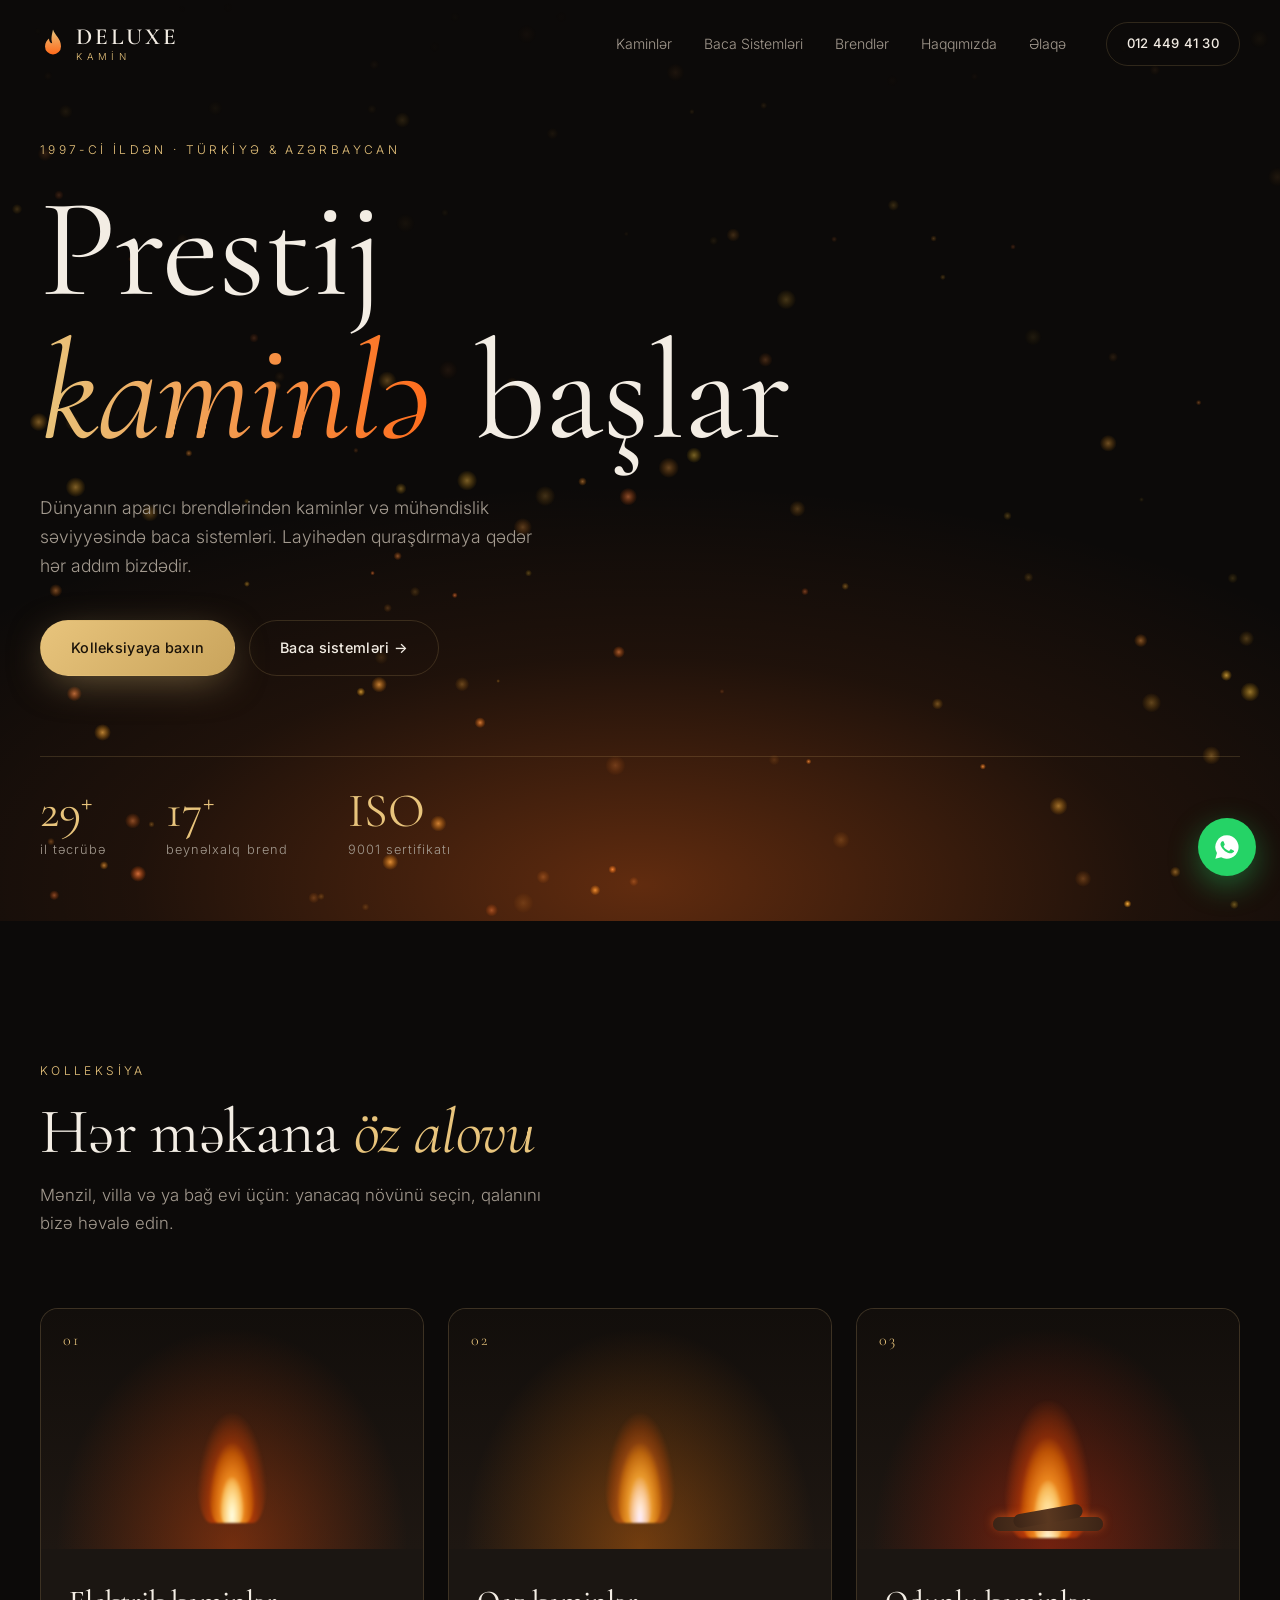
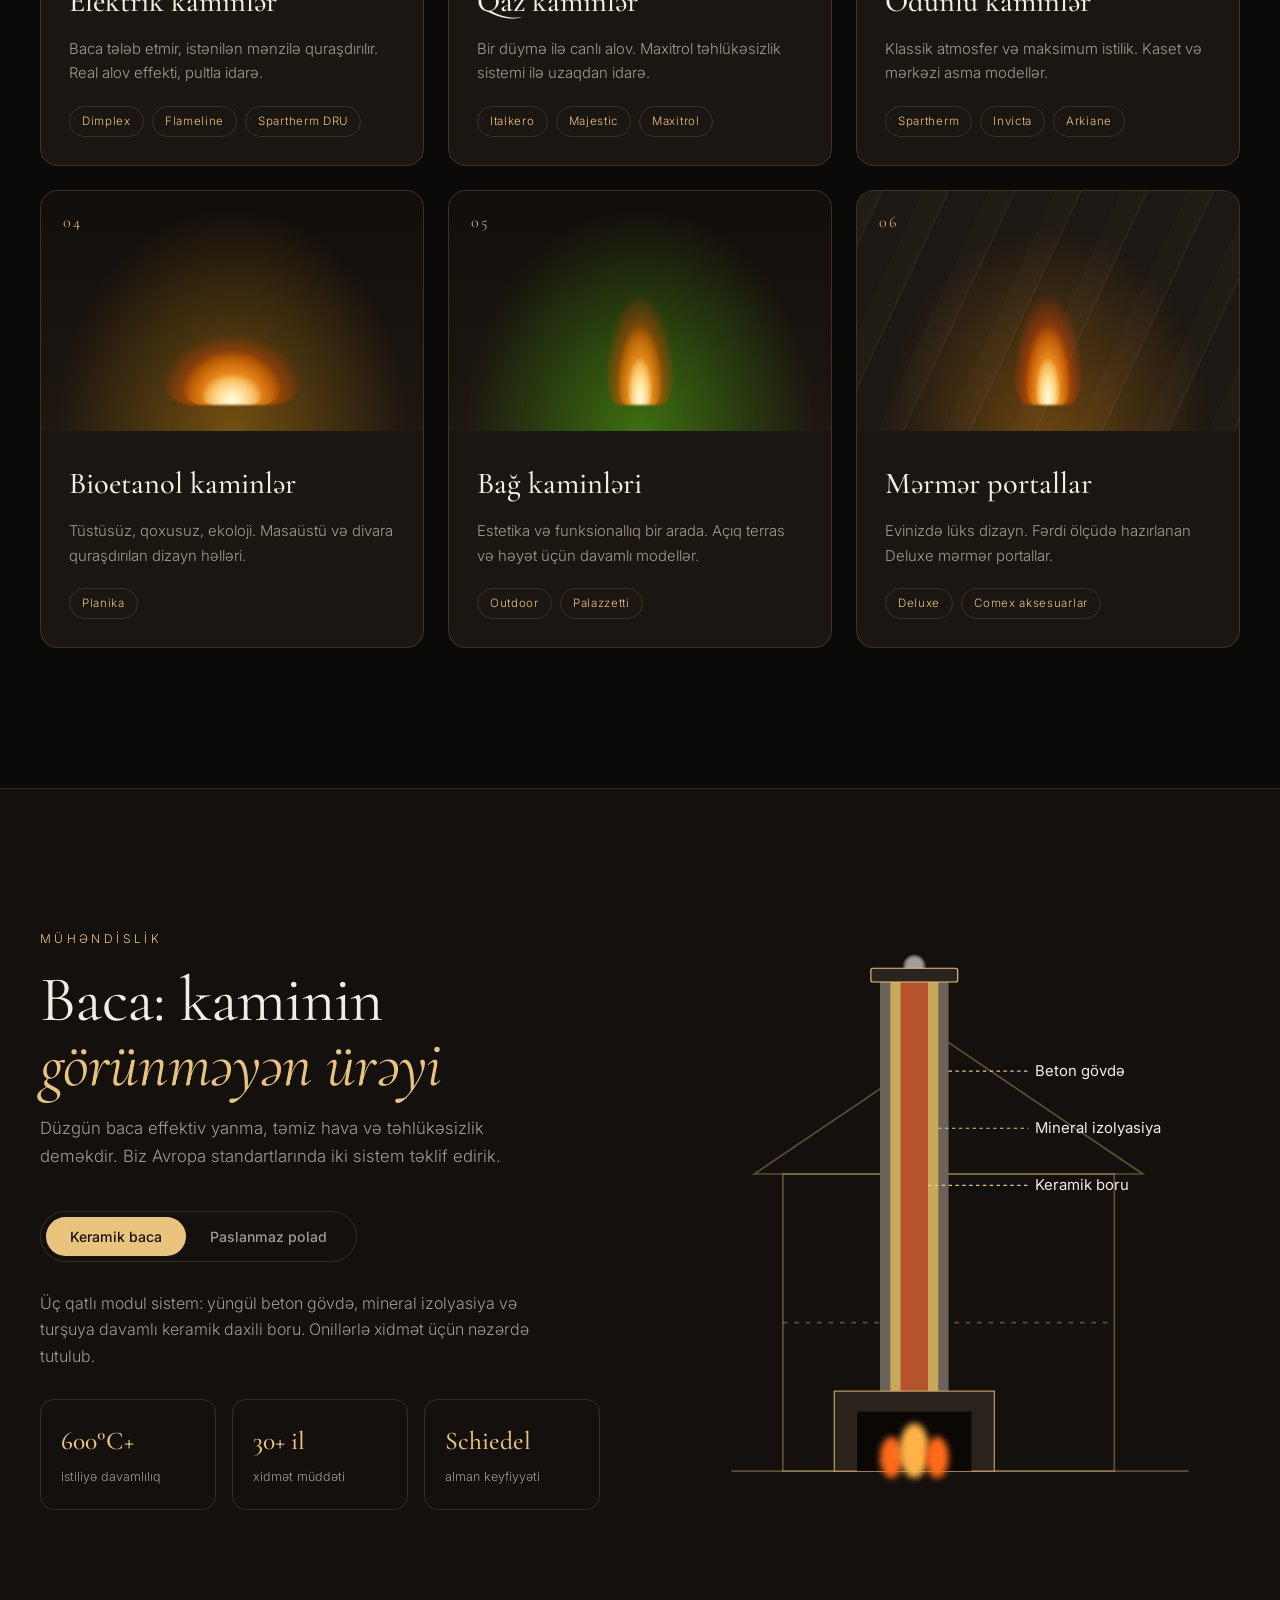
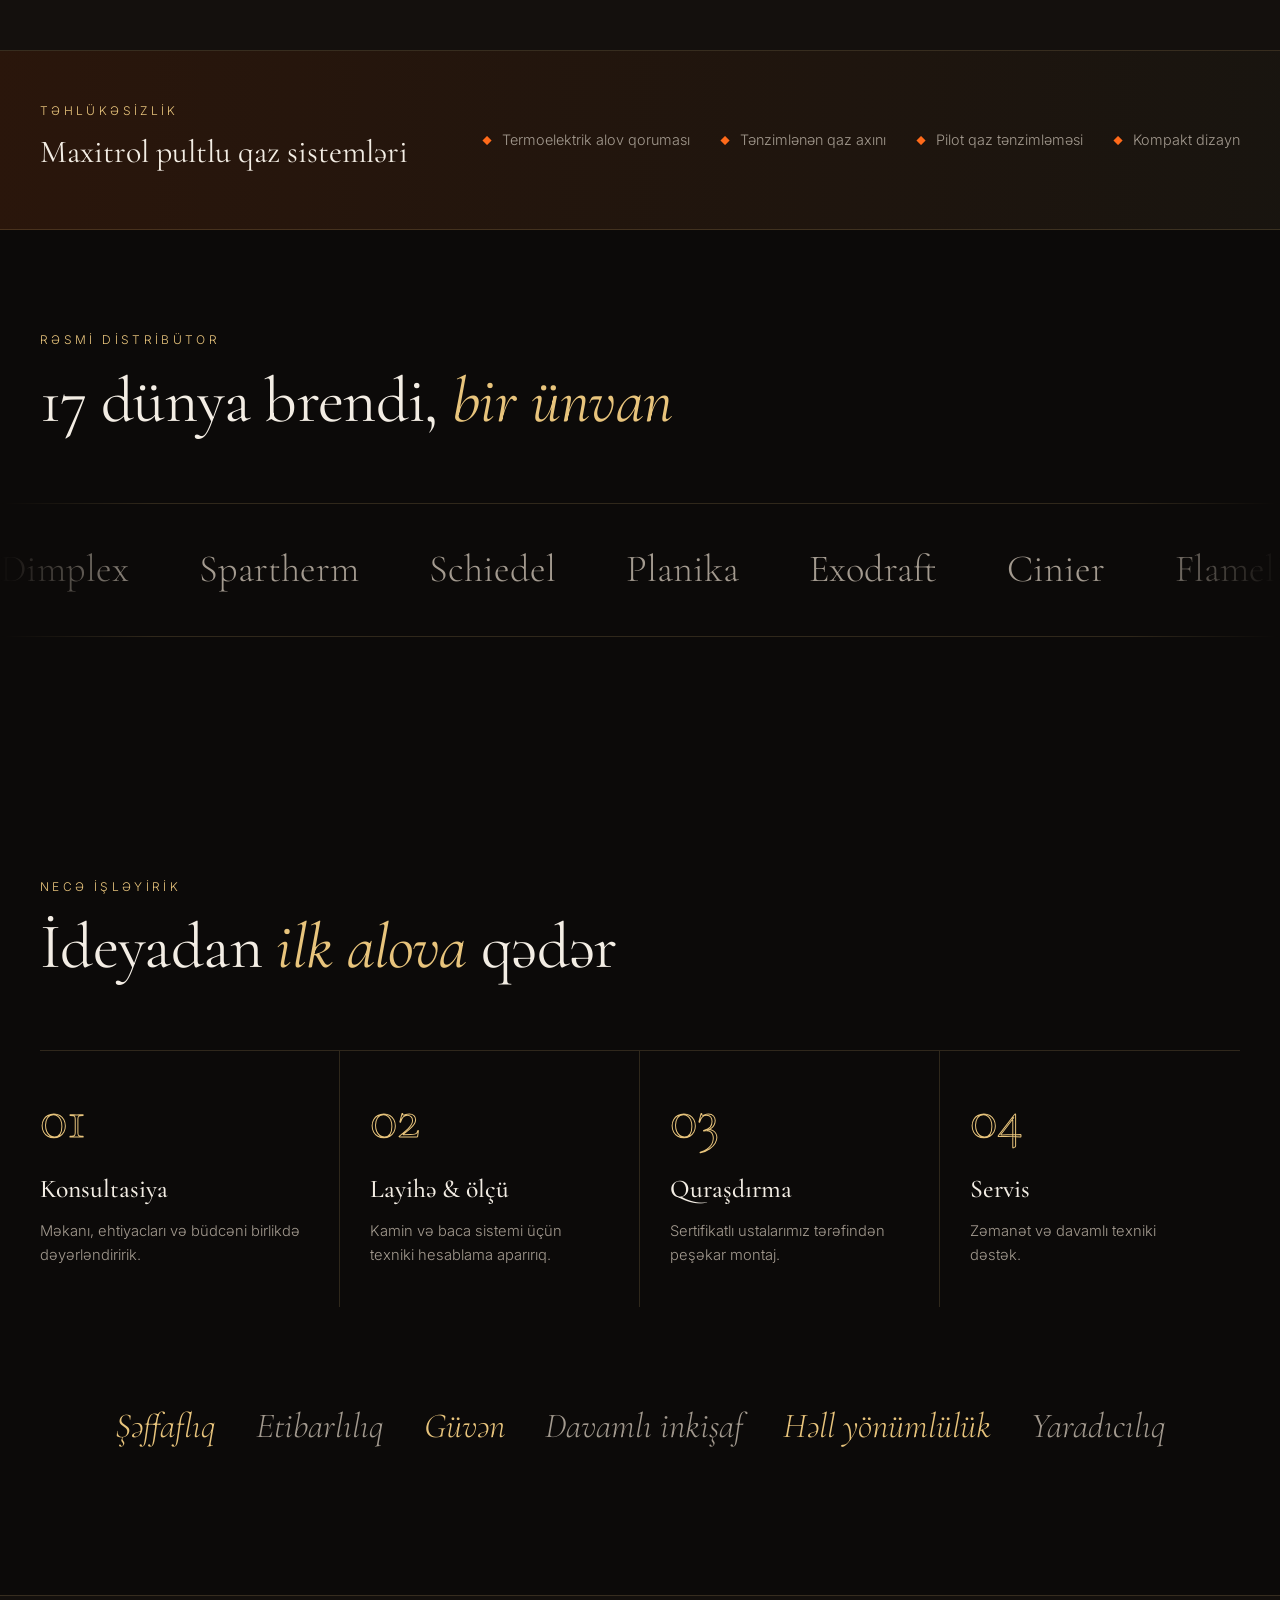
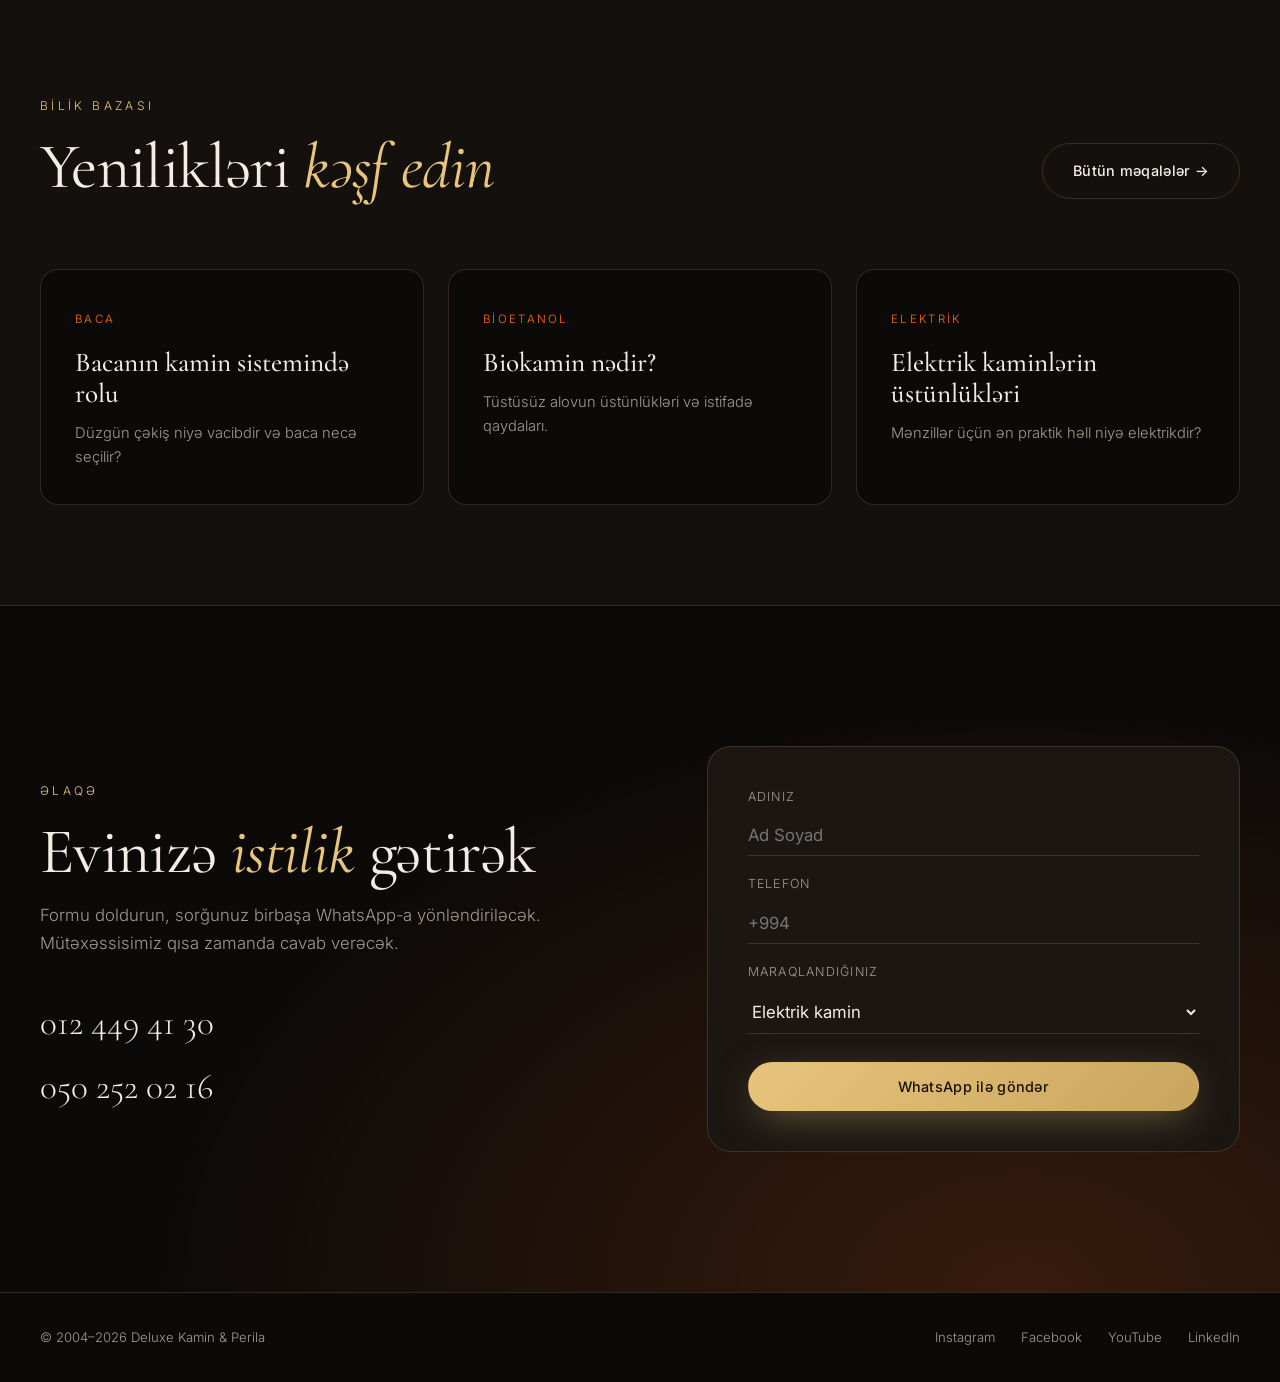
<file: version1/index.html>
<!DOCTYPE html>
<html lang="az">
<head>
  <meta charset="UTF-8">
  <meta name="viewport" content="width=device-width, initial-scale=1.0">
  <title>Deluxe Kamin — Prestij Kaminlə Başlar</title>
  <meta name="description" content="Deluxe Kamin: 1997-ci ildən elektrik, qaz, odunlu və bioetanol kaminlər, keramik və paslanmaz polad baca sistemləri. Bakı.">
  <link rel="preconnect" href="https://fonts.googleapis.com">
  <link rel="preconnect" href="https://fonts.gstatic.com" crossorigin>
  <link href="https://fonts.googleapis.com/css2?family=Cormorant+Garamond:ital,wght@0,400;0,500;0,600;1,400;1,500&family=Inter:wght@300;400;500;600&display=swap" rel="stylesheet">
  <link rel="stylesheet" href="style.css">
</head>
<body>

  <!-- HEADER -->
  <header class="header" id="header">
    <div class="container header__inner">
      <a href="#" class="logo" aria-label="Deluxe Kamin">
        <svg class="logo__mark" viewBox="0 0 32 40" aria-hidden="true">
          <path d="M16 2c2 7 10 11 10 21a10 10 0 0 1-20 0c0-5 3-8 5-10 0 4 2 6 4 6-2-6 0-12 1-17z" fill="url(#lg)"/>
          <defs><linearGradient id="lg" x1="0" y1="1" x2="0" y2="0"><stop offset="0" stop-color="#ff6a1a"/><stop offset="1" stop-color="#e8c47c"/></linearGradient></defs>
        </svg>
        <span class="logo__text"><b>DELUXE</b><small>KAMİN</small></span>
      </a>
      <nav class="nav" id="nav">
        <a href="#kaminler">Kaminlər</a>
        <a href="#baca">Baca Sistemləri</a>
        <a href="#brendler">Brendlər</a>
        <a href="#haqqimizda">Haqqımızda</a>
        <a href="#elaqe">Əlaqə</a>
      </nav>
      <a href="tel:+994124494130" class="btn btn--ghost header__cta">012 449 41 30</a>
      <button class="burger" id="burger" aria-label="Menyu"><span></span><span></span></button>
    </div>
  </header>

  <!-- HERO -->
  <section class="hero">
    <canvas id="embers" class="hero__canvas" aria-hidden="true"></canvas>
    <div class="hero__glow" aria-hidden="true"></div>
    <div class="container hero__inner">
      <p class="eyebrow reveal">1997-ci ildən · Türkiyə &amp; Azərbaycan</p>
      <h1 class="hero__title reveal">Prestij<br><em>kaminlə</em> başlar</h1>
      <p class="hero__lead reveal">Dünyanın aparıcı brendlərindən kaminlər və mühəndislik səviyyəsində baca sistemləri. Layihədən quraşdırmaya qədər hər addım bizdədir.</p>
      <div class="hero__actions reveal">
        <a href="#kaminler" class="btn btn--gold">Kolleksiyaya baxın</a>
        <a href="#baca" class="btn btn--line">Baca sistemləri →</a>
      </div>
    </div>
    <div class="hero__stats container">
      <div class="stat reveal"><b data-count="29">0</b><span>il təcrübə</span></div>
      <div class="stat reveal"><b data-count="17">0</b><span>beynəlxalq brend</span></div>
      <div class="stat reveal"><b>ISO</b><span>9001 sertifikatı</span></div>
    </div>
    <a href="#kaminler" class="scroll-hint" aria-label="Aşağı"><span></span></a>
  </section>

  <!-- KAMIN COLLECTION -->
  <section class="section" id="kaminler">
    <div class="container">
      <div class="section__head reveal">
        <p class="eyebrow">Kolleksiya</p>
        <h2 class="section__title">Hər məkana <em>öz alovu</em></h2>
        <p class="section__lead">Mənzil, villa və ya bağ evi üçün: yanacaq növünü seçin, qalanını bizə həvalə edin.</p>
      </div>

      <div class="cards">
        <article class="card reveal" style="--hue:18">
          <div class="card__visual">
            <div class="flame"><i></i><i></i><i></i></div>
            <span class="card__num">01</span>
          </div>
          <div class="card__body">
            <h3>Elektrik kaminlər</h3>
            <p>Baca tələb etmir, istənilən mənzilə quraşdırılır. Real alov effekti, pultla idarə.</p>
            <ul class="tags"><li>Dimplex</li><li>Flameline</li><li>Spartherm DRU</li></ul>
          </div>
        </article>

        <article class="card reveal" style="--hue:28">
          <div class="card__visual">
            <div class="flame flame--blue"><i></i><i></i><i></i></div>
            <span class="card__num">02</span>
          </div>
          <div class="card__body">
            <h3>Qaz kaminlər</h3>
            <p>Bir düymə ilə canlı alov. Maxitrol təhlükəsizlik sistemi ilə uzaqdan idarə.</p>
            <ul class="tags"><li>Italkero</li><li>Majestic</li><li>Maxitrol</li></ul>
          </div>
        </article>

        <article class="card reveal" style="--hue:10">
          <div class="card__visual">
            <div class="flame flame--big"><i></i><i></i><i></i></div>
            <div class="logs"></div>
            <span class="card__num">03</span>
          </div>
          <div class="card__body">
            <h3>Odunlu kaminlər</h3>
            <p>Klassik atmosfer və maksimum istilik. Kaset və mərkəzi asma modellər.</p>
            <ul class="tags"><li>Spartherm</li><li>Invicta</li><li>Arkiane</li></ul>
          </div>
        </article>

        <article class="card reveal" style="--hue:40">
          <div class="card__visual">
            <div class="flame flame--thin"><i></i><i></i><i></i></div>
            <span class="card__num">04</span>
          </div>
          <div class="card__body">
            <h3>Bioetanol kaminlər</h3>
            <p>Tüstüsüz, qoxusuz, ekoloji. Masaüstü və divara quraşdırılan dizayn həlləri.</p>
            <ul class="tags"><li>Planika</li></ul>
          </div>
        </article>

        <article class="card reveal" style="--hue:95">
          <div class="card__visual">
            <div class="flame"><i></i><i></i><i></i></div>
            <span class="card__num">05</span>
          </div>
          <div class="card__body">
            <h3>Bağ kaminləri</h3>
            <p>Estetika və funksionallıq bir arada. Açıq terras və həyət üçün davamlı modellər.</p>
            <ul class="tags"><li>Outdoor</li><li>Palazzetti</li></ul>
          </div>
        </article>

        <article class="card reveal" style="--hue:35">
          <div class="card__visual card__visual--marble">
            <div class="flame"><i></i><i></i><i></i></div>
            <span class="card__num">06</span>
          </div>
          <div class="card__body">
            <h3>Mərmər portallar</h3>
            <p>Evinizdə lüks dizayn. Fərdi ölçüdə hazırlanan Deluxe mərmər portallar.</p>
            <ul class="tags"><li>Deluxe</li><li>Comex aksesuarlar</li></ul>
          </div>
        </article>
      </div>
    </div>
  </section>

  <!-- BACA SYSTEMS -->
  <section class="section section--dark" id="baca">
    <div class="container baca">
      <div class="baca__text reveal">
        <p class="eyebrow">Mühəndislik</p>
        <h2 class="section__title">Baca: kaminin <em>görünməyən ürəyi</em></h2>
        <p class="section__lead">Düzgün baca effektiv yanma, təmiz hava və təhlükəsizlik deməkdir. Biz Avropa standartlarında iki sistem təklif edirik.</p>

        <div class="tabs" role="tablist">
          <button class="tab is-active" data-tab="ceramic" role="tab">Keramik baca</button>
          <button class="tab" data-tab="steel" role="tab">Paslanmaz polad</button>
        </div>

        <div class="tab-panel is-active" data-panel="ceramic">
          <p>Üç qatlı modul sistem: yüngül beton gövdə, mineral izolyasiya və turşuya davamlı keramik daxili boru. Onillərlə xidmət üçün nəzərdə tutulub.</p>
          <ul class="specs">
            <li><b>600°C+</b><span>istiliyə davamlılıq</span></li>
            <li><b>30+ il</b><span>xidmət müddəti</span></li>
            <li><b>Schiedel</b><span>alman keyfiyyəti</span></li>
          </ul>
        </div>
        <div class="tab-panel" data-panel="steel">
          <p>İkiqat divarlı, izolyasiyalı paslanmaz polad borular. Sürətli montaj, mövcud binalara sonradan quraşdırma üçün ideal.</p>
          <ul class="specs">
            <li><b>AISI 316L</b><span>paslanmaz polad</span></li>
            <li><b>1 gün</b><span>montaj müddəti</span></li>
            <li><b>Poujoulat</b><span>Therminox seriyası</span></li>
          </ul>
        </div>
      </div>

      <div class="baca__visual reveal">
        <svg id="chimney" class="chimney" viewBox="0 0 420 500" aria-label="Baca sisteminin kəsiyi">
          <!-- smoke -->
          <g class="smoke">
            <circle cx="170" cy="28" r="8"/><circle cx="170" cy="28" r="10"/><circle cx="170" cy="28" r="7"/><circle cx="170" cy="28" r="9"/>
          </g>
          <!-- house -->
          <polygon points="30,210 200,95 370,210" class="house-line"/>
          <rect x="55" y="210" width="290" height="260" class="house-line"/>
          <line x1="55" y1="340" x2="345" y2="340" class="house-line house-line--soft"/>
          <line x1="10" y1="470" x2="410" y2="470" class="house-line"/>
          <!-- chimney layers -->
          <rect x="140" y="40" width="60" height="365" class="ch-outer"/>
          <rect x="149" y="40" width="42" height="365" class="ch-insul"/>
          <rect x="158" y="40" width="24" height="365" class="ch-liner"/>
          <rect x="132" y="30" width="76" height="12" rx="2" class="ch-cap"/>
          <!-- fireplace -->
          <rect x="100" y="400" width="140" height="70" class="fp-body"/>
          <rect x="120" y="418" width="100" height="52" class="fp-opening"/>
          <g class="fp-fire">
            <ellipse cx="150" cy="458" rx="10" ry="18"/>
            <ellipse cx="170" cy="452" rx="13" ry="24"/>
            <ellipse cx="190" cy="458" rx="10" ry="18"/>
          </g>
          <!-- labels -->
          <g class="labels">
            <line x1="200" y1="120" x2="270" y2="120"/><text x="276" y="124" id="lbl1">Beton gövdə</text>
            <line x1="191" y1="170" x2="270" y2="170"/><text x="276" y="174" id="lbl2">Mineral izolyasiya</text>
            <line x1="182" y1="220" x2="270" y2="220"/><text x="276" y="224" id="lbl3">Keramik boru</text>
          </g>
        </svg>
      </div>
    </div>
  </section>

  <!-- MAXITROL / FEATURE BAND -->
  <section class="band">
    <div class="container band__inner reveal">
      <div>
        <p class="eyebrow">Təhlükəsizlik</p>
        <h3>Maxitrol pultlu qaz sistemləri</h3>
      </div>
      <ul class="band__list">
        <li>Termoelektrik alov qoruması</li>
        <li>Tənzimlənən qaz axını</li>
        <li>Pilot qaz tənzimləməsi</li>
        <li>Kompakt dizayn</li>
      </ul>
    </div>
  </section>

  <!-- BRANDS -->
  <section class="section section--tight" id="brendler">
    <div class="container section__head reveal">
      <p class="eyebrow">Rəsmi distribütor</p>
      <h2 class="section__title">17 dünya brendi, <em>bir ünvan</em></h2>
    </div>
    <div class="marquee" aria-label="Brendlər">
      <div class="marquee__track">
        <span>Dimplex</span><span>Spartherm</span><span>Schiedel</span><span>Planika</span><span>Exodraft</span><span>Cinier</span><span>Flameline</span><span>JC Bordelet</span><span>Invicta</span><span>Faber</span><span>Solinox</span><span>Maxitrol</span><span>Italkero</span><span>Totem</span><span>A Caminetti</span><span>Kratki</span><span>Comex</span>
      </div>
    </div>
  </section>

  <!-- PROCESS -->
  <section class="section" id="haqqimizda">
    <div class="container">
      <div class="section__head reveal">
        <p class="eyebrow">Necə işləyirik</p>
        <h2 class="section__title">İdeyadan <em>ilk alova</em> qədər</h2>
      </div>
      <ol class="steps">
        <li class="step reveal"><span>01</span><h4>Konsultasiya</h4><p>Məkanı, ehtiyacları və büdcəni birlikdə dəyərləndiririk.</p></li>
        <li class="step reveal"><span>02</span><h4>Layihə &amp; ölçü</h4><p>Kamin və baca sistemi üçün texniki hesablama aparırıq.</p></li>
        <li class="step reveal"><span>03</span><h4>Quraşdırma</h4><p>Sertifikatlı ustalarımız tərəfindən peşəkar montaj.</p></li>
        <li class="step reveal"><span>04</span><h4>Servis</h4><p>Zəmanət və davamlı texniki dəstək.</p></li>
      </ol>

      <div class="values reveal">
        <p>Şəffaflıq</p><p>Etibarlılıq</p><p>Güvən</p><p>Davamlı inkişaf</p><p>Həll yönümlülük</p><p>Yaradıcılıq</p>
      </div>
    </div>
  </section>

  <!-- BLOG -->
  <section class="section section--dark section--tight">
    <div class="container">
      <div class="section__head section__head--row reveal">
        <div>
          <p class="eyebrow">Bilik bazası</p>
          <h2 class="section__title">Yenilikləri <em>kəşf edin</em></h2>
        </div>
        <a href="#" class="btn btn--line">Bütün məqalələr →</a>
      </div>
      <div class="posts">
        <a href="#" class="post reveal"><span>Baca</span><h4>Bacanın kamin sistemində rolu</h4><p>Düzgün çəkiş niyə vacibdir və baca necə seçilir?</p></a>
        <a href="#" class="post reveal"><span>Bioetanol</span><h4>Biokamin nədir?</h4><p>Tüstüsüz alovun üstünlükləri və istifadə qaydaları.</p></a>
        <a href="#" class="post reveal"><span>Elektrik</span><h4>Elektrik kaminlərin üstünlükləri</h4><p>Mənzillər üçün ən praktik həll niyə elektrikdir?</p></a>
      </div>
    </div>
  </section>

  <!-- CONTACT -->
  <section class="section contact" id="elaqe">
    <div class="container contact__inner">
      <div class="reveal">
        <p class="eyebrow">Əlaqə</p>
        <h2 class="section__title">Evinizə <em>istilik</em> gətirək</h2>
        <p class="section__lead">Formu doldurun, sorğunuz birbaşa WhatsApp-a yönləndiriləcək. Mütəxəssisimiz qısa zamanda cavab verəcək.</p>
        <div class="contact__links">
          <a href="tel:+994124494130">012 449 41 30</a>
          <a href="tel:+994502520216">050 252 02 16</a>
        </div>
      </div>
      <form class="form reveal" id="leadForm">
        <label>Adınız<input name="name" required placeholder="Ad Soyad"></label>
        <label>Telefon<input name="phone" required type="tel" placeholder="+994"></label>
        <label>Maraqlandığınız
          <select name="interest">
            <option>Elektrik kamin</option><option>Qaz kamin</option><option>Odunlu kamin</option>
            <option>Bioetanol kamin</option><option>Baca sistemi</option><option>Mərmər portal</option>
          </select>
        </label>
        <button class="btn btn--gold" type="submit">WhatsApp ilə göndər</button>
      </form>
    </div>
  </section>

  <footer class="footer">
    <div class="container footer__inner">
      <span>© 2004–2026 Deluxe Kamin &amp; Perila</span>
      <nav>
        <a href="https://www.instagram.com/deluxe_kamin_perila_kovka" target="_blank" rel="noopener">Instagram</a>
        <a href="https://www.facebook.com/deluxekaminperilakovka" target="_blank" rel="noopener">Facebook</a>
        <a href="https://www.youtube.com/@deluxekaminperilakovka" target="_blank" rel="noopener">YouTube</a>
        <a href="https://www.linkedin.com/company/deluxekamin" target="_blank" rel="noopener">LinkedIn</a>
      </nav>
    </div>
  </footer>

  <a href="https://wa.me/994502520216" class="wa" target="_blank" rel="noopener" aria-label="WhatsApp">
    <svg viewBox="0 0 24 24"><path d="M12 2a10 10 0 0 0-8.6 15.1L2 22l5-1.3A10 10 0 1 0 12 2zm5.3 14.2c-.2.6-1.3 1.2-1.8 1.2-.5.1-1 .2-3.3-.7-2.8-1.1-4.5-4-4.7-4.2-.1-.2-1.1-1.5-1.1-2.8s.7-2 1-2.3c.2-.3.5-.3.7-.3h.5c.2 0 .4 0 .6.5l.8 2c.1.2.1.4 0 .5l-.4.6-.3.4c-.1.1-.3.3-.1.6.2.3.8 1.3 1.7 2.1 1.2 1 2.1 1.3 2.4 1.5.3.1.5.1.7-.1l.9-1.1c.2-.3.4-.2.7-.1l1.9.9c.3.1.5.2.5.3.1.2.1.7-.1 1.4z"/></svg>
  </a>

  <script src="script.js"></script>
</body>
</html>
</file>
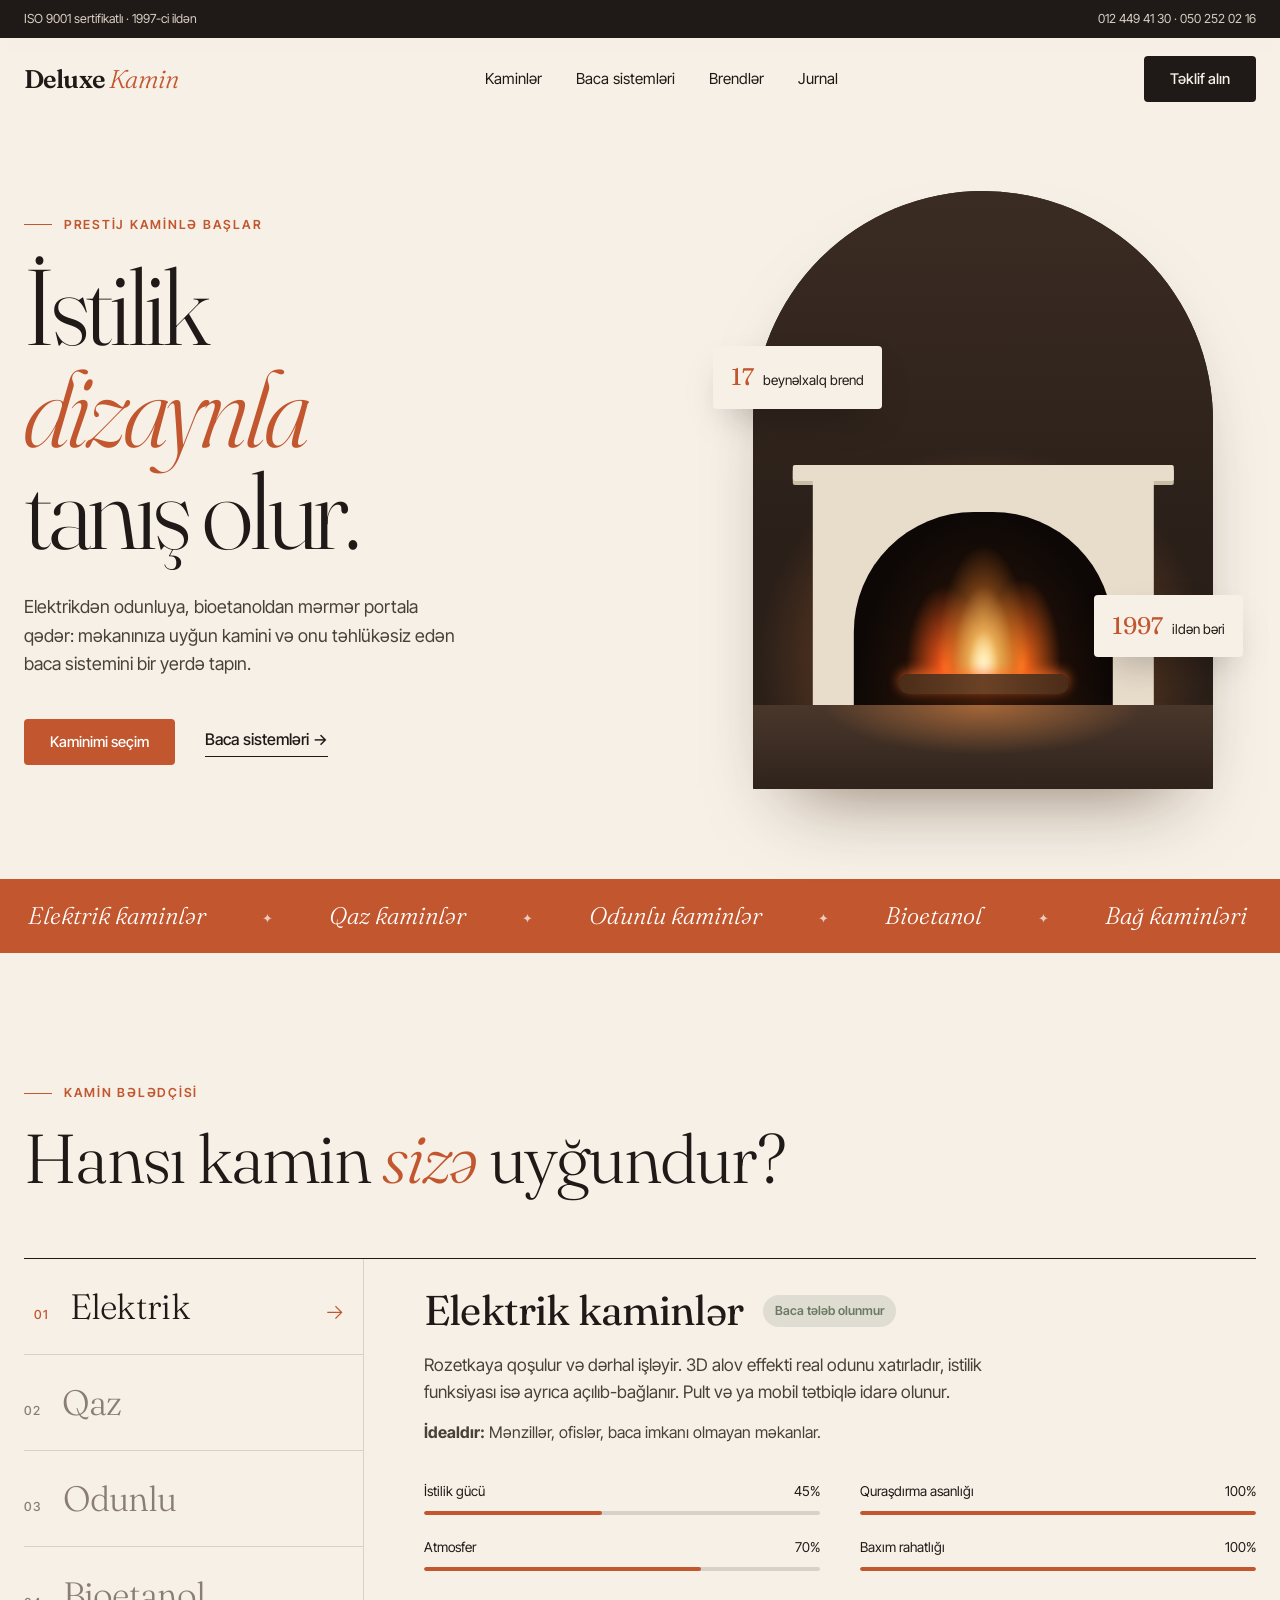
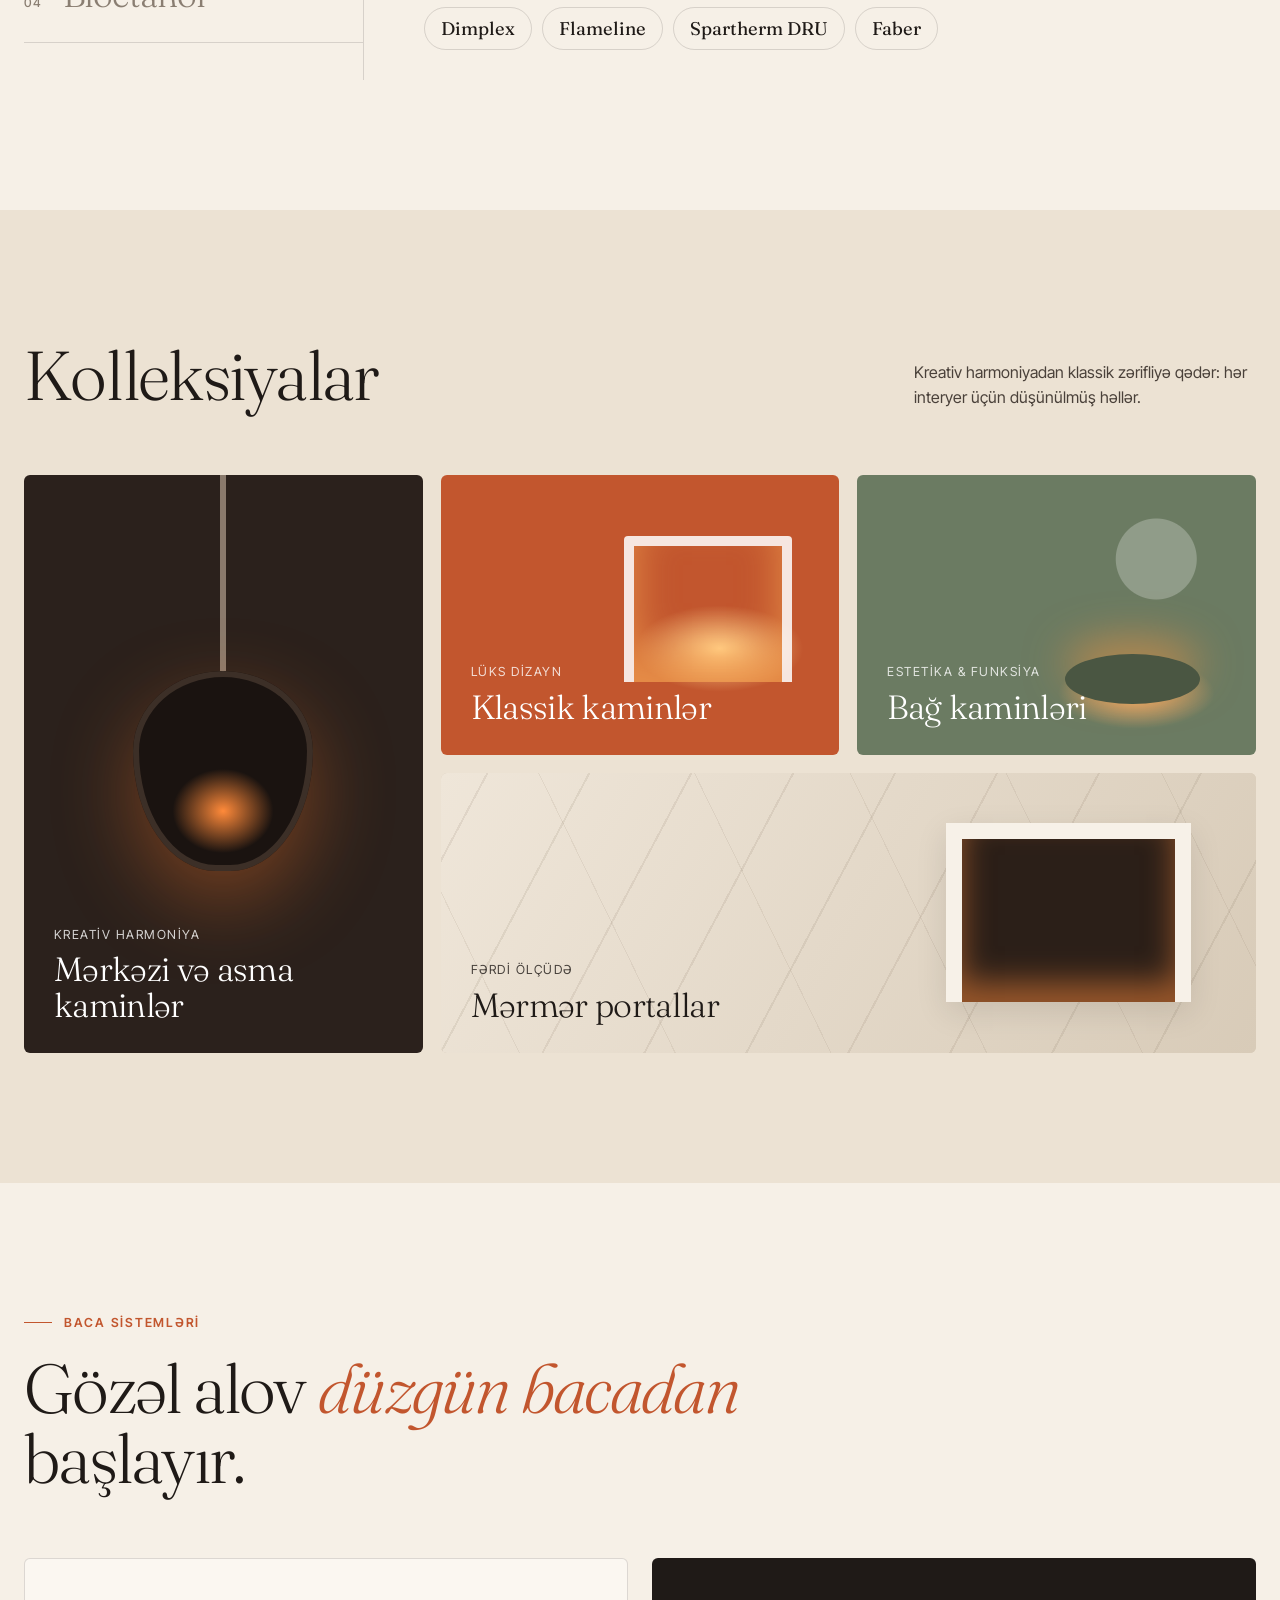
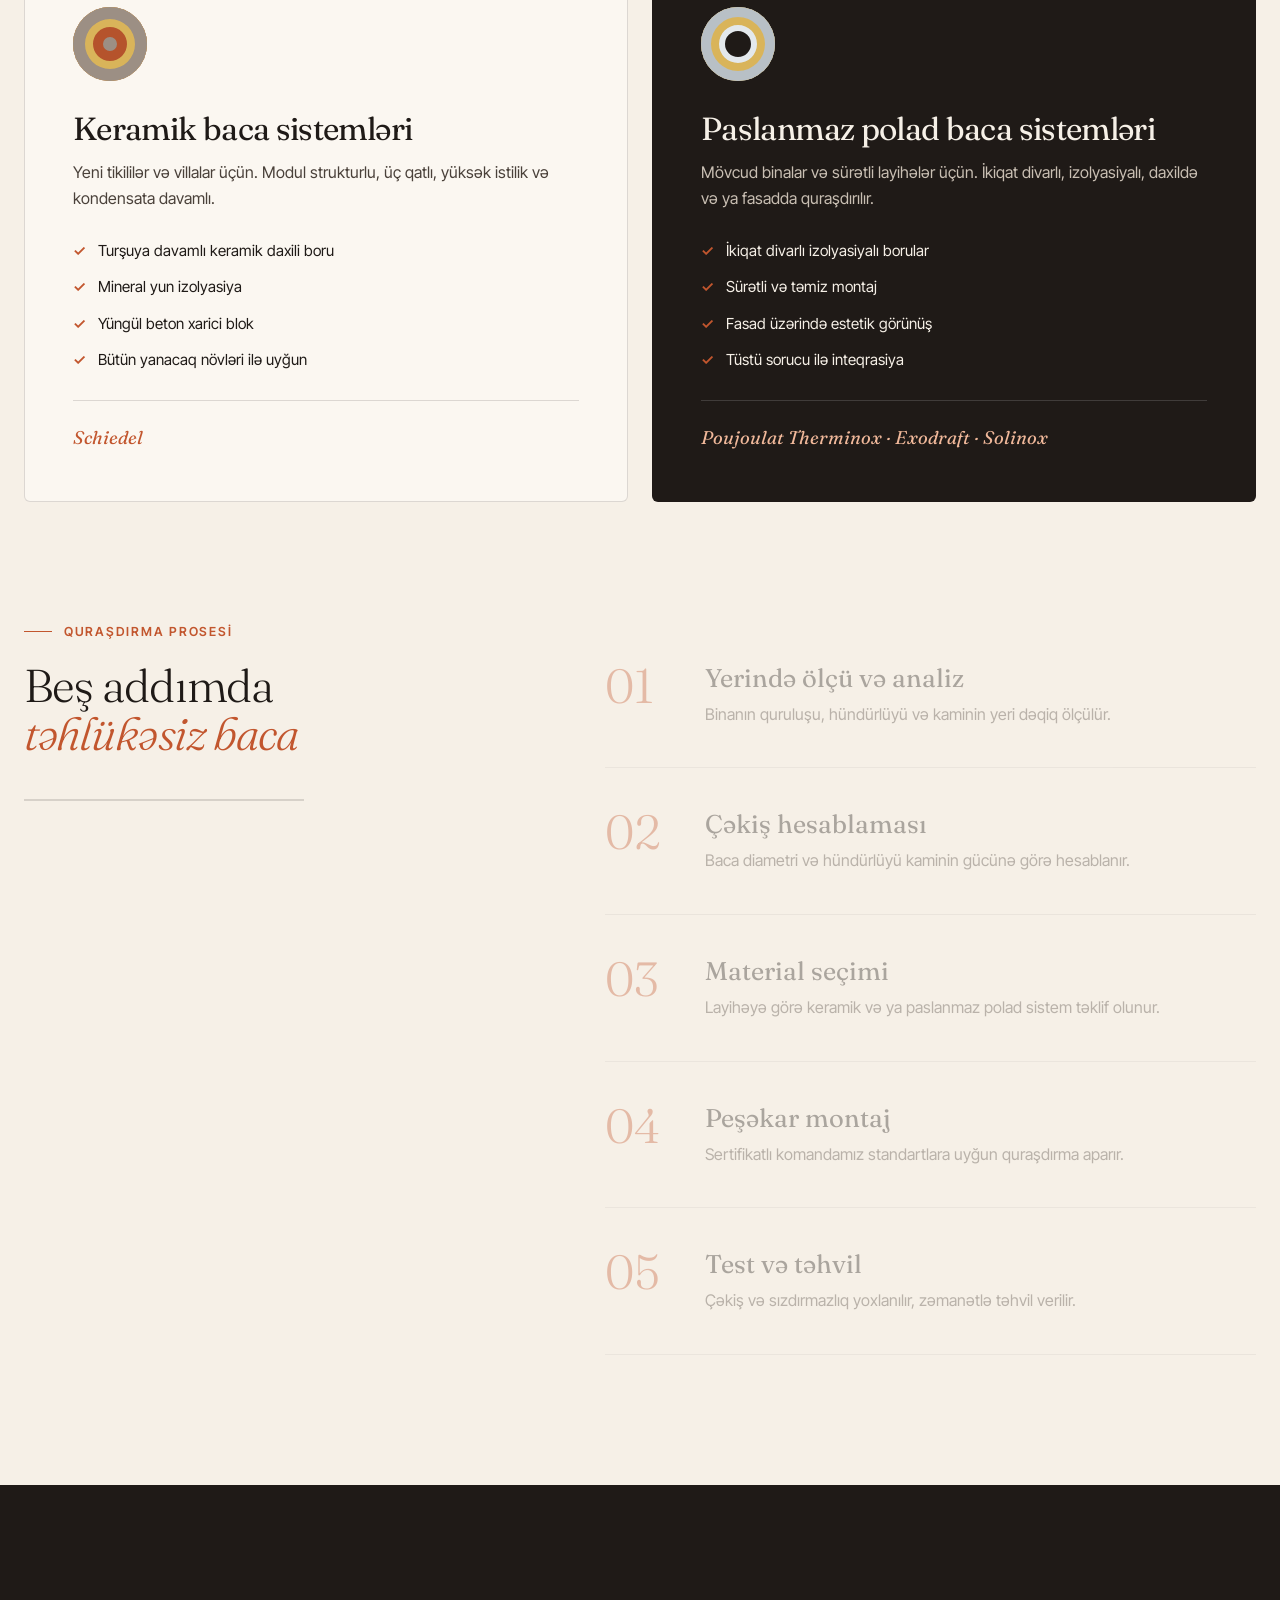
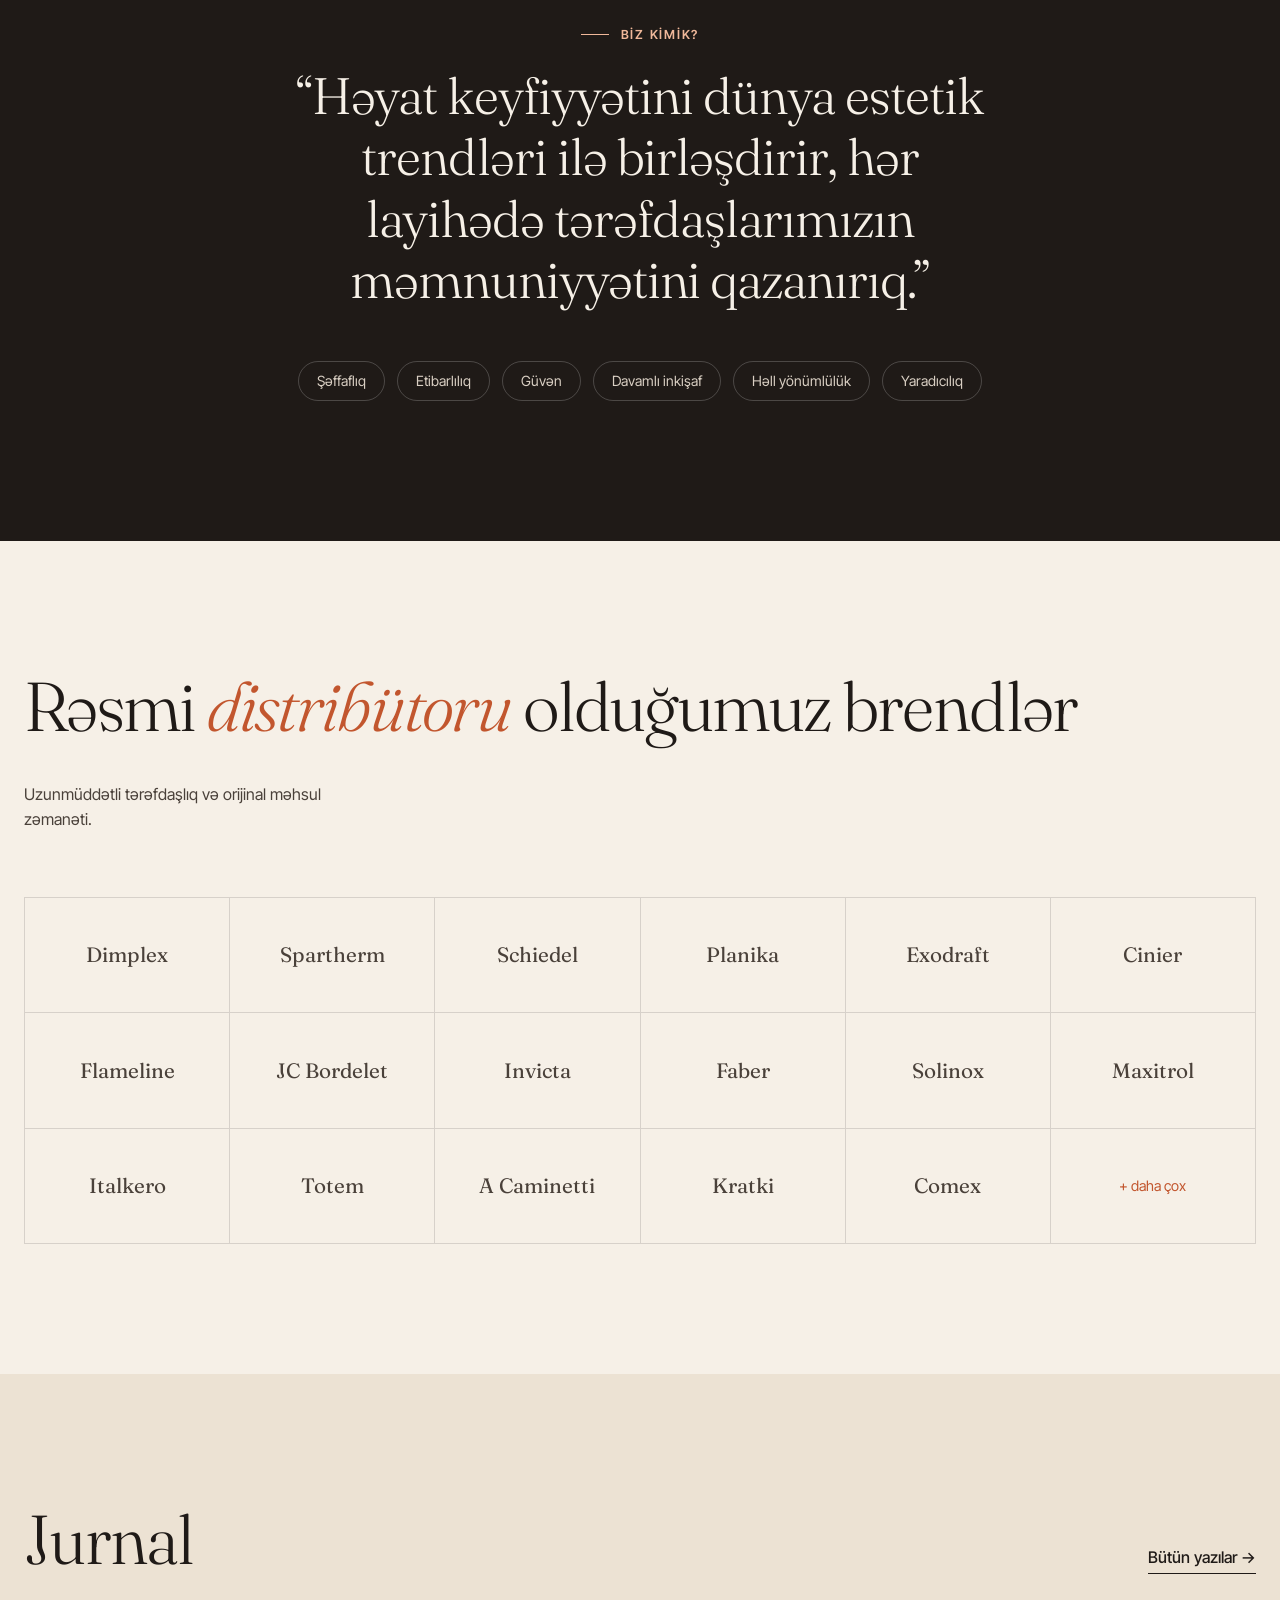
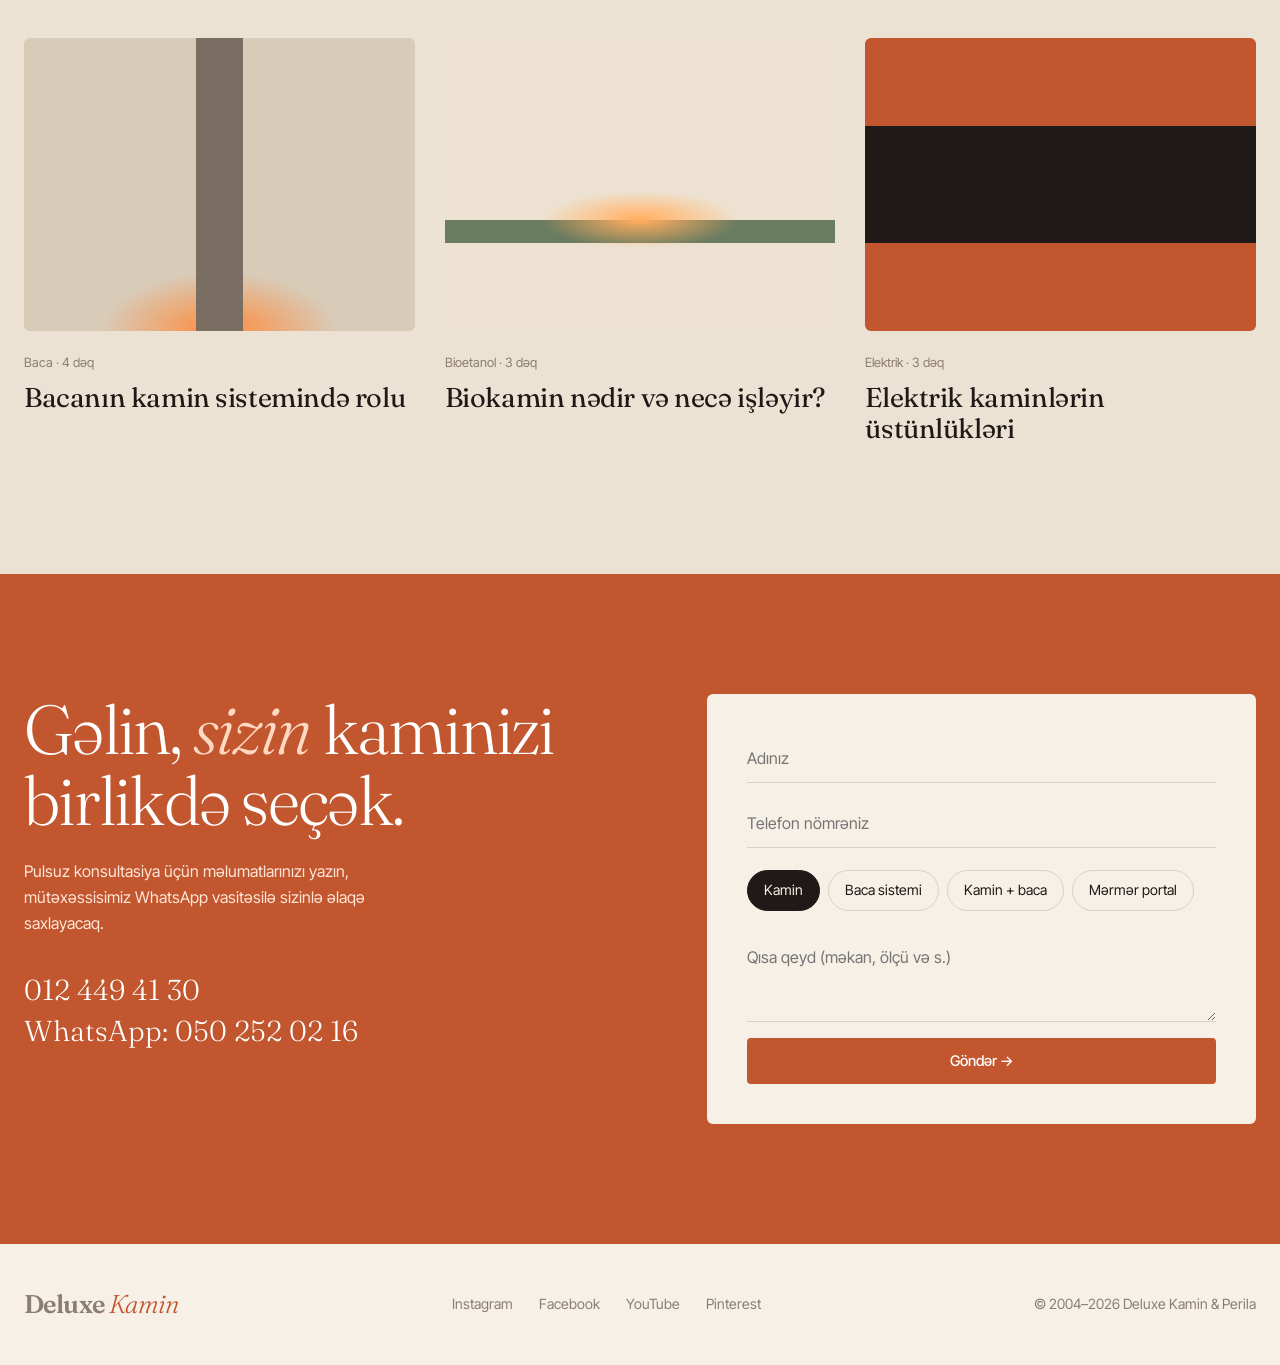
<file: version2/index.html>
<!DOCTYPE html>
<html lang="az">
<head>
  <meta charset="UTF-8">
  <meta name="viewport" content="width=device-width, initial-scale=1.0">
  <title>Deluxe Kamin — Kaminlər və Baca Sistemləri</title>
  <meta name="description" content="Elektrik, qaz, odunlu və bioetanol kaminlər, keramik və paslanmaz polad baca sistemləri. 1997-ci ildən Deluxe Kamin.">
  <link rel="preconnect" href="https://fonts.googleapis.com">
  <link rel="preconnect" href="https://fonts.gstatic.com" crossorigin>
  <link href="https://fonts.googleapis.com/css2?family=Fraunces:ital,opsz,wght@0,9..144,300;0,9..144,400;0,9..144,600;1,9..144,300;1,9..144,400&family=Inter+Tight:wght@400;500;600&display=swap" rel="stylesheet">
  <link rel="stylesheet" href="style.css">
</head>
<body>

  <div class="topbar">
    <div class="wrap topbar__inner">
      <span>ISO 9001 sertifikatlı · 1997-ci ildən</span>
      <span><a href="tel:+994124494130">012 449 41 30</a> · <a href="tel:+994502520216">050 252 02 16</a></span>
    </div>
  </div>

  <header class="header" id="header">
    <div class="wrap header__inner">
      <a href="#" class="logo">Deluxe<i>Kamin</i></a>
      <nav class="nav" id="nav">
        <a href="#secim">Kaminlər</a>
        <a href="#baca">Baca sistemləri</a>
        <a href="#brendler">Brendlər</a>
        <a href="#jurnal">Jurnal</a>
      </nav>
      <a href="#elaqe" class="btn btn--dark">Təklif alın</a>
      <button class="burger" id="burger" aria-label="Menyu">Menyu</button>
    </div>
  </header>

  <!-- HERO -->
  <section class="hero wrap">
    <div class="hero__text">
      <p class="kicker fade">Prestij kaminlə başlar</p>
      <h1 class="hero__title fade">İstilik<br><i>dizaynla</i><br>tanış olur.</h1>
      <p class="hero__lead fade">Elektrikdən odunluya, bioetanoldan mərmər portala qədər: məkanınıza uyğun kamini və onu təhlükəsiz edən baca sistemini bir yerdə tapın.</p>
      <div class="hero__actions fade">
        <a href="#secim" class="btn btn--terra">Kaminimi seçim</a>
        <a href="#baca" class="link-arrow">Baca sistemləri</a>
      </div>
    </div>

    <div class="hero__art fade" aria-hidden="true">
      <div class="arch">
        <div class="arch__wall"></div>
        <div class="fireplace">
          <div class="fireplace__mantel"></div>
          <div class="fireplace__box">
            <div class="fire">
              <span></span><span></span><span></span><span></span><span></span>
            </div>
            <div class="wood"></div>
          </div>
        </div>
        <div class="arch__floor"></div>
      </div>
      <div class="chip chip--a"><b>17</b> beynəlxalq brend</div>
      <div class="chip chip--b"><b>1997</b> ildən bəri</div>
    </div>
  </section>

  <div class="ticker" aria-hidden="true">
    <div class="ticker__track">
      <span>Elektrik kaminlər</span><span>Qaz kaminlər</span><span>Odunlu kaminlər</span><span>Bioetanol</span><span>Bağ kaminləri</span><span>Mərmər portal</span><span>Keramik baca</span><span>Paslanmaz polad baca</span>
      <span>Elektrik kaminlər</span><span>Qaz kaminlər</span><span>Odunlu kaminlər</span><span>Bioetanol</span><span>Bağ kaminləri</span><span>Mərmər portal</span><span>Keramik baca</span><span>Paslanmaz polad baca</span>
    </div>
  </div>

  <!-- FUEL SELECTOR -->
  <section class="section wrap" id="secim">
    <header class="section__head fade">
      <p class="kicker">Kamin bələdçisi</p>
      <h2 class="h2">Hansı kamin <i>sizə</i> uyğundur?</h2>
    </header>

    <div class="selector fade">
      <div class="selector__list" role="tablist">
        <button class="sel is-active" data-fuel="electric"><span>01</span>Elektrik</button>
        <button class="sel" data-fuel="gas"><span>02</span>Qaz</button>
        <button class="sel" data-fuel="wood"><span>03</span>Odunlu</button>
        <button class="sel" data-fuel="bio"><span>04</span>Bioetanol</button>
      </div>

      <div class="selector__panel" id="fuelPanel">
        <div class="panel__top">
          <h3 id="fTitle">Elektrik kaminlər</h3>
          <span class="badge" id="fChimney">Baca tələb olunmur</span>
        </div>
        <p id="fDesc"></p>
        <p class="panel__ideal"><b>İdealdır:</b> <span id="fIdeal"></span></p>
        <div class="bars" id="fBars"></div>
        <div class="panel__brands" id="fBrands"></div>
      </div>
    </div>
  </section>

  <!-- STYLES / COLLECTION -->
  <section class="section section--sand">
    <div class="wrap">
      <header class="section__head section__head--split fade">
        <h2 class="h2">Kolleksiyalar</h2>
        <p>Kreativ harmoniyadan klassik zərifliyə qədər: hər interyer üçün düşünülmüş həllər.</p>
      </header>
      <div class="collection">
        <a href="#" class="tile tile--lg fade" style="--c:#2b211c">
          <div class="tile__art tile__art--hanging"></div>
          <div class="tile__txt"><span>Kreativ harmoniya</span><h3>Mərkəzi və asma kaminlər</h3></div>
        </a>
        <a href="#" class="tile fade" style="--c:#c2562e">
          <div class="tile__art tile__art--classic"></div>
          <div class="tile__txt"><span>Lüks dizayn</span><h3>Klassik kaminlər</h3></div>
        </a>
        <a href="#" class="tile fade" style="--c:#6b7b62">
          <div class="tile__art tile__art--garden"></div>
          <div class="tile__txt"><span>Estetika &amp; funksiya</span><h3>Bağ kaminləri</h3></div>
        </a>
        <a href="#" class="tile tile--wide fade" style="--c:#d8cbb8">
          <div class="tile__art tile__art--marble"></div>
          <div class="tile__txt tile__txt--dark"><span>Fərdi ölçüdə</span><h3>Mərmər portallar</h3></div>
        </a>
      </div>
    </div>
  </section>

  <!-- BACA -->
  <section class="section wrap" id="baca">
    <header class="section__head fade">
      <p class="kicker">Baca sistemləri</p>
      <h2 class="h2">Gözəl alov <i>düzgün bacadan</i> başlayır.</h2>
    </header>

    <div class="compare">
      <article class="cmp fade">
        <div class="cmp__icon cmp__icon--ceramic"></div>
        <h3>Keramik baca sistemləri</h3>
        <p>Yeni tikililər və villalar üçün. Modul strukturlu, üç qatlı, yüksək istilik və kondensata davamlı.</p>
        <ul>
          <li>Turşuya davamlı keramik daxili boru</li>
          <li>Mineral yun izolyasiya</li>
          <li>Yüngül beton xarici blok</li>
          <li>Bütün yanacaq növləri ilə uyğun</li>
        </ul>
        <div class="cmp__brands">Schiedel</div>
      </article>
      <article class="cmp cmp--alt fade">
        <div class="cmp__icon cmp__icon--steel"></div>
        <h3>Paslanmaz polad baca sistemləri</h3>
        <p>Mövcud binalar və sürətli layihələr üçün. İkiqat divarlı, izolyasiyalı, daxildə və ya fasadda quraşdırılır.</p>
        <ul>
          <li>İkiqat divarlı izolyasiyalı borular</li>
          <li>Sürətli və təmiz montaj</li>
          <li>Fasad üzərində estetik görünüş</li>
          <li>Tüstü sorucu ilə inteqrasiya</li>
        </ul>
        <div class="cmp__brands">Poujoulat Therminox · Exodraft · Solinox</div>
      </article>
    </div>

    <div class="process">
      <div class="process__sticky fade">
        <p class="kicker">Quraşdırma prosesi</p>
        <h3 class="h3">Beş addımda<br><i>təhlükəsiz baca</i></h3>
        <div class="process__meter"><span id="meter"></span></div>
      </div>
      <ol class="process__steps" id="steps">
        <li class="pstep"><b>01</b><div><h4>Yerində ölçü və analiz</h4><p>Binanın quruluşu, hündürlüyü və kaminin yeri dəqiq ölçülür.</p></div></li>
        <li class="pstep"><b>02</b><div><h4>Çəkiş hesablaması</h4><p>Baca diametri və hündürlüyü kaminin gücünə görə hesablanır.</p></div></li>
        <li class="pstep"><b>03</b><div><h4>Material seçimi</h4><p>Layihəyə görə keramik və ya paslanmaz polad sistem təklif olunur.</p></div></li>
        <li class="pstep"><b>04</b><div><h4>Peşəkar montaj</h4><p>Sertifikatlı komandamız standartlara uyğun quraşdırma aparır.</p></div></li>
        <li class="pstep"><b>05</b><div><h4>Test və təhvil</h4><p>Çəkiş və sızdırmazlıq yoxlanılır, zəmanətlə təhvil verilir.</p></div></li>
      </ol>
    </div>
  </section>

  <!-- MISSION -->
  <section class="mission">
    <div class="wrap fade">
      <p class="kicker kicker--light">Biz kimik?</p>
      <blockquote>“Həyat keyfiyyətini dünya estetik trendləri ilə birləşdirir, hər layihədə tərəfdaşlarımızın məmnuniyyətini qazanırıq.”</blockquote>
      <div class="mission__values">
        <span>Şəffaflıq</span><span>Etibarlılıq</span><span>Güvən</span><span>Davamlı inkişaf</span><span>Həll yönümlülük</span><span>Yaradıcılıq</span>
      </div>
    </div>
  </section>

  <!-- BRANDS -->
  <section class="section wrap" id="brendler">
    <header class="section__head section__head--split fade">
      <h2 class="h2">Rəsmi <i>distribütoru</i> olduğumuz brendlər</h2>
      <p>Uzunmüddətli tərəfdaşlıq və orijinal məhsul zəmanəti.</p>
    </header>
    <div class="brands fade">
      <span>Dimplex</span><span>Spartherm</span><span>Schiedel</span><span>Planika</span><span>Exodraft</span><span>Cinier</span>
      <span>Flameline</span><span>JC Bordelet</span><span>Invicta</span><span>Faber</span><span>Solinox</span><span>Maxitrol</span>
      <span>Italkero</span><span>Totem</span><span>A Caminetti</span><span>Kratki</span><span>Comex</span><span class="brands__more">+ daha çox</span>
    </div>
  </section>

  <!-- JOURNAL -->
  <section class="section section--sand" id="jurnal">
    <div class="wrap">
      <header class="section__head section__head--split fade">
        <h2 class="h2">Jurnal</h2>
        <a href="#" class="link-arrow">Bütün yazılar</a>
      </header>
      <div class="journal">
        <a href="#" class="entry fade"><div class="entry__art entry__art--1"></div><span>Baca · 4 dəq</span><h3>Bacanın kamin sistemində rolu</h3></a>
        <a href="#" class="entry fade"><div class="entry__art entry__art--2"></div><span>Bioetanol · 3 dəq</span><h3>Biokamin nədir və necə işləyir?</h3></a>
        <a href="#" class="entry fade"><div class="entry__art entry__art--3"></div><span>Elektrik · 3 dəq</span><h3>Elektrik kaminlərin üstünlükləri</h3></a>
      </div>
    </div>
  </section>

  <!-- CONTACT -->
  <section class="contact" id="elaqe">
    <div class="wrap contact__inner">
      <div class="fade">
        <h2 class="h2">Gəlin, <i>sizin</i> kaminizi<br>birlikdə seçək.</h2>
        <p class="contact__lead">Pulsuz konsultasiya üçün məlumatlarınızı yazın, mütəxəssisimiz WhatsApp vasitəsilə sizinlə əlaqə saxlayacaq.</p>
        <div class="contact__phones">
          <a href="tel:+994124494130">012 449 41 30</a>
          <a href="https://wa.me/994502520216" target="_blank" rel="noopener">WhatsApp: 050 252 02 16</a>
        </div>
      </div>
      <form class="form fade" id="leadForm">
        <input name="name" placeholder="Adınız" required>
        <input name="phone" type="tel" placeholder="Telefon nömrəniz" required>
        <div class="chips" id="interest">
          <label><input type="radio" name="interest" value="Kamin" checked><span>Kamin</span></label>
          <label><input type="radio" name="interest" value="Baca sistemi"><span>Baca sistemi</span></label>
          <label><input type="radio" name="interest" value="Kamin + baca"><span>Kamin + baca</span></label>
          <label><input type="radio" name="interest" value="Mərmər portal"><span>Mərmər portal</span></label>
        </div>
        <textarea name="note" rows="3" placeholder="Qısa qeyd (məkan, ölçü və s.)"></textarea>
        <button class="btn btn--terra" type="submit">Göndər →</button>
      </form>
    </div>
  </section>

  <footer class="footer wrap">
    <a href="#" class="logo">Deluxe<i>Kamin</i></a>
    <nav>
      <a href="https://www.instagram.com/deluxe_kamin_perila_kovka" target="_blank" rel="noopener">Instagram</a>
      <a href="https://www.facebook.com/deluxekaminperilakovka" target="_blank" rel="noopener">Facebook</a>
      <a href="https://www.youtube.com/@deluxekaminperilakovka" target="_blank" rel="noopener">YouTube</a>
      <a href="https://www.pinterest.com/deluxe_kamin_perila_kovka" target="_blank" rel="noopener">Pinterest</a>
    </nav>
    <span>© 2004–2026 Deluxe Kamin &amp; Perila</span>
  </footer>

  <script src="script.js"></script>
</body>
</html>
</file>
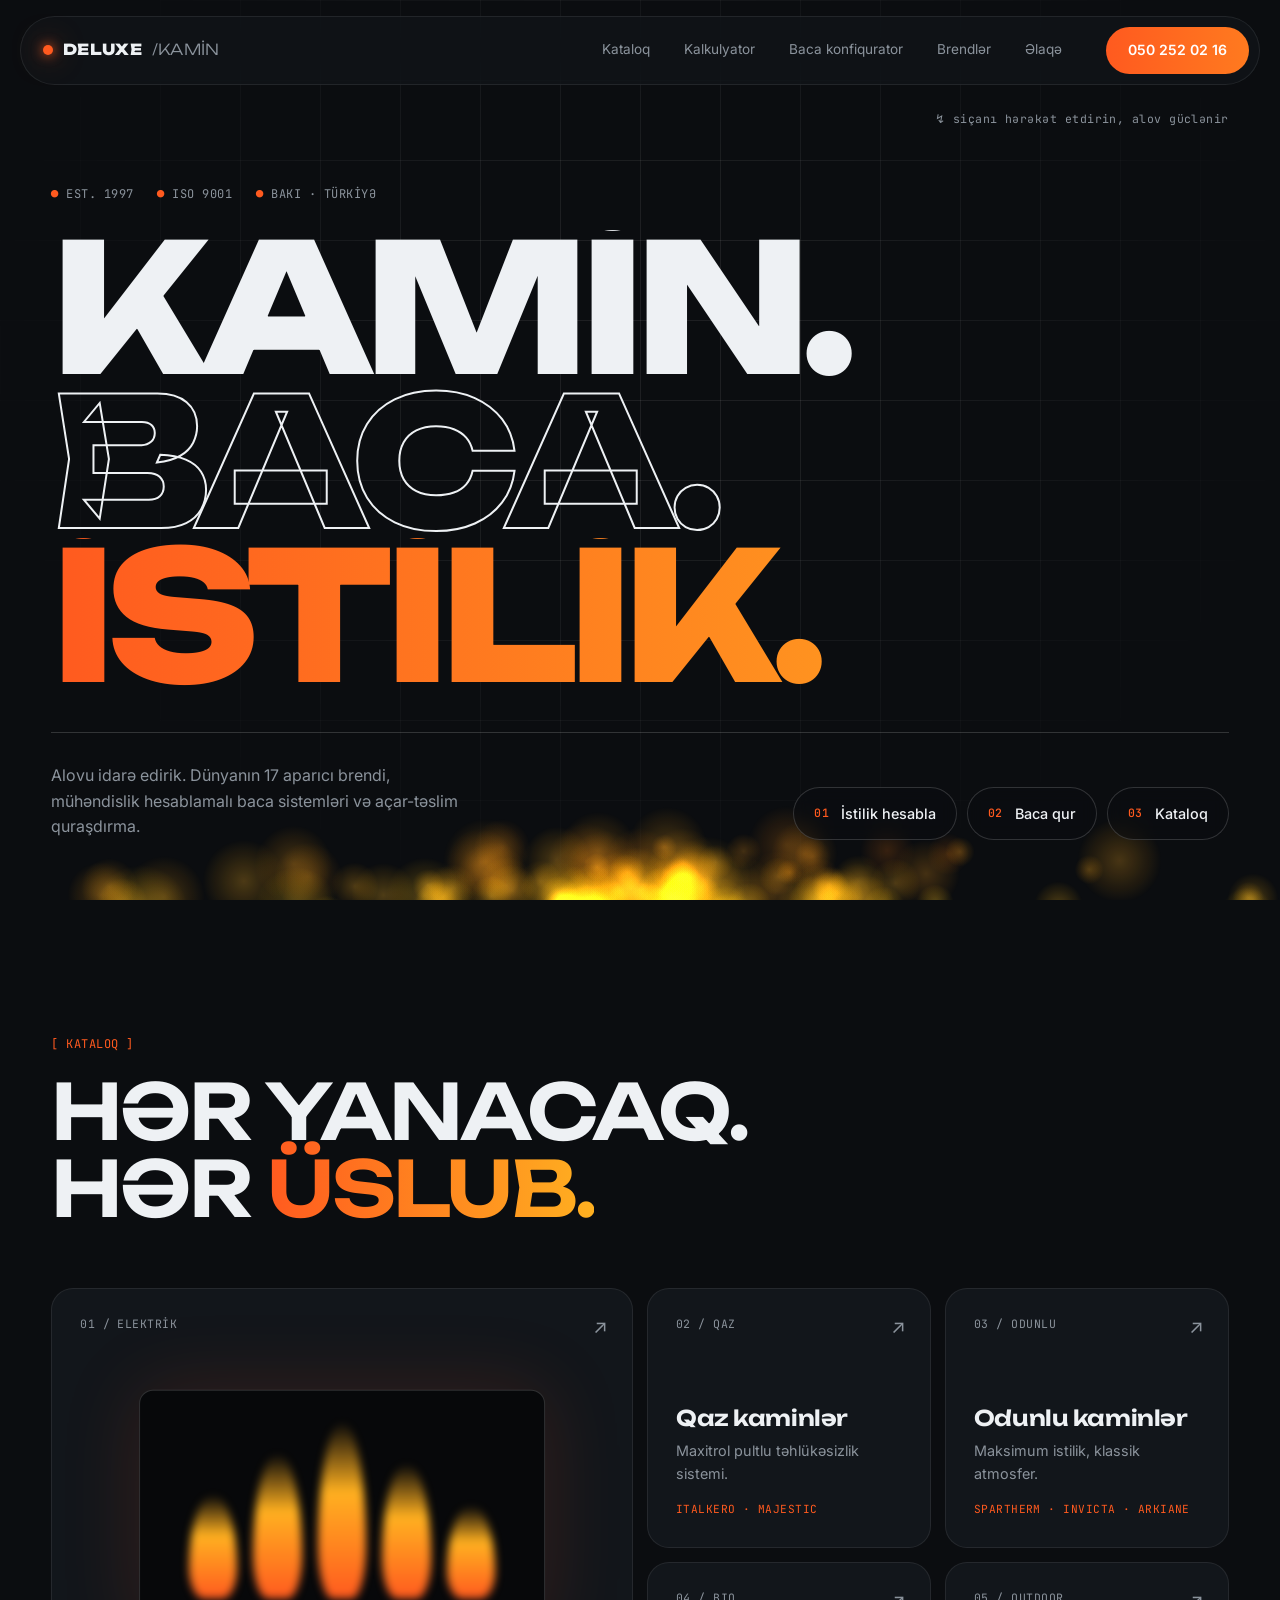
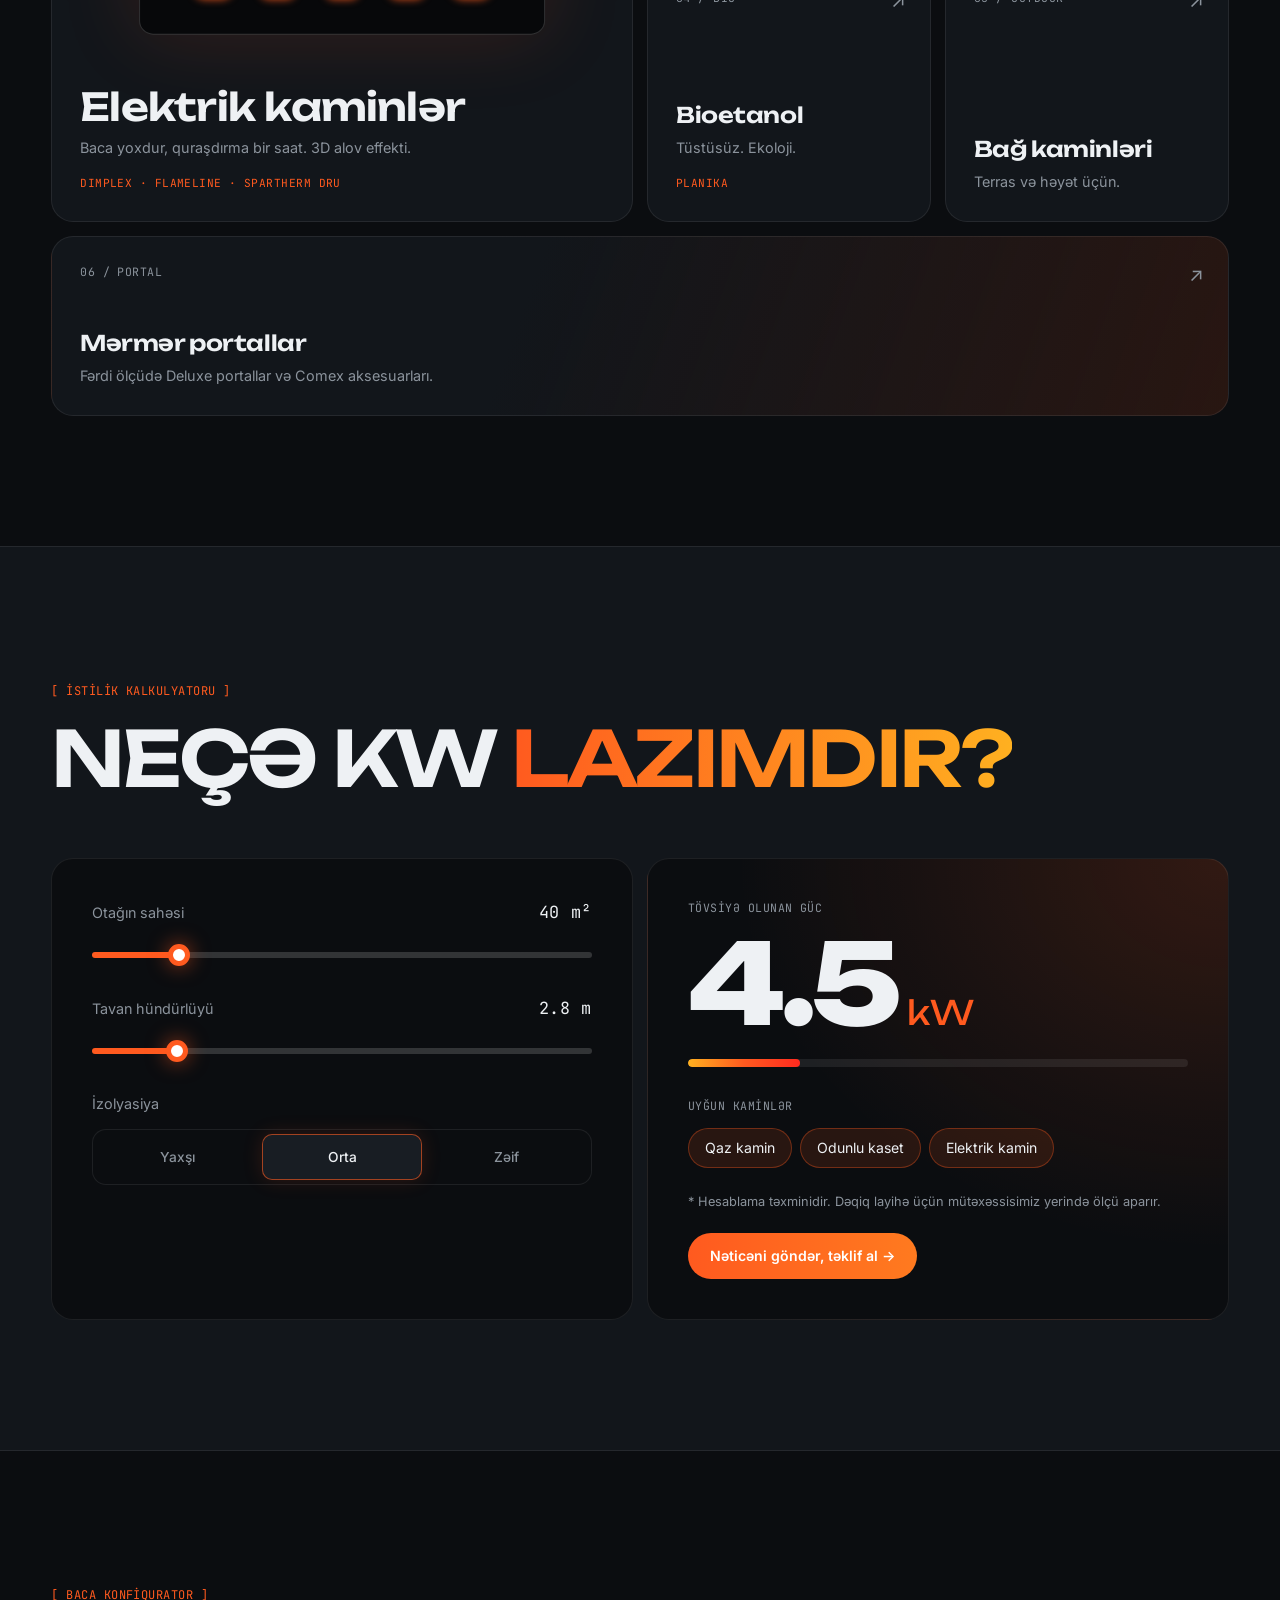
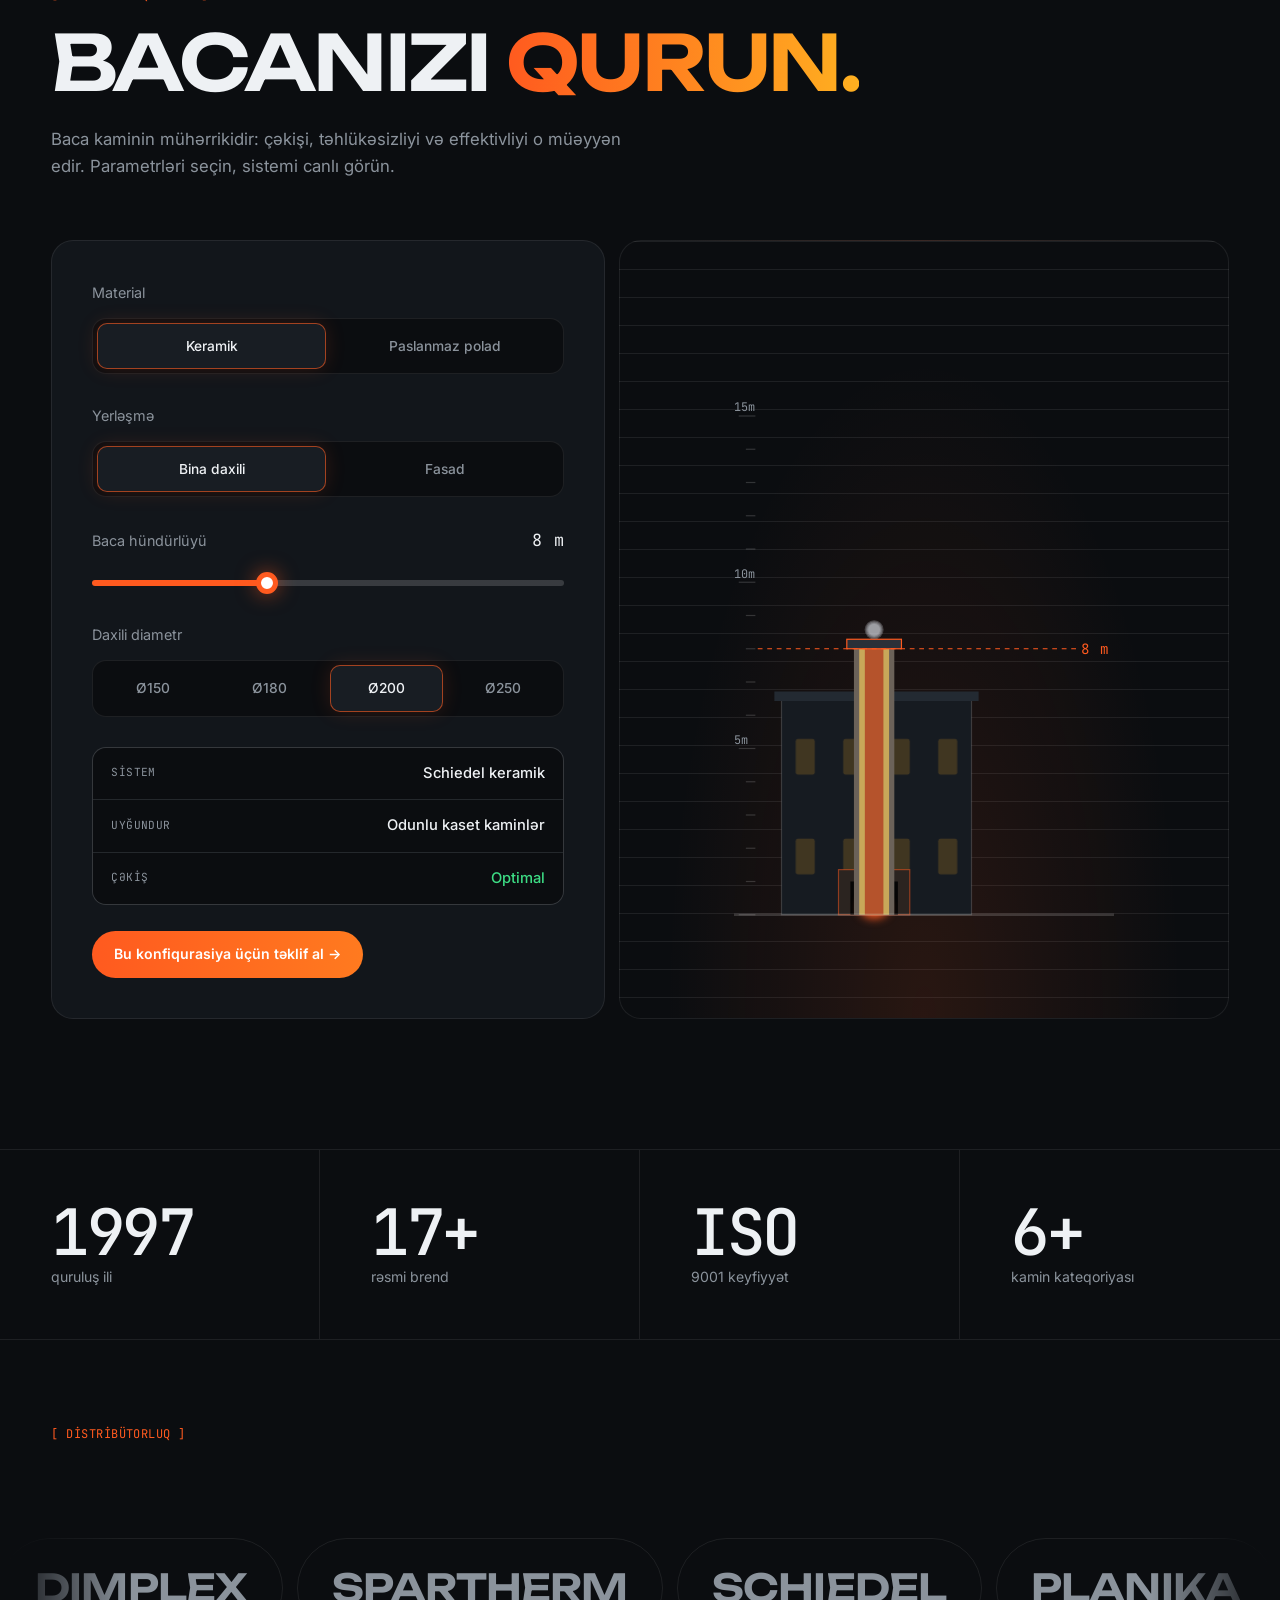
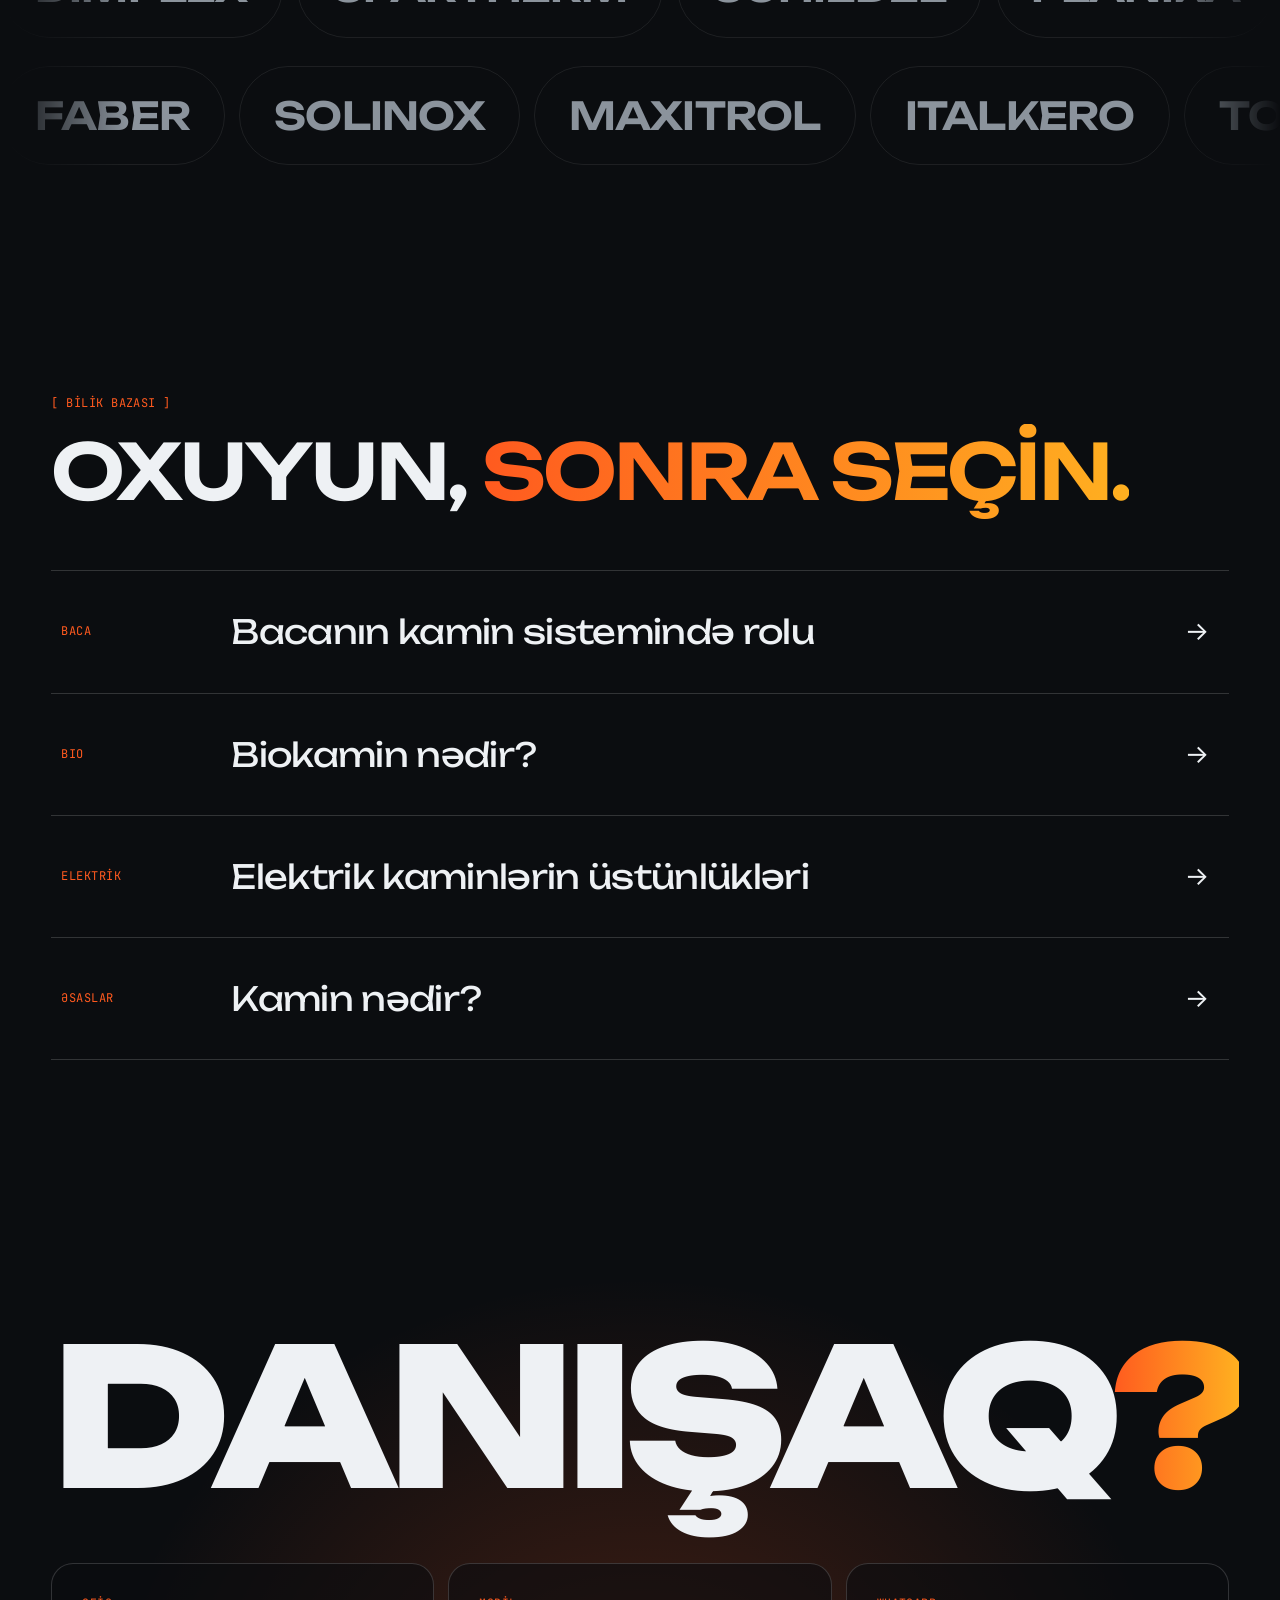
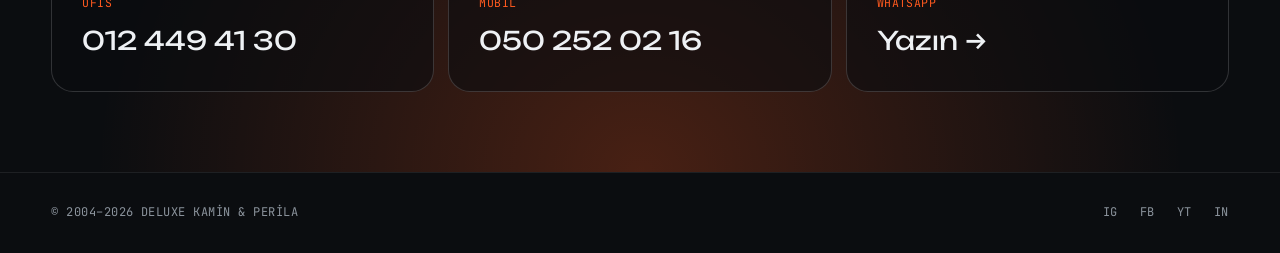
<file: version3/index.html>
<!DOCTYPE html>
<html lang="az">
<head>
  <meta charset="UTF-8">
  <meta name="viewport" content="width=device-width, initial-scale=1.0">
  <title>Deluxe Kamin — Heat Lab</title>
  <meta name="description" content="Kamin və baca sistemləri: istilik kalkulyatoru, baca konfiqurator və 17 dünya brendi. Deluxe Kamin, 1997-ci ildən.">
  <link rel="preconnect" href="https://fonts.googleapis.com">
  <link rel="preconnect" href="https://fonts.gstatic.com" crossorigin>
  <link href="https://fonts.googleapis.com/css2?family=Unbounded:wght@300;400;600;800&family=Inter:wght@400;500;600&family=JetBrains+Mono:wght@400;500&display=swap" rel="stylesheet">
  <link rel="stylesheet" href="style.css">
</head>
<body>

  <header class="hdr" id="hdr">
    <a href="#" class="brand"><span class="brand__dot"></span>DELUXE<b>/KAMİN</b></a>
    <nav class="menu" id="menu">
      <a href="#katalog">Kataloq</a>
      <a href="#kalkulyator">Kalkulyator</a>
      <a href="#baca">Baca konfiqurator</a>
      <a href="#brendler">Brendlər</a>
      <a href="#elaqe">Əlaqə</a>
    </nav>
    <a href="tel:+994502520216" class="pill pill--fire">050 252 02 16</a>
    <button class="menu-btn" id="menuBtn" aria-label="Menyu"><span></span><span></span><span></span></button>
  </header>

  <!-- HERO -->
  <section class="hero" id="hero">
    <canvas id="fire" class="hero__fire" aria-hidden="true"></canvas>
    <div class="hero__grid" aria-hidden="true"></div>
    <div class="hero__content">
      <div class="hero__meta mono"><span>EST. 1997</span><span>ISO 9001</span><span>BAKI · TÜRKİYƏ</span></div>
      <h1 class="hero__title">
        <span class="line">KAMİN.</span>
        <span class="line line--stroke">BACA.</span>
        <span class="line line--fire">İSTİLİK.</span>
      </h1>
      <div class="hero__bottom">
        <p>Alovu idarə edirik. Dünyanın 17 aparıcı brendi, mühəndislik hesablamalı baca sistemləri və açar-təslim quraşdırma.</p>
        <div class="hero__links">
          <a href="#kalkulyator" class="qlink"><span class="mono">01</span>İstilik hesabla</a>
          <a href="#baca" class="qlink"><span class="mono">02</span>Baca qur</a>
          <a href="#katalog" class="qlink"><span class="mono">03</span>Kataloq</a>
        </div>
      </div>
    </div>
    <p class="hero__hint mono">↯ siçanı hərəkət etdirin, alov güclənir</p>
  </section>

  <!-- BENTO CATALOG -->
  <section class="sec" id="katalog">
    <div class="sec__head">
      <span class="tag mono">[ KATALOQ ]</span>
      <h2 class="h2">Hər yanacaq.<br>Hər <span class="fire-text">üslub.</span></h2>
    </div>
    <div class="bento">
      <a href="#" class="bx bx--a up">
        <span class="bx__n mono">01 / ELEKTRİK</span>
        <div class="bx__art bx__art--electric"><i></i><i></i><i></i><i></i><i></i></div>
        <h3>Elektrik kaminlər</h3>
        <p>Baca yoxdur, quraşdırma bir saat. 3D alov effekti.</p>
        <span class="bx__brands mono">DIMPLEX · FLAMELINE · SPARTHERM DRU</span>
      </a>
      <a href="#" class="bx bx--b up">
        <span class="bx__n mono">02 / QAZ</span>
        <h3>Qaz kaminlər</h3>
        <p>Maxitrol pultlu təhlükəsizlik sistemi.</p>
        <span class="bx__brands mono">ITALKERO · MAJESTIC</span>
      </a>
      <a href="#" class="bx bx--c up">
        <span class="bx__n mono">03 / ODUNLU</span>
        <h3>Odunlu kaminlər</h3>
        <p>Maksimum istilik, klassik atmosfer.</p>
        <span class="bx__brands mono">SPARTHERM · INVICTA · ARKIANE</span>
      </a>
      <a href="#" class="bx bx--d up">
        <span class="bx__n mono">04 / BIO</span>
        <h3>Bioetanol</h3>
        <p>Tüstüsüz. Ekoloji.</p>
        <span class="bx__brands mono">PLANIKA</span>
      </a>
      <a href="#" class="bx bx--e up">
        <span class="bx__n mono">05 / OUTDOOR</span>
        <h3>Bağ kaminləri</h3>
        <p>Terras və həyət üçün.</p>
      </a>
      <a href="#" class="bx bx--f up">
        <span class="bx__n mono">06 / PORTAL</span>
        <h3>Mərmər portallar</h3>
        <p>Fərdi ölçüdə Deluxe portallar və Comex aksesuarları.</p>
      </a>
    </div>
  </section>

  <!-- CALCULATOR -->
  <section class="sec sec--panel" id="kalkulyator">
    <div class="sec__head">
      <span class="tag mono">[ İSTİLİK KALKULYATORU ]</span>
      <h2 class="h2">Neçə kW <span class="fire-text">lazımdır?</span></h2>
    </div>
    <div class="calc up">
      <div class="calc__controls">
        <div class="field">
          <div class="field__top"><label for="area">Otağın sahəsi</label><output class="mono" id="areaOut">40 m²</output></div>
          <input type="range" id="area" min="10" max="200" value="40" step="5">
        </div>
        <div class="field">
          <div class="field__top"><label for="height">Tavan hündürlüyü</label><output class="mono" id="heightOut">2.8 m</output></div>
          <input type="range" id="height" min="2.4" max="5" value="2.8" step="0.1">
        </div>
        <div class="field">
          <div class="field__top"><label>İzolyasiya</label></div>
          <div class="seg" id="insul">
            <button data-k="0.8">Yaxşı</button>
            <button data-k="1" class="is-on">Orta</button>
            <button data-k="1.25">Zəif</button>
          </div>
        </div>
      </div>
      <div class="calc__result">
        <span class="mono calc__label">TÖVSİYƏ OLUNAN GÜC</span>
        <div class="calc__value"><span id="kw">4.5</span><small>kW</small></div>
        <div class="gauge"><span id="gauge"></span></div>
        <p class="mono calc__label">UYĞUN KAMİNLƏR</p>
        <div class="calc__recs" id="recs"></div>
        <p class="calc__note">* Hesablama təxminidir. Dəqiq layihə üçün mütəxəssisimiz yerində ölçü aparır.</p>
        <button class="pill pill--fire" id="calcSend">Nəticəni göndər, təklif al →</button>
      </div>
    </div>
  </section>

  <!-- BACA CONFIGURATOR -->
  <section class="sec" id="baca">
    <div class="sec__head">
      <span class="tag mono">[ BACA KONFİQURATOR ]</span>
      <h2 class="h2">Bacanızı <span class="fire-text">qurun.</span></h2>
      <p class="sec__lead">Baca kaminin mühərrikidir: çəkişi, təhlükəsizliyi və effektivliyi o müəyyən edir. Parametrləri seçin, sistemi canlı görün.</p>
    </div>

    <div class="cfg up">
      <div class="cfg__controls">
        <div class="field">
          <div class="field__top"><label>Material</label></div>
          <div class="seg" id="mat">
            <button data-v="ceramic" class="is-on">Keramik</button>
            <button data-v="steel">Paslanmaz polad</button>
          </div>
        </div>
        <div class="field">
          <div class="field__top"><label>Yerləşmə</label></div>
          <div class="seg" id="loc">
            <button data-v="inside" class="is-on">Bina daxili</button>
            <button data-v="facade">Fasad</button>
          </div>
        </div>
        <div class="field">
          <div class="field__top"><label for="chH">Baca hündürlüyü</label><output class="mono" id="chHOut">8 m</output></div>
          <input type="range" id="chH" min="4" max="15" value="8" step="0.5">
        </div>
        <div class="field">
          <div class="field__top"><label>Daxili diametr</label></div>
          <div class="seg seg--4" id="dia">
            <button data-v="150">Ø150</button>
            <button data-v="180">Ø180</button>
            <button data-v="200" class="is-on">Ø200</button>
            <button data-v="250">Ø250</button>
          </div>
        </div>

        <div class="cfg__summary">
          <div><span class="mono">SİSTEM</span><b id="sSys">Schiedel keramik</b></div>
          <div><span class="mono">UYĞUNDUR</span><b id="sFit">Odunlu kaset kaminlər</b></div>
          <div class="cfg__status" id="sStatus"><span class="mono">ÇƏKİŞ</span><b>Optimal</b></div>
        </div>
        <button class="pill pill--fire" id="cfgSend">Bu konfiqurasiya üçün təklif al →</button>
      </div>

      <div class="cfg__stage">
        <svg id="cfgSvg" viewBox="0 0 320 520" class="cfg__svg" aria-label="Baca vizualizasiyası">
          <defs>
            <pattern id="win" width="40" height="84" patternUnits="userSpaceOnUse" patternTransform="translate(0 80)">
              <rect x="12" y="20" width="16" height="30" rx="2" class="win"/>
            </pattern>
          </defs>
          <!-- ruler -->
          <g id="ruler" class="ruler"></g>
          <!-- building -->
          <rect id="bld" x="40" y="300" width="160" height="200" class="bld"/>
          <rect id="bldWin" x="40" y="300" width="160" height="200" fill="url(#win)"/>
          <rect id="roof" x="34" y="294" width="172" height="8" class="roof"/>
          <!-- fireplace + connector -->
          <rect x="88" y="462" width="60" height="38" class="fp"/>
          <rect x="98" y="472" width="40" height="28" class="fp-in"/>
          <ellipse cx="118" cy="494" rx="12" ry="9" class="fp-glow"/>
          <rect id="pipe" x="140" y="446" width="80" height="10" class="pipe"/>
          <!-- chimney -->
          <rect id="cOuter" class="c-outer"/>
          <rect id="cInsul" class="c-insul"/>
          <rect id="cLiner" class="c-liner"/>
          <rect id="cCap" class="c-cap"/>
          <g id="smoke" class="smoke"><circle r="6"/><circle r="7"/><circle r="5"/><circle r="8"/></g>
          <!-- height marker -->
          <line id="mk" x1="0" x2="290" class="marker"/>
          <text id="mkTxt" x="292" class="marker-txt mono">8 m</text>
          <line x1="0" y1="500" x2="320" y2="500" class="ground"/>
        </svg>
      </div>
    </div>
  </section>

  <!-- STATS -->
  <section class="stats">
    <div class="stat up"><b class="mono" data-to="1997" data-plain>0</b><span>quruluş ili</span></div>
    <div class="stat up"><b class="mono" data-to="17">0</b><span>rəsmi brend</span></div>
    <div class="stat up"><b class="mono">ISO</b><span>9001 keyfiyyət</span></div>
    <div class="stat up"><b class="mono" data-to="6">0</b><span>kamin kateqoriyası</span></div>
  </section>

  <!-- BRANDS -->
  <section class="sec sec--tight" id="brendler">
    <div class="sec__head"><span class="tag mono">[ DİSTRİBÜTORLUQ ]</span></div>
    <div class="rail"><div class="rail__track">
      <span>DIMPLEX</span><span>SPARTHERM</span><span>SCHIEDEL</span><span>PLANIKA</span><span>EXODRAFT</span><span>CINIER</span><span>FLAMELINE</span><span>JC BORDELET</span><span>INVICTA</span>
      <span>DIMPLEX</span><span>SPARTHERM</span><span>SCHIEDEL</span><span>PLANIKA</span><span>EXODRAFT</span><span>CINIER</span><span>FLAMELINE</span><span>JC BORDELET</span><span>INVICTA</span>
    </div></div>
    <div class="rail rail--rev"><div class="rail__track">
      <span>FABER</span><span>SOLINOX</span><span>MAXITROL</span><span>ITALKERO</span><span>TOTEM</span><span>A CAMINETTI</span><span>KRATKI</span><span>COMEX</span>
      <span>FABER</span><span>SOLINOX</span><span>MAXITROL</span><span>ITALKERO</span><span>TOTEM</span><span>A CAMINETTI</span><span>KRATKI</span><span>COMEX</span>
    </div></div>
  </section>

  <!-- BLOG -->
  <section class="sec">
    <div class="sec__head">
      <span class="tag mono">[ BİLİK BAZASI ]</span>
      <h2 class="h2">Oxuyun, <span class="fire-text">sonra seçin.</span></h2>
    </div>
    <div class="rows">
      <a href="#" class="row up"><span class="mono">BACA</span><h3>Bacanın kamin sistemində rolu</h3><i>→</i></a>
      <a href="#" class="row up"><span class="mono">BIO</span><h3>Biokamin nədir?</h3><i>→</i></a>
      <a href="#" class="row up"><span class="mono">ELEKTRİK</span><h3>Elektrik kaminlərin üstünlükləri</h3><i>→</i></a>
      <a href="#" class="row up"><span class="mono">ƏSASLAR</span><h3>Kamin nədir?</h3><i>→</i></a>
    </div>
  </section>

  <!-- CTA -->
  <section class="cta" id="elaqe">
    <h2 class="cta__title up">DANIŞAQ<span class="fire-text">?</span></h2>
    <div class="cta__grid up">
      <a href="tel:+994124494130"><span class="mono">OFİS</span>012 449 41 30</a>
      <a href="tel:+994502520216"><span class="mono">MOBİL</span>050 252 02 16</a>
      <a href="https://wa.me/994502520216" target="_blank" rel="noopener"><span class="mono">WHATSAPP</span>Yazın →</a>
    </div>
  </section>

  <footer class="ftr mono">
    <span>© 2004–2026 DELUXE KAMİN &amp; PERİLA</span>
    <nav>
      <a href="https://www.instagram.com/deluxe_kamin_perila_kovka" target="_blank" rel="noopener">IG</a>
      <a href="https://www.facebook.com/deluxekaminperilakovka" target="_blank" rel="noopener">FB</a>
      <a href="https://www.youtube.com/@deluxekaminperilakovka" target="_blank" rel="noopener">YT</a>
      <a href="https://www.linkedin.com/company/deluxekamin" target="_blank" rel="noopener">IN</a>
    </nav>
  </footer>

  <script src="script.js"></script>
</body>
</html>
</file>
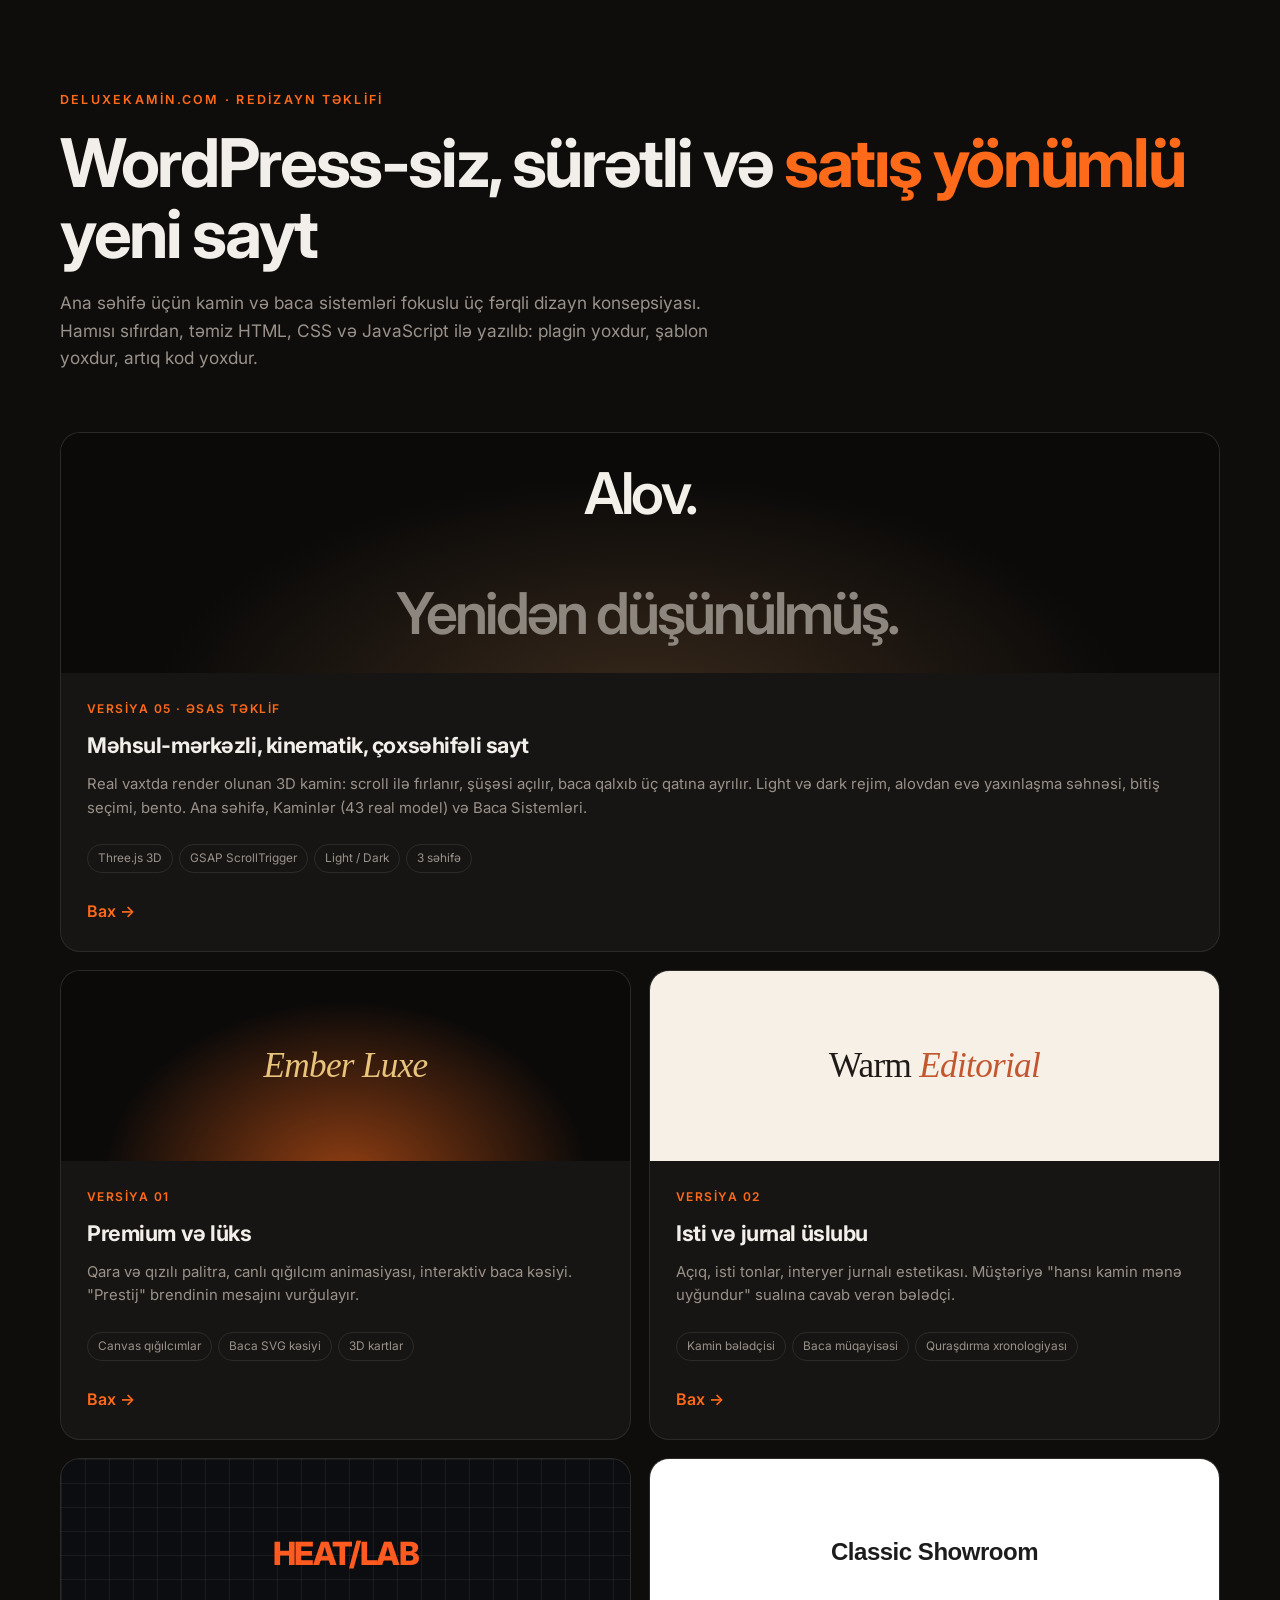
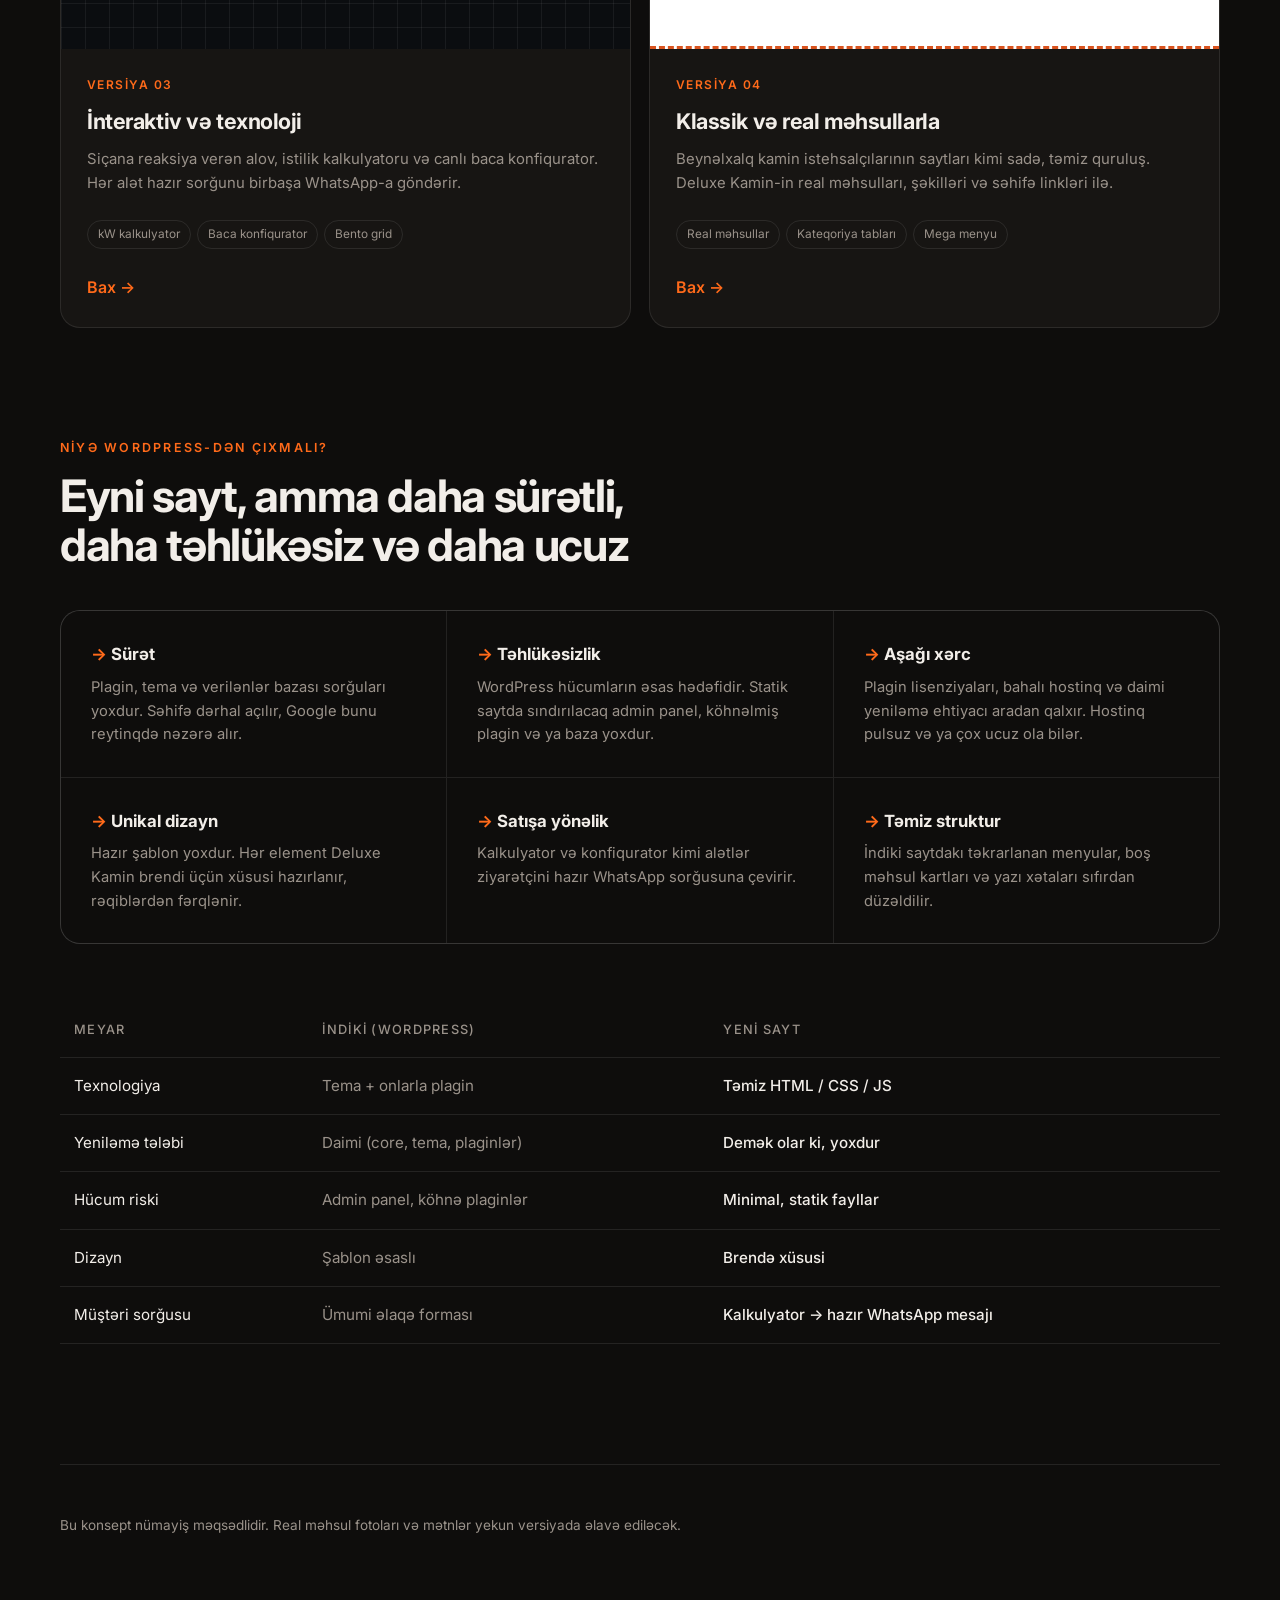
<file: versiyalar.html>
<!DOCTYPE html>
<html lang="az">
<head>
  <meta charset="UTF-8">
  <meta name="viewport" content="width=device-width, initial-scale=1.0">
  <title>Deluxe Kamin — Redizayn Təklifi</title>
  <link rel="preconnect" href="https://fonts.googleapis.com">
  <link rel="preconnect" href="https://fonts.gstatic.com" crossorigin>
  <link href="https://fonts.googleapis.com/css2?family=Inter:wght@400;500;600;700&display=swap" rel="stylesheet">
  <style>
    :root { --bg: #0e0d0c; --card: #171513; --line: rgba(255,255,255,.09); --text: #f2eee9; --muted: #9a928a; --fire: #ff6a1a; }
    * { box-sizing: border-box; margin: 0; padding: 0; }
    body { background: var(--bg); color: var(--text); font: 400 1rem/1.6 "Inter", system-ui, sans-serif; -webkit-font-smoothing: antialiased; }
    a { color: inherit; text-decoration: none; }
    .wrap { width: min(1160px, 100% - 40px); margin: 0 auto; }
    header { padding: 90px 0 60px; }
    .eyebrow { color: var(--fire); font-size: .78rem; font-weight: 600; letter-spacing: .18em; text-transform: uppercase; }
    h1 { font-size: clamp(2.2rem, 5.5vw, 4.2rem); line-height: 1.05; letter-spacing: -.035em; margin: 18px 0 20px; font-weight: 700; }
    h1 span { color: var(--fire); }
    .lead { color: var(--muted); max-width: 60ch; font-size: 1.08rem; }
    .versions { display: grid; grid-template-columns: repeat(2, 1fr); gap: 18px; }
    .v5 { grid-column: 1 / -1; }
    .v5 .v__thumb { height: 240px; background: radial-gradient(ellipse at 50% 120%, #3a2a1c, #0b0a09 60%); color: #f3f0ea; font-size: clamp(2rem, 5vw, 3.6rem); font-weight: 600; letter-spacing: -.05em; }
    .v5 .v__thumb em { font-style: normal; color: #8d867e; margin-left: .25em; }
    .v4 .v__thumb { background: #fff; color: #1c1c1c; font-family: Montserrat, Arial, sans-serif; font-size: 1.5rem; border-bottom: 3px dashed #d9531e; }
    .v { display: flex; flex-direction: column; border: 1px solid var(--line); border-radius: 20px; overflow: hidden; background: var(--card); transition: transform .4s cubic-bezier(.2,.7,.2,1), border-color .3s; }
    .v:hover { transform: translateY(-6px); border-color: var(--fire); }
    .v__thumb { height: 190px; position: relative; display: grid; place-items: center; font-weight: 700; font-size: 1.6rem; letter-spacing: -.02em; }
    .v1 .v__thumb { background: radial-gradient(ellipse at 50% 110%, rgba(255,106,26,.55), transparent 60%), #0c0a09; color: #e8c47c; font-family: Georgia, serif; font-style: italic; font-weight: 400; font-size: 2.2rem; }
    .v2 .v__thumb { background: #f6f0e7; color: #1f1a17; font-family: Georgia, serif; font-weight: 400; font-size: 2.2rem; }
    .v2 .v__thumb i { color: #c2562e; }
    .v3 .v__thumb { background: linear-gradient(rgba(255,255,255,.06) 1px, transparent 1px) 0 0/100% 24px, linear-gradient(90deg, rgba(255,255,255,.06) 1px, transparent 1px) 0 0/24px 100%, #0b0d10; color: #ff5a1f; font-size: 2rem; font-weight: 800; letter-spacing: -.05em; }
    .v__body { padding: 26px; display: flex; flex-direction: column; gap: 10px; flex: 1; }
    .v__body small { color: var(--fire); font-weight: 600; font-size: .75rem; letter-spacing: .12em; }
    .v__body h2 { font-size: 1.35rem; letter-spacing: -.02em; }
    .v__body p { color: var(--muted); font-size: .93rem; }
    .v__body ul { list-style: none; display: flex; flex-wrap: wrap; gap: 6px; margin-top: auto; padding-top: 14px; }
    .v__body li { font-size: .74rem; padding: 4px 10px; border: 1px solid var(--line); border-radius: 100px; color: var(--muted); }
    .v__go { margin-top: 16px; font-weight: 600; color: var(--fire); }
    section.why { padding: 110px 0 60px; }
    .why h2 { font-size: clamp(1.8rem, 4vw, 2.8rem); letter-spacing: -.03em; line-height: 1.1; margin: 14px 0 40px; max-width: 22ch; }
    .grid { display: grid; grid-template-columns: repeat(3, 1fr); gap: 1px; background: var(--line); border: 1px solid var(--line); border-radius: 20px; overflow: hidden; }
    .item { background: var(--bg); padding: 30px; }
    .item b { display: block; font-size: 1.05rem; margin-bottom: 8px; }
    .item b::before { content: "→ "; color: var(--fire); }
    .item p { color: var(--muted); font-size: .92rem; }
    .compare { margin-top: 60px; width: 100%; border-collapse: collapse; font-size: .95rem; }
    .compare th, .compare td { text-align: left; padding: 16px 14px; border-bottom: 1px solid var(--line); }
    .compare th { color: var(--muted); font-weight: 500; font-size: .8rem; letter-spacing: .1em; text-transform: uppercase; }
    .compare td:nth-child(2) { color: var(--muted); }
    .compare td:nth-child(3) { color: var(--text); font-weight: 500; }
    .table-wrap { overflow-x: auto; }
    footer { padding: 50px 0 70px; color: var(--muted); font-size: .85rem; border-top: 1px solid var(--line); margin-top: 60px; }
    @media (max-width: 900px) { .versions, .grid { grid-template-columns: 1fr; } }
  </style>
</head>
<body>
  <div class="wrap">
    <header>
      <p class="eyebrow">deluxekamin.com · Redizayn təklifi</p>
      <h1>WordPress-siz, sürətli və <span>satış yönümlü</span> yeni sayt</h1>
      <p class="lead">Ana səhifə üçün kamin və baca sistemləri fokuslu üç fərqli dizayn konsepsiyası. Hamısı sıfırdan, təmiz HTML, CSS və JavaScript ilə yazılıb: plagin yoxdur, şablon yoxdur, artıq kod yoxdur.</p>
    </header>

    <div class="versions">
      <a href="version5/index.html" class="v v5">
        <div class="v__thumb">Alov. <em>Yenidən düşünülmüş.</em></div>
        <div class="v__body">
          <small>VERSİYA 05 · ƏSAS TƏKLİF</small>
          <h2>Məhsul-mərkəzli, kinematik, çoxsəhifəli sayt</h2>
          <p>Real vaxtda render olunan 3D kamin: scroll ilə fırlanır, şüşəsi açılır, baca qalxıb üç qatına ayrılır. Light və dark rejim, alovdan evə yaxınlaşma səhnəsi, bitiş seçimi, bento. Ana səhifə, Kaminlər (43 real model) və Baca Sistemləri.</p>
          <ul><li>Three.js 3D</li><li>GSAP ScrollTrigger</li><li>Light / Dark</li><li>3 səhifə</li></ul>
          <span class="v__go">Bax →</span>
        </div>
      </a>
      <a href="version1/index.html" class="v v1">
        <div class="v__thumb">Ember Luxe</div>
        <div class="v__body">
          <small>VERSİYA 01</small>
          <h2>Premium və lüks</h2>
          <p>Qara və qızılı palitra, canlı qığılcım animasiyası, interaktiv baca kəsiyi. "Prestij" brendinin mesajını vurğulayır.</p>
          <ul><li>Canvas qığılcımlar</li><li>Baca SVG kəsiyi</li><li>3D kartlar</li></ul>
          <span class="v__go">Bax →</span>
        </div>
      </a>
      <a href="version2/index.html" class="v v2">
        <div class="v__thumb"><span>Warm <i>Editorial</i></span></div>
        <div class="v__body">
          <small>VERSİYA 02</small>
          <h2>Isti və jurnal üslubu</h2>
          <p>Açıq, isti tonlar, interyer jurnalı estetikası. Müştəriyə "hansı kamin mənə uyğundur" sualına cavab verən bələdçi.</p>
          <ul><li>Kamin bələdçisi</li><li>Baca müqayisəsi</li><li>Quraşdırma xronologiyası</li></ul>
          <span class="v__go">Bax →</span>
        </div>
      </a>
      <a href="version3/index.html" class="v v3">
        <div class="v__thumb">HEAT/LAB</div>
        <div class="v__body">
          <small>VERSİYA 03</small>
          <h2>İnteraktiv və texnoloji</h2>
          <p>Siçana reaksiya verən alov, istilik kalkulyatoru və canlı baca konfiqurator. Hər alət hazır sorğunu birbaşa WhatsApp-a göndərir.</p>
          <ul><li>kW kalkulyator</li><li>Baca konfiqurator</li><li>Bento grid</li></ul>
          <span class="v__go">Bax →</span>
        </div>
      </a>
      <a href="version4/index.html" class="v v4">
        <div class="v__thumb">Classic Showroom</div>
        <div class="v__body">
          <small>VERSİYA 04</small>
          <h2>Klassik və real məhsullarla</h2>
          <p>Beynəlxalq kamin istehsalçılarının saytları kimi sadə, təmiz quruluş. Deluxe Kamin-in real məhsulları, şəkilləri və səhifə linkləri ilə.</p>
          <ul><li>Real məhsullar</li><li>Kateqoriya tabları</li><li>Mega menyu</li></ul>
          <span class="v__go">Bax →</span>
        </div>
      </a>
    </div>

    <section class="why">
      <p class="eyebrow">Niyə WordPress-dən çıxmalı?</p>
      <h2>Eyni sayt, amma daha sürətli, daha təhlükəsiz və daha ucuz</h2>
      <div class="grid">
        <div class="item"><b>Sürət</b><p>Plagin, tema və verilənlər bazası sorğuları yoxdur. Səhifə dərhal açılır, Google bunu reytinqdə nəzərə alır.</p></div>
        <div class="item"><b>Təhlükəsizlik</b><p>WordPress hücumların əsas hədəfidir. Statik saytda sındırılacaq admin panel, köhnəlmiş plagin və ya baza yoxdur.</p></div>
        <div class="item"><b>Aşağı xərc</b><p>Plagin lisenziyaları, bahalı hostinq və daimi yeniləmə ehtiyacı aradan qalxır. Hostinq pulsuz və ya çox ucuz ola bilər.</p></div>
        <div class="item"><b>Unikal dizayn</b><p>Hazır şablon yoxdur. Hər element Deluxe Kamin brendi üçün xüsusi hazırlanır, rəqiblərdən fərqlənir.</p></div>
        <div class="item"><b>Satışa yönəlik</b><p>Kalkulyator və konfiqurator kimi alətlər ziyarətçini hazır WhatsApp sorğusuna çevirir.</p></div>
        <div class="item"><b>Təmiz struktur</b><p>İndiki saytdakı təkrarlanan menyular, boş məhsul kartları və yazı xətaları sıfırdan düzəldilir.</p></div>
      </div>

      <div class="table-wrap">
        <table class="compare">
          <thead><tr><th>Meyar</th><th>İndiki (WordPress)</th><th>Yeni sayt</th></tr></thead>
          <tbody>
            <tr><td>Texnologiya</td><td>Tema + onlarla plagin</td><td>Təmiz HTML / CSS / JS</td></tr>
            <tr><td>Yeniləmə tələbi</td><td>Daimi (core, tema, plaginlər)</td><td>Demək olar ki, yoxdur</td></tr>
            <tr><td>Hücum riski</td><td>Admin panel, köhnə plaginlər</td><td>Minimal, statik fayllar</td></tr>
            <tr><td>Dizayn</td><td>Şablon əsaslı</td><td>Brendə xüsusi</td></tr>
            <tr><td>Müştəri sorğusu</td><td>Ümumi əlaqə forması</td><td>Kalkulyator → hazır WhatsApp mesajı</td></tr>
          </tbody>
        </table>
      </div>
    </section>

    <footer>Bu konsept nümayiş məqsədlidir. Real məhsul fotoları və mətnlər yekun versiyada əlavə ediləcək.</footer>
  </div>
</body>
</html>
</file>
<file: version1/style.css>
/* ===== Deluxe Kamin — Version 1 "Ember Luxe" ===== */
:root {
  --bg: #0c0a09;
  --bg-2: #14100d;
  --surface: #1b1612;
  --line: rgba(232, 196, 124, .16);
  --gold: #e8c47c;
  --gold-2: #c9a45c;
  --ember: #ff6a1a;
  --text: #f3ede4;
  --muted: #a39a8f;
  --serif: "Cormorant Garamond", Georgia, serif;
  --sans: "Inter", system-ui, sans-serif;
  --radius: 18px;
  --ease: cubic-bezier(.2, .7, .2, 1);
}

*, *::before, *::after { box-sizing: border-box; margin: 0; padding: 0; }
html { scroll-behavior: smooth; }
body { background: var(--bg); color: var(--text); font-family: var(--sans); font-weight: 300; line-height: 1.65; overflow-x: hidden; -webkit-font-smoothing: antialiased; }
a { color: inherit; text-decoration: none; }
ul, ol { list-style: none; }
img, svg { display: block; }
.container { width: min(1200px, 100% - 40px); margin-inline: auto; }

/* ---------- Typography ---------- */
.eyebrow { font-size: .75rem; letter-spacing: .28em; text-transform: uppercase; color: var(--gold); margin-bottom: 18px; }
.section__title, .hero__title { font-family: var(--serif); font-weight: 400; line-height: 1.02; letter-spacing: -.01em; }
.section__title { font-size: clamp(2.3rem, 5vw, 4rem); }
em { font-style: italic; color: var(--gold); }
.section__lead { color: var(--muted); max-width: 52ch; margin-top: 18px; font-size: 1.05rem; }

/* ---------- Buttons ---------- */
.btn { display: inline-flex; align-items: center; gap: 8px; padding: 15px 30px; border-radius: 100px; font-size: .9rem; font-weight: 500; letter-spacing: .02em; transition: .4s var(--ease); cursor: pointer; border: 1px solid transparent; font-family: inherit; }
.btn--gold { background: linear-gradient(135deg, var(--gold), var(--gold-2)); color: #1a1208; box-shadow: 0 10px 40px -10px rgba(232, 196, 124, .5); }
.btn--gold:hover { transform: translateY(-2px); box-shadow: 0 16px 50px -10px rgba(255, 106, 26, .6); }
.btn--line { border-color: var(--line); color: var(--text); }
.btn--line:hover { border-color: var(--gold); color: var(--gold); }
.btn--ghost { border-color: var(--line); padding: 10px 20px; font-size: .82rem; }
.btn--ghost:hover { background: var(--gold); color: #1a1208; }

/* ---------- Header ---------- */
.header { position: fixed; inset: 0 0 auto; z-index: 50; padding: 22px 0; transition: .4s var(--ease); }
.header.is-scrolled { padding: 12px 0; background: rgba(12, 10, 9, .75); backdrop-filter: blur(14px); border-bottom: 1px solid var(--line); }
.header__inner { display: flex; align-items: center; gap: 40px; }
.logo { display: flex; align-items: center; gap: 10px; }
.logo__mark { width: 26px; height: 32px; }
.logo__text { display: flex; flex-direction: column; line-height: 1; }
.logo__text b { font-family: var(--serif); font-size: 1.45rem; font-weight: 600; letter-spacing: .12em; }
.logo__text small { font-size: .6rem; letter-spacing: .5em; color: var(--gold); margin-top: 3px; }
.nav { display: flex; gap: 32px; margin-left: auto; font-size: .88rem; }
.nav a { position: relative; color: var(--muted); transition: color .3s; }
.nav a::after { content: ""; position: absolute; left: 0; bottom: -6px; width: 0; height: 1px; background: var(--gold); transition: width .4s var(--ease); }
.nav a:hover { color: var(--text); }
.nav a:hover::after { width: 100%; }
.burger { display: none; background: none; border: 0; width: 34px; height: 34px; cursor: pointer; flex-direction: column; justify-content: center; gap: 7px; }
.burger span { display: block; height: 1px; background: var(--text); transition: .3s; }

/* ---------- Hero ---------- */
.hero { position: relative; min-height: 100svh; display: flex; flex-direction: column; justify-content: center; overflow: hidden; padding: 140px 0 60px; }
.hero__canvas { position: absolute; inset: 0; width: 100%; height: 100%; }
.hero__glow { position: absolute; left: 50%; bottom: -40%; width: 140vw; height: 90vh; transform: translateX(-50%); background: radial-gradient(ellipse at center, rgba(255, 106, 26, .35), rgba(255, 106, 26, .08) 40%, transparent 70%); animation: breathe 6s ease-in-out infinite; pointer-events: none; }
@keyframes breathe { 50% { opacity: .65; transform: translateX(-50%) scale(1.05); } }
.hero__inner { position: relative; z-index: 2; }
.hero__title { font-size: clamp(3.6rem, 11vw, 9.5rem); margin-bottom: 28px; }
.hero__title em { background: linear-gradient(90deg, var(--gold), var(--ember)); -webkit-background-clip: text; background-clip: text; color: transparent; padding-right: .1em; }
.hero__lead { max-width: 46ch; color: var(--muted); font-size: 1.1rem; }
.hero__actions { display: flex; gap: 14px; margin-top: 40px; flex-wrap: wrap; }
.hero__stats { position: relative; z-index: 2; display: flex; gap: 60px; margin-top: 80px; padding-top: 30px; border-top: 1px solid var(--line); }
.stat b { display: block; font-family: var(--serif); font-size: 3rem; font-weight: 400; color: var(--gold); line-height: 1; }
.stat b::after { content: "+"; font-size: .6em; vertical-align: top; }
.stat:last-child b::after { content: ""; }
.stat span { font-size: .8rem; color: var(--muted); letter-spacing: .08em; }
.scroll-hint { position: absolute; z-index: 2; right: 40px; bottom: 50px; width: 24px; height: 40px; border: 1px solid var(--line); border-radius: 20px; }
.scroll-hint span { position: absolute; left: 50%; top: 8px; width: 3px; height: 8px; margin-left: -1.5px; background: var(--gold); border-radius: 3px; animation: scroll 2s infinite; }
@keyframes scroll { to { transform: translateY(14px); opacity: 0; } }

/* ---------- Sections ---------- */
.section { padding: 140px 0; position: relative; }
.section--tight { padding: 100px 0; }
.section--dark { background: var(--bg-2); border-block: 1px solid var(--line); }
.section__head { margin-bottom: 70px; }
.section__head--row { display: flex; justify-content: space-between; align-items: end; gap: 30px; flex-wrap: wrap; }

/* ---------- Kamin cards ---------- */
.cards { display: grid; grid-template-columns: repeat(3, 1fr); gap: 24px; }
.card { background: var(--surface); border: 1px solid var(--line); border-radius: var(--radius); overflow: hidden; transition: transform .6s var(--ease), border-color .4s, box-shadow .6s; transform-style: preserve-3d; }
.card:hover { border-color: rgba(232, 196, 124, .45); box-shadow: 0 30px 80px -30px hsla(var(--hue), 100%, 50%, .45); }
.card__visual { position: relative; height: 240px; background: radial-gradient(ellipse at 50% 100%, hsla(var(--hue), 90%, 45%, .45), transparent 65%), linear-gradient(180deg, #120e0b, #1e1712); display: grid; place-items: end center; overflow: hidden; }
.card__visual--marble { background: radial-gradient(ellipse at 50% 100%, hsla(var(--hue), 90%, 45%, .4), transparent 60%), repeating-linear-gradient(115deg, #221c17 0 22px, #2a231d 22px 24px, #1d1813 24px 60px); }
.card__num { position: absolute; top: 18px; left: 22px; font-family: var(--serif); font-size: 1rem; color: var(--gold); letter-spacing: .1em; }
.card__body { padding: 28px; }
.card__body h3 { font-family: var(--serif); font-size: 1.9rem; font-weight: 500; margin-bottom: 10px; }
.card__body p { color: var(--muted); font-size: .93rem; }
.tags { display: flex; flex-wrap: wrap; gap: 8px; margin-top: 20px; }
.tags li { font-size: .72rem; letter-spacing: .06em; padding: 5px 12px; border: 1px solid var(--line); border-radius: 100px; color: var(--gold); }

/* CSS flame */
.flame { position: relative; width: 80px; height: 120px; margin-bottom: 26px; filter: blur(1px); transition: transform .6s var(--ease); }
.card:hover .flame { transform: scale(1.18); }
.flame i { position: absolute; bottom: 0; left: 50%; border-radius: 50% 50% 20% 20% / 60% 60% 40% 40%; transform-origin: 50% 100%; animation: flick 1.6s ease-in-out infinite alternate; mix-blend-mode: screen; }
.flame i:nth-child(1) { width: 70px; height: 110px; margin-left: -35px; background: radial-gradient(ellipse at 50% 85%, #ff4d00, rgba(255, 77, 0, .2) 60%, transparent 72%); }
.flame i:nth-child(2) { width: 46px; height: 80px; margin-left: -23px; background: radial-gradient(ellipse at 50% 85%, #ffb347, rgba(255, 140, 0, .3) 60%, transparent 72%); animation-duration: 1.2s; animation-delay: -.4s; }
.flame i:nth-child(3) { width: 24px; height: 46px; margin-left: -12px; background: radial-gradient(ellipse at 50% 85%, #fff4d6, rgba(255, 220, 150, .4) 60%, transparent 75%); animation-duration: .9s; }
.flame--blue i:nth-child(1) { background: radial-gradient(ellipse at 50% 85%, #ff7a1a, rgba(255, 90, 0, .2) 60%, transparent 72%); }
.flame--blue i:nth-child(3) { background: radial-gradient(ellipse at 50% 90%, #6aa8ff, rgba(80, 140, 255, .4) 50%, transparent 75%); }
.flame--big { transform: scale(1.25); }
.card:hover .flame--big { transform: scale(1.45); }
.flame--thin i:nth-child(1) { width: 140px; height: 70px; margin-left: -70px; }
.flame--thin i:nth-child(2) { width: 100px; height: 54px; margin-left: -50px; }
.flame--thin i:nth-child(3) { width: 60px; height: 30px; margin-left: -30px; }
@keyframes flick {
  0% { transform: scaleY(1) skewX(0); }
  33% { transform: scaleY(1.08) skewX(2deg); }
  66% { transform: scaleY(.94) skewX(-3deg); }
  100% { transform: scaleY(1.12) skewX(1deg); }
}
.logs { position: absolute; bottom: 18px; width: 110px; height: 14px; background: linear-gradient(90deg, #3b2416, #5a3820, #3b2416); border-radius: 8px; box-shadow: 0 -2px 10px rgba(255, 106, 26, .5); }
.logs::after { content: ""; position: absolute; inset: -8px 20px 8px; background: inherit; border-radius: 8px; transform: rotate(-10deg); }

/* ---------- Baca ---------- */
.baca { display: grid; grid-template-columns: 1fr 1fr; gap: 80px; align-items: center; }
.tabs { display: inline-flex; padding: 5px; margin: 40px 0 28px; border: 1px solid var(--line); border-radius: 100px; }
.tab { background: none; border: 0; color: var(--muted); font: 500 .88rem var(--sans); padding: 11px 24px; border-radius: 100px; cursor: pointer; transition: .4s var(--ease); }
.tab.is-active { background: var(--gold); color: #1a1208; }
.tab-panel { display: none; animation: fadeUp .6s var(--ease); }
.tab-panel.is-active { display: block; }
.tab-panel > p { color: var(--muted); max-width: 50ch; }
@keyframes fadeUp { from { opacity: 0; transform: translateY(14px); } }
.specs { display: grid; grid-template-columns: repeat(3, 1fr); gap: 16px; margin-top: 30px; }
.specs li { padding: 20px; border: 1px solid var(--line); border-radius: 14px; }
.specs b { display: block; font-family: var(--serif); font-size: 1.6rem; font-weight: 500; color: var(--gold); }
.specs span { font-size: .78rem; color: var(--muted); }

.chimney { width: 100%; max-width: 480px; margin-inline: auto; overflow: visible;
  --c-outer: #6b6259; --c-insul: #d9b45a; --c-liner: #b5532c; }
.chimney.is-steel { --c-outer: #8f969c; --c-insul: #d9b45a; --c-liner: #d7dde2; }
.house-line { fill: none; stroke: rgba(232, 196, 124, .35); stroke-width: 1.5; }
.house-line--soft { stroke-dasharray: 4 6; }
.ch-outer, .ch-insul, .ch-liner { transition: fill .8s var(--ease); }
.ch-outer { fill: var(--c-outer); }
.ch-insul { fill: var(--c-insul); opacity: .85; }
.ch-liner { fill: var(--c-liner); }
.ch-cap { fill: #2a2420; stroke: var(--gold); stroke-width: 1; }
.fp-body { fill: #2a221c; stroke: var(--gold-2); }
.fp-opening { fill: #0a0705; }
.fp-fire ellipse { fill: var(--ember); filter: blur(3px); transform-origin: 50% 100%; transform-box: fill-box; animation: flick 1s ease-in-out infinite alternate; }
.fp-fire ellipse:nth-child(2) { fill: #ffb347; animation-delay: -.3s; }
.smoke circle { fill: rgba(220, 210, 200, .28); animation: smoke 4s linear infinite; transform-box: fill-box; transform-origin: center; }
.smoke circle:nth-child(2) { animation-delay: -1s; }
.smoke circle:nth-child(3) { animation-delay: -2s; }
.smoke circle:nth-child(4) { animation-delay: -3s; }
@keyframes smoke { 0% { transform: translate(0, 0) scale(.6); opacity: 0; } 15% { opacity: 1; } 100% { transform: translate(40px, -90px) scale(3); opacity: 0; } }
.labels line { stroke: var(--gold); stroke-width: 1; stroke-dasharray: 3 3; }
.labels circle { fill: var(--gold); }
.labels text { fill: var(--text); font: 400 13px var(--sans); }

/* ---------- Band ---------- */
.band { background: linear-gradient(90deg, rgba(255, 106, 26, .12), rgba(232, 196, 124, .06)); border-bottom: 1px solid var(--line); }
.band__inner { display: flex; justify-content: space-between; align-items: center; gap: 40px; padding: 50px 0; flex-wrap: wrap; }
.band h3 { font-family: var(--serif); font-size: 2rem; font-weight: 400; }
.band .eyebrow { margin-bottom: 6px; }
.band__list { display: flex; gap: 30px; flex-wrap: wrap; font-size: .9rem; color: var(--muted); }
.band__list li::before { content: "◆"; color: var(--ember); font-size: .6rem; margin-right: 10px; vertical-align: middle; }

/* ---------- Marquee ---------- */
.marquee { overflow: hidden; border-block: 1px solid var(--line); padding: 34px 0; mask-image: linear-gradient(90deg, transparent, #000 12%, #000 88%, transparent); }
.marquee__track { display: flex; gap: 70px; width: max-content; animation: marquee 40s linear infinite; }
.marquee:hover .marquee__track { animation-play-state: paused; }
.marquee__track span { font-family: var(--serif); font-size: 2.4rem; color: var(--muted); white-space: nowrap; transition: color .3s; }
.marquee__track span:hover { color: var(--gold); }
@keyframes marquee { to { transform: translateX(-50%); } }

/* ---------- Steps ---------- */
.steps { display: grid; grid-template-columns: repeat(4, 1fr); gap: 0; border-top: 1px solid var(--line); }
.step { padding: 40px 30px 40px 0; border-right: 1px solid var(--line); }
.step + .step { padding-left: 30px; }
.step:last-child { border-right: 0; }
.step span { font-family: var(--serif); font-size: 3.6rem; color: transparent; -webkit-text-stroke: 1px var(--gold); line-height: 1; }
.step h4 { font-family: var(--serif); font-size: 1.6rem; font-weight: 500; margin: 20px 0 8px; }
.step p { color: var(--muted); font-size: .92rem; }
.values { display: flex; flex-wrap: wrap; justify-content: center; gap: 14px 40px; margin-top: 90px; font-family: var(--serif); font-style: italic; font-size: clamp(1.4rem, 3vw, 2.2rem); color: var(--muted); }
.values p:nth-child(odd) { color: var(--gold); }

/* ---------- Posts ---------- */
.posts { display: grid; grid-template-columns: repeat(3, 1fr); gap: 24px; }
.post { padding: 34px; border: 1px solid var(--line); border-radius: var(--radius); transition: .5s var(--ease); background: var(--bg); }
.post:hover { transform: translateY(-6px); border-color: var(--gold); }
.post span { font-size: .72rem; letter-spacing: .2em; text-transform: uppercase; color: var(--ember); }
.post h4 { font-family: var(--serif); font-size: 1.7rem; font-weight: 500; line-height: 1.15; margin: 16px 0 12px; }
.post p { color: var(--muted); font-size: .92rem; }

/* ---------- Contact ---------- */
.contact { background: radial-gradient(ellipse at 80% 100%, rgba(255, 106, 26, .18), transparent 60%); }
.contact__inner { display: grid; grid-template-columns: 1.1fr 1fr; gap: 80px; align-items: center; }
.contact__links { display: flex; flex-direction: column; gap: 6px; margin-top: 36px; font-family: var(--serif); font-size: 2.2rem; }
.contact__links a:hover { color: var(--gold); }
.form { display: grid; gap: 18px; padding: 40px; background: var(--surface); border: 1px solid var(--line); border-radius: 24px; }
.form label { display: grid; gap: 8px; font-size: .78rem; letter-spacing: .1em; text-transform: uppercase; color: var(--muted); }
.form input, .form select { background: transparent; border: 0; border-bottom: 1px solid var(--line); color: var(--text); font: 400 1.05rem var(--sans); padding: 10px 0; outline: none; transition: border-color .3s; }
.form input:focus, .form select:focus { border-color: var(--gold); }
.form select option { background: var(--surface); }
.form .btn { justify-content: center; margin-top: 10px; }

/* ---------- Footer ---------- */
.footer { border-top: 1px solid var(--line); padding: 34px 0; font-size: .82rem; color: var(--muted); }
.footer__inner { display: flex; justify-content: space-between; gap: 20px; flex-wrap: wrap; }
.footer nav { display: flex; gap: 26px; }
.footer a:hover { color: var(--gold); }

.wa { position: fixed; right: 24px; bottom: 24px; z-index: 60; width: 58px; height: 58px; border-radius: 50%; background: #25d366; display: grid; place-items: center; box-shadow: 0 10px 30px rgba(37, 211, 102, .4); transition: transform .3s; }
.wa:hover { transform: scale(1.1); }
.wa svg { width: 28px; fill: #fff; }

/* ---------- Reveal ---------- */
.reveal { opacity: 0; transform: translateY(40px); transition: opacity 1s var(--ease), transform 1s var(--ease); }
.reveal.is-visible { opacity: 1; transform: none; }
.card.is-visible { transition: transform .35s var(--ease), border-color .4s, box-shadow .6s; transition-delay: 0s !important; }

/* ---------- Responsive ---------- */
@media (max-width: 1000px) {
  .cards, .posts { grid-template-columns: repeat(2, 1fr); }
  .baca, .contact__inner { grid-template-columns: 1fr; gap: 60px; }
  .steps { grid-template-columns: repeat(2, 1fr); }
  .step:nth-child(2) { border-right: 0; }
  .step:nth-child(3) { padding-left: 0; }
}
@media (max-width: 760px) {
  .nav { position: fixed; inset: 0; flex-direction: column; justify-content: center; align-items: center; gap: 28px; background: var(--bg); font-size: 1.5rem; font-family: var(--serif); transform: translateY(-100%); transition: transform .6s var(--ease); }
  .nav.is-open { transform: none; }
  .burger { display: flex; margin-left: auto; z-index: 2; }
  .header__cta { display: none; }
  .cards, .posts, .steps, .specs { grid-template-columns: 1fr; }
  .step, .step + .step { padding: 30px 0; border-right: 0; border-bottom: 1px solid var(--line); }
  .hero__stats { gap: 30px; }
  .stat b { font-size: 2.2rem; }
  .section { padding: 90px 0; }
  .scroll-hint { display: none; }
  .form { padding: 28px; }
}
@media (prefers-reduced-motion: reduce) {
  *, *::before, *::after { animation: none !important; transition: none !important; }
  .reveal { opacity: 1; transform: none; }
}
</file>
<file: version2/style.css>
/* ===== Deluxe Kamin — Version 2 "Warm Editorial" ===== */
:root {
  --bg: #f6f0e7;
  --sand: #ece2d3;
  --ink: #1f1a17;
  --ink-2: #4a413a;
  --muted: #8a7e72;
  --terra: #c2562e;
  --terra-2: #a8441f;
  --sage: #6b7b62;
  --line: rgba(31, 26, 23, .14);
  --serif: "Fraunces", Georgia, serif;
  --sans: "Inter Tight", "Inter", system-ui, sans-serif;
  --ease: cubic-bezier(.22, .8, .24, 1);
}
*, *::before, *::after { box-sizing: border-box; margin: 0; padding: 0; }
html { scroll-behavior: smooth; }
body { background: var(--bg); color: var(--ink); font: 400 1rem/1.6 var(--sans); overflow-x: hidden; -webkit-font-smoothing: antialiased; }
a { color: inherit; text-decoration: none; }
ul, ol { list-style: none; }
i { font-style: italic; }
.wrap { width: min(1280px, 100% - 48px); margin-inline: auto; }

/* ---------- Type ---------- */
.kicker { font-size: .78rem; font-weight: 600; letter-spacing: .14em; text-transform: uppercase; color: var(--terra); margin-bottom: 20px; display: flex; align-items: center; gap: 12px; }
.kicker::before { content: ""; width: 28px; height: 1px; background: currentColor; }
.kicker--light { color: #f0b89a; }
.h2 { font-family: var(--serif); font-weight: 300; font-size: clamp(2.4rem, 5.4vw, 4.6rem); line-height: 1.02; letter-spacing: -.025em; }
.h2 i, .h3 i, .hero__title i { color: var(--terra); font-weight: 300; }
.h3 { font-family: var(--serif); font-weight: 300; font-size: clamp(2rem, 3.6vw, 3rem); line-height: 1.05; letter-spacing: -.02em; }

/* ---------- Buttons ---------- */
.btn { display: inline-flex; align-items: center; justify-content: center; gap: 8px; padding: 14px 26px; border-radius: 4px; font: 500 .92rem var(--sans); border: 0; cursor: pointer; transition: .35s var(--ease); }
.btn--dark { background: var(--ink); color: var(--bg); }
.btn--dark:hover { background: var(--terra); }
.btn--terra { background: var(--terra); color: #fff; }
.btn--terra:hover { background: var(--terra-2); transform: translateY(-2px); }
.link-arrow { font-weight: 500; border-bottom: 1px solid var(--ink); padding-bottom: 3px; transition: .3s; }
.link-arrow::after { content: " →"; transition: margin .3s; }
.link-arrow:hover { color: var(--terra); border-color: var(--terra); }
.link-arrow:hover::after { margin-left: 6px; }

/* ---------- Top & header ---------- */
.topbar { background: var(--ink); color: #d9cfc3; font-size: .78rem; }
.topbar__inner { display: flex; justify-content: space-between; padding: 9px 0; gap: 20px; }
.topbar a:hover { color: #fff; }
.header { position: sticky; top: 0; z-index: 40; background: rgba(246, 240, 231, .85); backdrop-filter: blur(12px); border-bottom: 1px solid transparent; transition: border-color .3s; }
.header.is-scrolled { border-color: var(--line); }
.header__inner { display: flex; align-items: center; gap: 40px; padding: 18px 0; }
.logo { font-family: var(--serif); font-size: 1.6rem; font-weight: 600; letter-spacing: -.02em; }
.logo i { font-weight: 300; color: var(--terra); margin-left: 4px; }
.nav { display: flex; gap: 34px; margin: 0 auto; font-size: .95rem; }
.nav a { position: relative; padding: 4px 0; }
.nav a::after { content: ""; position: absolute; left: 0; right: 100%; bottom: 0; height: 1px; background: var(--terra); transition: right .4s var(--ease); }
.nav a:hover::after { right: 0; }
.burger { display: none; background: none; border: 1px solid var(--ink); padding: 8px 14px; font: 500 .85rem var(--sans); cursor: pointer; border-radius: 4px; }

/* ---------- Hero ---------- */
.hero { display: grid; grid-template-columns: 1.15fr 1fr; gap: 60px; align-items: center; padding: 70px 0 90px; }
.hero__title { font-family: var(--serif); font-weight: 300; font-size: clamp(3.4rem, 8.4vw, 7.6rem); line-height: .95; letter-spacing: -.04em; }
.hero__lead { font-size: 1.12rem; color: var(--ink-2); max-width: 44ch; margin-top: 32px; }
.hero__actions { display: flex; align-items: center; gap: 30px; margin-top: 40px; flex-wrap: wrap; }

.hero__art { position: relative; justify-self: center; width: min(460px, 100%); }
.arch { position: relative; aspect-ratio: 4 / 5.2; border-radius: 999px 999px 8px 8px; overflow: hidden; background: #2a1f19; box-shadow: 0 40px 80px -40px rgba(60, 30, 10, .6); }
.arch__wall { position: absolute; inset: 0; background: radial-gradient(ellipse 70% 50% at 50% 78%, rgba(255, 140, 60, .55), transparent 70%), linear-gradient(180deg, #3b2c23, #2a1f19 60%); animation: glow 3s ease-in-out infinite alternate; }
@keyframes glow { to { filter: brightness(1.15); } }
.arch__floor { position: absolute; left: 0; right: 0; bottom: 0; height: 14%; background: linear-gradient(180deg, #4a372b, #2f231c); }
.arch__floor::before { content: ""; position: absolute; left: 15%; right: 15%; top: 0; height: 60%; background: radial-gradient(ellipse at 50% 0, rgba(255, 150, 70, .5), transparent 70%); }
.fireplace { position: absolute; left: 50%; bottom: 14%; width: 74%; transform: translateX(-50%); }
.fireplace__mantel { height: 16px; margin: 0 -6%; background: #e8dccb; border-radius: 2px; box-shadow: 0 4px 0 #cbbca6; }
.fireplace__box { position: relative; height: 0; padding-bottom: 66%; background: #e8dccb; }
.fireplace__box::before { content: ""; position: absolute; left: 12%; right: 12%; top: 14%; bottom: 0; background: radial-gradient(ellipse at 50% 100%, #3a1a0a, #0d0806 70%); border-radius: 120px 120px 0 0; }
.fire { position: absolute; left: 50%; bottom: 10%; width: 46%; height: 62%; transform: translateX(-50%); filter: blur(1.5px); }
.fire span { position: absolute; bottom: 0; border-radius: 50% 50% 20% 20% / 65% 65% 35% 35%; transform-origin: 50% 100%; mix-blend-mode: screen; animation: flick 1.4s ease-in-out infinite alternate; }
.fire span:nth-child(1) { left: 0; width: 50%; height: 70%; background: radial-gradient(ellipse at 50% 85%, #ff5a1a, transparent 70%); }
.fire span:nth-child(2) { right: 0; width: 50%; height: 75%; background: radial-gradient(ellipse at 50% 85%, #ff6a1a, transparent 70%); animation-delay: -.5s; }
.fire span:nth-child(3) { left: 20%; width: 60%; height: 100%; background: radial-gradient(ellipse at 50% 85%, #ff8a2a, transparent 70%); animation-duration: 1.1s; }
.fire span:nth-child(4) { left: 30%; width: 40%; height: 70%; background: radial-gradient(ellipse at 50% 85%, #ffc46b, transparent 70%); animation-duration: .9s; animation-delay: -.2s; }
.fire span:nth-child(5) { left: 40%; width: 20%; height: 38%; background: radial-gradient(ellipse at 50% 85%, #fff3d0, transparent 70%); animation-duration: .7s; }
@keyframes flick { 0% { transform: scaleY(1) skewX(0); } 40% { transform: scaleY(1.1) skewX(3deg); } 70% { transform: scaleY(.92) skewX(-2deg); } 100% { transform: scaleY(1.06) skewX(1deg); } }
.wood { position: absolute; left: 50%; bottom: 5%; width: 50%; height: 9%; transform: translateX(-50%); background: linear-gradient(90deg, #4b2c18, #6b4226, #4b2c18); border-radius: 10px; box-shadow: 0 -3px 12px rgba(255, 110, 40, .7); }
.chip { position: absolute; background: var(--bg); padding: 12px 18px; border-radius: 4px; font-size: .85rem; box-shadow: 0 16px 40px -16px rgba(0, 0, 0, .35); animation: float 5s ease-in-out infinite; }
.chip b { font-family: var(--serif); font-size: 1.5rem; font-weight: 400; color: var(--terra); margin-right: 6px; }
.chip--a { left: -40px; top: 26%; }
.chip--b { right: -30px; bottom: 22%; animation-delay: -2.5s; }
@keyframes float { 50% { transform: translateY(-10px); } }

/* ---------- Ticker ---------- */
.ticker { background: var(--terra); color: #fff; overflow: hidden; padding: 18px 0; }
.ticker__track { display: flex; width: max-content; animation: tick 36s linear infinite; }
.ticker span { font-family: var(--serif); font-style: italic; font-size: 1.5rem; font-weight: 300; padding: 0 28px; white-space: nowrap; }
.ticker span::after { content: "✦"; font-style: normal; font-size: .8rem; margin-left: 56px; opacity: .7; vertical-align: middle; }
@keyframes tick { to { transform: translateX(-50%); } }

/* ---------- Sections ---------- */
.section { padding: 130px 0; }
.section--sand { background: var(--sand); }
.section__head { margin-bottom: 64px; max-width: 900px; }
.section__head--split { display: flex; justify-content: space-between; align-items: end; gap: 40px; max-width: none; flex-wrap: wrap; }
.section__head--split p { max-width: 38ch; color: var(--ink-2); }

/* ---------- Selector ---------- */
.selector { display: grid; grid-template-columns: 340px 1fr; border-top: 1px solid var(--ink); }
.selector__list { display: flex; flex-direction: column; border-right: 1px solid var(--line); }
.sel { display: flex; align-items: baseline; gap: 20px; background: none; border: 0; border-bottom: 1px solid var(--line); padding: 26px 20px 26px 0; text-align: left; font: 300 2.2rem var(--serif); letter-spacing: -.02em; color: var(--muted); cursor: pointer; transition: .4s var(--ease); }
.sel span { font: 500 .78rem var(--sans); letter-spacing: .1em; }
.sel:hover { color: var(--ink); padding-left: 10px; }
.sel.is-active { color: var(--ink); padding-left: 10px; }
.sel.is-active span { color: var(--terra); }
.sel.is-active::after { content: "→"; margin-left: auto; color: var(--terra); font-family: var(--sans); font-size: 1.3rem; }
.selector__panel { padding: 30px 0 30px 60px; }
.selector__panel.swap > * { animation: swap .6s var(--ease) both; }
.selector__panel.swap > *:nth-child(2) { animation-delay: .05s; }
.selector__panel.swap > *:nth-child(3) { animation-delay: .1s; }
.selector__panel.swap > *:nth-child(4) { animation-delay: .15s; }
@keyframes swap { from { opacity: 0; transform: translateY(12px); } }
.panel__top { display: flex; align-items: center; gap: 20px; flex-wrap: wrap; margin-bottom: 18px; }
.panel__top h3 { font: 400 2.6rem/1.05 var(--serif); letter-spacing: -.02em; }
.badge { font-size: .78rem; font-weight: 600; padding: 6px 12px; border-radius: 100px; background: rgba(107, 123, 98, .16); color: var(--sage); }
.badge.is-req { background: rgba(194, 86, 46, .14); color: var(--terra); }
#fDesc { font-size: 1.08rem; color: var(--ink-2); max-width: 58ch; }
.panel__ideal { margin-top: 14px; color: var(--ink-2); }
.bars { display: grid; grid-template-columns: 1fr 1fr; gap: 22px 40px; margin: 36px 0; }
.bar__label { display: flex; justify-content: space-between; font-size: .85rem; margin-bottom: 8px; }
.bar__track { height: 4px; background: var(--line); border-radius: 4px; overflow: hidden; }
.bar__fill { height: 100%; width: 0; background: var(--terra); border-radius: 4px; transition: width 1s var(--ease); }
.panel__brands { display: flex; gap: 10px; flex-wrap: wrap; }
.panel__brands span { font-family: var(--serif); font-size: 1.15rem; padding: 6px 16px; border: 1px solid var(--line); border-radius: 100px; }

/* ---------- Collection ---------- */
.collection { display: grid; grid-template-columns: repeat(3, 1fr); grid-auto-rows: 280px; gap: 18px; }
.tile { position: relative; overflow: hidden; border-radius: 6px; background: var(--c); color: #fff; display: flex; align-items: flex-end; padding: 30px; isolation: isolate; }
.tile--lg { grid-row: span 2; }
.tile--wide { grid-column: span 2; }
.tile__art { position: absolute; inset: 0; z-index: -1; transition: transform 1.2s var(--ease); }
.tile:hover .tile__art { transform: scale(1.06); }
.tile__txt span { font-size: .78rem; letter-spacing: .12em; text-transform: uppercase; opacity: .8; }
.tile__txt h3 { font: 300 2.1rem/1.05 var(--serif); letter-spacing: -.02em; margin-top: 6px; }
.tile__txt h3::after { content: " →"; font-family: var(--sans); font-size: 1.2rem; opacity: 0; transition: .4s; }
.tile:hover .tile__txt h3::after { opacity: 1; }
.tile__txt--dark { color: var(--ink); }
/* illustrated tile art (pure CSS) */
.tile__art--hanging::before { content: ""; position: absolute; left: 50%; top: 0; width: 6px; height: 34%; background: #8a7a6c; transform: translateX(-50%); }
.tile__art--hanging::after { content: ""; position: absolute; left: 50%; top: 34%; width: 180px; height: 200px; transform: translateX(-50%); background: radial-gradient(ellipse 40% 30% at 50% 70%, #ff8a3a, transparent 70%), #1a1310; border-radius: 50% 50% 46% 46% / 40% 40% 60% 60%; box-shadow: inset 0 0 0 6px #3c2f27, 0 30px 80px rgba(255, 120, 40, .35); }
.tile__art--classic { background: radial-gradient(ellipse 30% 22% at 70% 62%, #ffcf8a, transparent 70%); }
.tile__art--classic::after { content: ""; position: absolute; right: 12%; top: 22%; width: 42%; height: 52%; border: 10px solid rgba(255, 255, 255, .85); border-bottom: 0; border-radius: 4px 4px 0 0; box-shadow: inset 0 -30px 40px rgba(255, 180, 90, .6); }
.tile__art--garden { background: radial-gradient(circle at 75% 30%, rgba(255, 255, 255, .25) 0 40px, transparent 41px), radial-gradient(ellipse 28% 18% at 70% 78%, #ffb067, transparent 70%); }
.tile__art--garden::after { content: ""; position: absolute; right: 14%; bottom: 18%; width: 34%; height: 18%; background: #4a5642; border-radius: 50%; box-shadow: 0 -16px 40px rgba(255, 150, 60, .5); }
.tile__art--marble { background: repeating-linear-gradient(118deg, transparent 0 40px, rgba(120, 100, 80, .12) 40px 42px, transparent 42px 90px), repeating-linear-gradient(64deg, transparent 0 70px, rgba(120, 100, 80, .1) 70px 71px, transparent 71px 140px), linear-gradient(120deg, #efe6d9, #d8cbb8); }
.tile__art--marble::after { content: ""; position: absolute; right: 8%; top: 18%; width: 30%; height: 64%; border: 16px solid #f7f1e8; border-bottom: 0; box-shadow: 0 10px 30px rgba(0, 0, 0, .1), inset 0 -20px 30px rgba(255, 140, 60, .5); background: #2b1f18; }

/* ---------- Baca compare ---------- */
.compare { display: grid; grid-template-columns: 1fr 1fr; gap: 24px; }
.cmp { padding: 48px; border: 1px solid var(--line); border-radius: 6px; background: #fbf7f1; transition: .5s var(--ease); }
.cmp:hover { transform: translateY(-6px); box-shadow: 0 30px 60px -30px rgba(60, 30, 10, .3); }
.cmp--alt { background: var(--ink); color: var(--bg); }
.cmp h3 { font: 400 2rem/1.1 var(--serif); letter-spacing: -.02em; margin: 30px 0 14px; }
.cmp > p { color: var(--ink-2); }
.cmp--alt > p { color: #c9bfb3; }
.cmp ul { margin: 28px 0; display: grid; gap: 12px; }
.cmp li { display: flex; gap: 12px; font-size: .95rem; }
.cmp li::before { content: "✓"; color: var(--terra); font-weight: 600; }
.cmp__brands { padding-top: 22px; border-top: 1px solid var(--line); font-family: var(--serif); font-style: italic; font-size: 1.15rem; color: var(--terra); }
.cmp--alt .cmp__brands { border-color: rgba(255, 255, 255, .15); color: #f0b89a; }
.cmp__icon { width: 74px; height: 74px; border-radius: 50%; display: grid; place-items: center; }
.cmp__icon--ceramic { background: conic-gradient(from 0deg, #9c8f84 0 100%); box-shadow: inset 0 0 0 12px #9c8f84, inset 0 0 0 20px #d9b45a, inset 0 0 0 30px #b5532c; }
.cmp__icon--steel { background: #1f1a17; box-shadow: inset 0 0 0 10px #b8c0c6, inset 0 0 0 18px #d9b45a, inset 0 0 0 24px #e3e8ec; }

/* ---------- Process ---------- */
.process { display: grid; grid-template-columns: 1fr 1.3fr; gap: 80px; margin-top: 120px; }
.process__sticky { position: sticky; top: 140px; align-self: start; }
.process__meter { width: 100%; max-width: 280px; height: 2px; background: var(--line); margin-top: 40px; }
.process__meter span { display: block; height: 100%; width: 0; background: var(--terra); transition: width .3s; }
.pstep { display: flex; gap: 30px; padding: 40px 0; border-bottom: 1px solid var(--line); opacity: .35; transition: opacity .5s var(--ease); }
.pstep.is-on { opacity: 1; }
.pstep b { font: 300 3rem/1 var(--serif); color: var(--terra); min-width: 70px; }
.pstep h4 { font: 400 1.6rem var(--serif); margin-bottom: 8px; }
.pstep p { color: var(--ink-2); }

/* ---------- Mission ---------- */
.mission { background: var(--ink); color: var(--bg); padding: 140px 0; text-align: center; }
.mission .kicker { justify-content: center; }
.mission blockquote { font: 300 clamp(1.8rem, 4vw, 3.4rem)/1.2 var(--serif); letter-spacing: -.02em; max-width: 24ch; margin: 0 auto; }
.mission__values { display: flex; justify-content: center; flex-wrap: wrap; gap: 12px; margin-top: 50px; }
.mission__values span { padding: 8px 18px; border: 1px solid rgba(255, 255, 255, .2); border-radius: 100px; font-size: .88rem; color: #d9cfc3; transition: .3s; }
.mission__values span:hover { background: var(--terra); border-color: var(--terra); color: #fff; }

/* ---------- Brands ---------- */
.brands { display: grid; grid-template-columns: repeat(6, 1fr); border-top: 1px solid var(--line); border-left: 1px solid var(--line); }
.brands span { display: grid; place-items: center; aspect-ratio: 16 / 9; border-right: 1px solid var(--line); border-bottom: 1px solid var(--line); font: 400 1.3rem var(--serif); color: var(--ink-2); transition: .35s var(--ease); text-align: center; padding: 10px; }
.brands span:hover { background: var(--terra); color: #fff; }
.brands__more { font-family: var(--sans) !important; font-size: .9rem !important; color: var(--terra) !important; }
.brands__more:hover { color: #fff !important; }

/* ---------- Journal ---------- */
.journal { display: grid; grid-template-columns: repeat(3, 1fr); gap: 30px; }
.entry span { display: block; font-size: .8rem; color: var(--muted); margin: 22px 0 8px; }
.entry h3 { font: 400 1.7rem/1.15 var(--serif); letter-spacing: -.015em; transition: color .3s; }
.entry:hover h3 { color: var(--terra); }
.entry__art { aspect-ratio: 4 / 3; border-radius: 6px; overflow: hidden; transition: transform .8s var(--ease); }
.entry:hover .entry__art { transform: scale(.98); }
.entry__art--1 { background: linear-gradient(90deg, transparent 44%, #7a6d62 44% 56%, transparent 56%), radial-gradient(ellipse 30% 20% at 50% 100%, #ff8a3a, transparent), #d8cbb8; }
.entry__art--2 { background: radial-gradient(ellipse 36% 14% at 50% 62%, #ffb067, transparent 70%), linear-gradient(180deg, transparent 62%, #6b7b62 62% 70%, transparent 70%), #ece2d3; filter: saturate(1.1); }
.entry__art--3 { background: linear-gradient(180deg, transparent 30%, #1f1a17 30% 70%, transparent 70%), radial-gradient(ellipse 40% 15% at 50% 58%, #ff6a1a, transparent 70%), #c2562e; }

/* ---------- Contact ---------- */
.contact { background: var(--terra); color: #fff; padding: 120px 0; }
.contact__inner { display: grid; grid-template-columns: 1.1fr 1fr; gap: 80px; align-items: start; }
.contact .h2 i { color: #ffd8c2; }
.contact__lead { margin-top: 24px; max-width: 46ch; color: #ffe6d8; }
.contact__phones { display: grid; gap: 6px; margin-top: 36px; font: 300 1.8rem var(--serif); }
.contact__phones a:hover { text-decoration: underline; text-underline-offset: 6px; }
.form { display: grid; gap: 16px; background: var(--bg); color: var(--ink); padding: 40px; border-radius: 6px; }
.form input, .form textarea { width: 100%; border: 0; border-bottom: 1px solid var(--line); background: transparent; padding: 14px 0; font: 400 1rem var(--sans); color: var(--ink); outline: none; resize: vertical; transition: border-color .3s; }
.form input:focus, .form textarea:focus { border-color: var(--terra); }
.chips { display: flex; flex-wrap: wrap; gap: 8px; padding: 6px 0; }
.chips input { position: absolute; opacity: 0; pointer-events: none; }
.chips span { display: inline-block; padding: 8px 16px; border: 1px solid var(--line); border-radius: 100px; font-size: .88rem; cursor: pointer; transition: .25s; }
.chips input:checked + span { background: var(--ink); color: var(--bg); border-color: var(--ink); }
.chips input:focus-visible + span { outline: 2px solid var(--terra); outline-offset: 2px; }

/* ---------- Footer ---------- */
.footer { display: flex; justify-content: space-between; align-items: center; gap: 24px; padding: 40px 0; font-size: .88rem; color: var(--muted); flex-wrap: wrap; }
.footer nav { display: flex; gap: 26px; }
.footer nav a:hover { color: var(--terra); }

/* ---------- Animations ---------- */
.fade { opacity: 0; transform: translateY(30px); transition: opacity .9s var(--ease), transform .9s var(--ease); }
.fade.is-in { opacity: 1; transform: none; }

/* ---------- Responsive ---------- */
@media (max-width: 1024px) {
  .hero, .contact__inner, .process { grid-template-columns: 1fr; }
  .process__sticky { position: static; }
  .selector { grid-template-columns: 1fr; }
  .selector__list { flex-direction: row; overflow-x: auto; border-right: 0; }
  .sel { font-size: 1.5rem; padding: 18px 24px 18px 0; white-space: nowrap; }
  .sel.is-active::after { display: none; }
  .selector__panel { padding: 40px 0 0; }
  .brands { grid-template-columns: repeat(3, 1fr); }
  .chip--a { left: -10px; } .chip--b { right: -10px; }
}
@media (max-width: 760px) {
  .topbar__inner span:first-child { display: none; }
  .nav { position: fixed; top: 0; right: 0; bottom: 0; width: 80%; flex-direction: column; justify-content: center; padding: 40px; gap: 26px; background: var(--bg); font: 300 2rem var(--serif); transform: translateX(100%); transition: transform .5s var(--ease); box-shadow: -20px 0 60px rgba(0, 0, 0, .15); }
  .nav.is-open { transform: none; }
  .header .btn--dark { display: none; }
  .burger { display: block; margin-left: auto; position: relative; z-index: 2; }
  .collection { grid-template-columns: 1fr; grid-auto-rows: 240px; }
  .tile--lg { grid-row: span 1; } .tile--wide { grid-column: span 1; }
  .compare, .journal, .bars { grid-template-columns: 1fr; }
  .cmp { padding: 32px; }
  .section { padding: 90px 0; }
  .brands { grid-template-columns: repeat(2, 1fr); }
  .form { padding: 28px; }
}
@media (prefers-reduced-motion: reduce) {
  *, *::before, *::after { animation: none !important; transition: none !important; }
  .fade { opacity: 1; transform: none; }
}
</file>
<file: version3/style.css>
/* ===== Deluxe Kamin — Version 3 "Heat Lab" ===== */
:root {
  --bg: #0b0d10;
  --panel: #12161b;
  --panel-2: #181d23;
  --line: rgba(255, 255, 255, .08);
  --line-2: rgba(255, 255, 255, .16);
  --text: #eef1f4;
  --muted: #8b939c;
  --fire: #ff5a1f;
  --fire-2: #ffb020;
  --display: "Unbounded", system-ui, sans-serif;
  --sans: "Inter", system-ui, sans-serif;
  --mono: "JetBrains Mono", ui-monospace, monospace;
  --ease: cubic-bezier(.16, 1, .3, 1);
  --pad: clamp(20px, 4vw, 56px);
}
*, *::before, *::after { box-sizing: border-box; margin: 0; padding: 0; }
html { scroll-behavior: smooth; }
body { background: var(--bg); color: var(--text); font: 400 1rem/1.6 var(--sans); overflow-x: hidden; -webkit-font-smoothing: antialiased; }
a { color: inherit; text-decoration: none; }
button { font: inherit; color: inherit; }
.mono { font-family: var(--mono); letter-spacing: .04em; }
.fire-text { background: linear-gradient(90deg, var(--fire), var(--fire-2)); -webkit-background-clip: text; background-clip: text; color: transparent; }
.h2 { font-family: var(--display); font-weight: 600; font-size: clamp(2.2rem, 6vw, 5rem); line-height: 1; letter-spacing: -.035em; text-transform: uppercase; }

/* ---------- Header ---------- */
.hdr { position: fixed; top: 16px; left: 50%; transform: translateX(-50%); z-index: 50; width: min(1240px, calc(100% - 32px)); display: flex; align-items: center; gap: 30px; padding: 10px 10px 10px 22px; background: rgba(18, 22, 27, .7); backdrop-filter: blur(16px); border: 1px solid var(--line); border-radius: 100px; }
.brand { font-family: var(--display); font-weight: 800; font-size: .95rem; letter-spacing: .02em; display: flex; align-items: center; gap: 10px; }
.brand b { font-weight: 300; color: var(--muted); }
.brand__dot { width: 10px; height: 10px; border-radius: 50%; background: var(--fire); box-shadow: 0 0 12px var(--fire), 0 0 30px var(--fire); animation: pulse 2s infinite; }
@keyframes pulse { 50% { box-shadow: 0 0 6px var(--fire), 0 0 14px var(--fire); } }
.menu { display: flex; gap: 6px; margin-left: auto; }
.menu a { font-size: .85rem; color: var(--muted); padding: 8px 14px; border-radius: 100px; transition: .3s; }
.menu a:hover { color: var(--text); background: var(--line); }
.pill { display: inline-flex; align-items: center; justify-content: center; gap: 8px; padding: 12px 22px; border-radius: 100px; font-size: .88rem; font-weight: 600; border: 0; cursor: pointer; transition: .35s var(--ease); white-space: nowrap; }
.pill--fire { background: linear-gradient(90deg, var(--fire), #ff7a1f); color: #fff; box-shadow: 0 0 0 0 rgba(255, 90, 31, .5); }
.pill--fire:hover { box-shadow: 0 0 40px 0 rgba(255, 90, 31, .5); transform: translateY(-1px); }
.menu-btn { display: none; background: none; border: 0; width: 42px; height: 42px; cursor: pointer; flex-direction: column; justify-content: center; align-items: center; gap: 5px; }
.menu-btn span { width: 20px; height: 2px; background: var(--text); border-radius: 2px; }

/* ---------- Hero ---------- */
.hero { position: relative; min-height: 100svh; display: flex; align-items: flex-end; overflow: hidden; padding: 140px var(--pad) 60px; }
.hero__fire { position: absolute; inset: 0; width: 100%; height: 100%; }
.hero__grid { position: absolute; inset: 0; background-image: linear-gradient(var(--line) 1px, transparent 1px), linear-gradient(90deg, var(--line) 1px, transparent 1px); background-size: 80px 80px; mask-image: radial-gradient(ellipse at 50% 40%, #000 20%, transparent 75%); pointer-events: none; }
.hero__content { position: relative; z-index: 2; width: 100%; max-width: 1400px; margin: 0 auto; pointer-events: none; }
.hero__content a { pointer-events: auto; }
.hero__meta { display: flex; gap: 24px; font-size: .75rem; color: var(--muted); margin-bottom: 26px; flex-wrap: wrap; }
.hero__meta span::before { content: "● "; color: var(--fire); }
.hero__title { font-family: var(--display); font-weight: 800; font-size: clamp(3.4rem, 14vw, 13rem); line-height: .86; letter-spacing: -.055em; }
.line { display: block; overflow: hidden; animation: rise 1.2s var(--ease) both; }
.line:nth-child(2) { animation-delay: .12s; }
.line:nth-child(3) { animation-delay: .24s; }
@keyframes rise { from { transform: translateY(100%); opacity: 0; } }
.line--stroke { color: transparent; -webkit-text-stroke: 2px var(--text); }
.line--fire { background: linear-gradient(90deg, var(--fire), var(--fire-2), var(--fire)); background-size: 200% 100%; -webkit-background-clip: text; background-clip: text; color: transparent; animation: rise 1.2s var(--ease) .24s both, shift 4s linear infinite; }
@keyframes shift { to { background-position: 200% 0; } }
.hero__bottom { display: flex; justify-content: space-between; align-items: end; gap: 40px; margin-top: 40px; padding-top: 30px; border-top: 1px solid var(--line-2); flex-wrap: wrap; }
.hero__bottom p { max-width: 42ch; color: var(--muted); }
.hero__links { display: flex; gap: 10px; flex-wrap: wrap; }
.qlink { display: flex; align-items: center; gap: 12px; padding: 14px 20px; border: 1px solid var(--line-2); border-radius: 100px; font-size: .9rem; font-weight: 500; background: rgba(11, 13, 16, .5); backdrop-filter: blur(8px); transition: .3s var(--ease); }
.qlink span { font-size: .72rem; color: var(--fire); }
.qlink:hover { border-color: var(--fire); background: rgba(255, 90, 31, .1); }
.hero__hint { position: absolute; right: var(--pad); top: 110px; z-index: 2; font-size: .72rem; color: var(--muted); }

/* ---------- Sections ---------- */
.sec { padding: 130px var(--pad); max-width: 1500px; margin: 0 auto; }
.sec--tight { padding-block: 80px; max-width: none; padding-inline: 0; }
.sec--tight .sec__head { padding-inline: var(--pad); max-width: 1500px; margin-inline: auto; }
.sec--panel { max-width: none; background: var(--panel); border-block: 1px solid var(--line); }
.sec--panel > * { max-width: 1388px; margin-inline: auto; }
.sec__head { margin-bottom: 60px; }
.sec__lead { color: var(--muted); max-width: 54ch; margin-top: 24px; font-size: 1.05rem; }
.tag { display: inline-block; font-size: .75rem; color: var(--fire); margin-bottom: 20px; }

/* ---------- Bento ---------- */
.bento { display: grid; grid-template-columns: repeat(4, 1fr); grid-template-rows: repeat(2, minmax(260px, auto)); gap: 14px; grid-template-areas: "a a b c" "a a d e" ; }
.bx { position: relative; display: flex; flex-direction: column; justify-content: flex-end; gap: 8px; padding: 28px; background: var(--panel); border: 1px solid var(--line); border-radius: 22px; overflow: hidden; isolation: isolate; transition: border-color .4s, transform .5s var(--ease); --mx: 50%; --my: 50%; }
.bx::before { content: ""; position: absolute; inset: 0; z-index: -1; background: radial-gradient(400px circle at var(--mx) var(--my), rgba(255, 90, 31, .18), transparent 50%); opacity: 0; transition: opacity .4s; }
.bx:hover { border-color: rgba(255, 90, 31, .5); }
.bx:hover::before { opacity: 1; }
.bx::after { content: "↗"; position: absolute; top: 22px; right: 24px; font-size: 1.2rem; color: var(--muted); transition: .4s var(--ease); }
.bx:hover::after { color: var(--fire); transform: translate(3px, -3px); }
.bx__n { position: absolute; top: 26px; left: 28px; font-size: .72rem; color: var(--muted); }
.bx h3 { font-family: var(--display); font-weight: 600; font-size: 1.35rem; letter-spacing: -.02em; line-height: 1.1; }
.bx p { color: var(--muted); font-size: .9rem; }
.bx__brands { font-size: .7rem; color: var(--fire); margin-top: 8px; }
.bx--a { grid-area: a; }
.bx--a h3 { font-size: clamp(1.8rem, 3vw, 2.8rem); }
.bx--b { grid-area: b; } .bx--c { grid-area: c; } .bx--d { grid-area: d; } .bx--e { grid-area: e; }
.bx--f { grid-column: 1 / -1; min-height: 180px; background: linear-gradient(110deg, var(--panel) 40%, rgba(255, 90, 31, .12)); }
.bx__art { position: absolute; left: 50%; top: 42%; transform: translate(-50%, -50%); width: 70%; height: 46%; border: 1px solid var(--line-2); border-radius: 14px; background: #07080a; overflow: hidden; display: flex; align-items: flex-end; justify-content: center; gap: 4%; padding-bottom: 6%; box-shadow: 0 0 80px rgba(255, 90, 31, .15); }
.bx__art i { width: 12%; height: 50%; border-radius: 50% 50% 30% 30% / 70% 70% 30% 30%; background: linear-gradient(0deg, var(--fire), var(--fire-2) 60%, transparent); filter: blur(4px); transform-origin: 50% 100%; animation: dance 1.2s ease-in-out infinite alternate; }
.bx__art i:nth-child(2) { animation-delay: -.3s; height: 70%; }
.bx__art i:nth-child(3) { animation-delay: -.6s; height: 85%; }
.bx__art i:nth-child(4) { animation-delay: -.9s; height: 65%; }
.bx__art i:nth-child(5) { animation-delay: -.15s; height: 45%; }
@keyframes dance { to { transform: scaleY(1.3) scaleX(.8) skewX(4deg); opacity: .8; } }

/* ---------- Fields / segmented ---------- */
.field { margin-bottom: 30px; }
.field__top { display: flex; justify-content: space-between; align-items: baseline; margin-bottom: 14px; font-size: .9rem; color: var(--muted); }
.field__top output { color: var(--text); font-size: 1.05rem; }
input[type="range"] { -webkit-appearance: none; appearance: none; width: 100%; height: 6px; border-radius: 6px; background: linear-gradient(90deg, var(--fire) var(--p, 50%), var(--line-2) var(--p, 50%)); outline: none; cursor: pointer; }
input[type="range"]::-webkit-slider-thumb { -webkit-appearance: none; width: 22px; height: 22px; border-radius: 50%; background: #fff; border: 5px solid var(--fire); box-shadow: 0 0 20px rgba(255, 90, 31, .6); transition: transform .2s; }
input[type="range"]::-webkit-slider-thumb:hover { transform: scale(1.15); }
input[type="range"]::-moz-range-thumb { width: 14px; height: 14px; border-radius: 50%; background: #fff; border: 5px solid var(--fire); }
.seg { display: grid; grid-template-columns: repeat(3, 1fr); gap: 4px; padding: 4px; background: var(--bg); border: 1px solid var(--line); border-radius: 14px; }
.seg--4 { grid-template-columns: repeat(4, 1fr); }
#mat, #loc { grid-template-columns: repeat(2, 1fr); }
.seg button { background: none; border: 0; padding: 12px 8px; border-radius: 10px; font-size: .86rem; font-weight: 500; color: var(--muted); cursor: pointer; transition: .3s var(--ease); }
.seg button:hover { color: var(--text); }
.seg button.is-on { background: var(--panel-2); color: var(--text); box-shadow: inset 0 0 0 1px rgba(255, 90, 31, .6), 0 0 20px rgba(255, 90, 31, .15); }

/* ---------- Calculator ---------- */
.calc { display: grid; grid-template-columns: 1fr 1fr; gap: 14px; }
.calc__controls, .calc__result { padding: 40px; border-radius: 22px; border: 1px solid var(--line); background: var(--bg); }
.calc__result { background: radial-gradient(ellipse at 100% 0, rgba(255, 90, 31, .16), transparent 60%), var(--bg); display: flex; flex-direction: column; }
.calc__label { font-size: .72rem; color: var(--muted); }
.calc__value { font-family: var(--display); font-weight: 800; font-size: clamp(4rem, 9vw, 7rem); line-height: 1; letter-spacing: -.05em; margin: 10px 0 20px; }
.calc__value small { font-size: .3em; font-weight: 400; color: var(--fire); margin-left: 10px; letter-spacing: 0; }
.gauge { height: 8px; border-radius: 8px; background: var(--line); overflow: hidden; margin-bottom: 30px; }
.gauge span { display: block; height: 100%; width: 30%; background: linear-gradient(90deg, var(--fire-2), var(--fire), #ff2a1f); border-radius: 8px; transition: width .6s var(--ease); }
.calc__recs { display: flex; flex-wrap: wrap; gap: 8px; margin: 12px 0 24px; }
.calc__recs span { padding: 8px 16px; border-radius: 100px; background: rgba(255, 90, 31, .12); border: 1px solid rgba(255, 90, 31, .35); font-size: .88rem; animation: pop .4s var(--ease); }
@keyframes pop { from { transform: scale(.85); opacity: 0; } }
.calc__note { font-size: .8rem; color: var(--muted); margin-top: auto; margin-bottom: 20px; }
.calc .pill { align-self: flex-start; }

/* ---------- Configurator ---------- */
.cfg { display: grid; grid-template-columns: 1fr 1.1fr; gap: 14px; }
.cfg__controls { padding: 40px; border: 1px solid var(--line); border-radius: 22px; background: var(--panel); }
.cfg__summary { display: grid; gap: 1px; background: var(--line); border: 1px solid var(--line); border-radius: 14px; overflow: hidden; margin: 10px 0 26px; }
.cfg__summary > div { display: flex; justify-content: space-between; align-items: center; gap: 16px; padding: 14px 18px; background: var(--bg); font-size: .92rem; }
.cfg__summary span { font-size: .7rem; color: var(--muted); }
.cfg__summary b { font-weight: 500; text-align: right; }
.cfg__status b { color: #3ddc84; }
.cfg__status.is-warn b { color: var(--fire-2); }
.cfg__stage { position: relative; border: 1px solid var(--line); border-radius: 22px; background: radial-gradient(ellipse at 50% 100%, rgba(255, 90, 31, .12), transparent 60%), linear-gradient(var(--line) 1px, transparent 1px) 0 0 / 100% 28px, var(--bg); display: grid; place-items: center; padding: 30px; min-height: 560px; }
.cfg__svg { width: 100%; max-width: 380px; height: auto; overflow: visible;
  --o: #6b6259; --i: #d9b45a; --l: #b5532c; }
.cfg__svg.is-steel { --o: #9aa3aa; --i: #d9b45a; --l: #e3e8ec; }
.bld { fill: #161b21; stroke: var(--line-2); }
.win { fill: rgba(255, 176, 32, .18); }
.roof { fill: #232a32; }
.fp { fill: #2b2420; stroke: rgba(255, 90, 31, .5); }
.fp-in { fill: #050505; }
.fp-glow { fill: var(--fire); filter: blur(4px); animation: dance 1s ease-in-out infinite alternate; transform-box: fill-box; transform-origin: 50% 100%; }
.pipe { fill: var(--o); transition: opacity .5s; }
.c-outer { fill: var(--o); transition: fill .6s; }
.c-insul { fill: var(--i); opacity: .85; }
.c-liner { fill: var(--l); transition: fill .6s; }
.c-cap { fill: #2a3038; stroke: var(--fire); stroke-width: 1; }
.smoke circle { fill: rgba(220, 225, 230, .25); animation: smoke 3.6s linear infinite; transform-box: fill-box; transform-origin: center; }
.smoke circle:nth-child(2) { animation-delay: -.9s; }
.smoke circle:nth-child(3) { animation-delay: -1.8s; }
.smoke circle:nth-child(4) { animation-delay: -2.7s; }
@keyframes smoke { 0% { transform: translate(0, 0) scale(.5); opacity: 0; } 15% { opacity: 1; } 100% { transform: translate(30px, -80px) scale(3); opacity: 0; } }
.ruler line { stroke: var(--line-2); }
.ruler text { fill: var(--muted); font: 10px var(--mono); }
.marker { stroke: var(--fire); stroke-dasharray: 4 4; }
.marker-txt { fill: var(--fire); font-size: 12px; }
.ground { stroke: var(--line-2); stroke-width: 2; }

/* ---------- Stats ---------- */
.stats { display: grid; grid-template-columns: repeat(4, 1fr); border-block: 1px solid var(--line); }
.stat { padding: 50px var(--pad); border-right: 1px solid var(--line); }
.stat:last-child { border-right: 0; }
.stat b { display: block; font-size: clamp(2.4rem, 5vw, 4rem); font-weight: 500; line-height: 1; letter-spacing: -.04em; }
.stat span { color: var(--muted); font-size: .88rem; }

/* ---------- Brand rails ---------- */
.rail { overflow: hidden; padding: 14px 0; mask-image: linear-gradient(90deg, transparent, #000 10%, #000 90%, transparent); }
.rail__track { display: flex; gap: 14px; width: max-content; animation: rail 45s linear infinite; }
.rail--rev .rail__track { animation-direction: reverse; animation-duration: 38s; }
.rail span { font-family: var(--display); font-weight: 600; font-size: clamp(1.4rem, 3vw, 2.4rem); letter-spacing: -.02em; padding: 18px 34px; border: 1px solid var(--line); border-radius: 100px; color: var(--muted); white-space: nowrap; transition: .3s; }
.rail span:hover { color: var(--text); border-color: var(--fire); }
@keyframes rail { to { transform: translateX(-50%); } }

/* ---------- Rows ---------- */
.rows { border-top: 1px solid var(--line-2); }
.row { position: relative; display: grid; grid-template-columns: 160px 1fr auto; align-items: center; gap: 20px; padding: 34px 0; border-bottom: 1px solid var(--line-2); overflow: hidden; isolation: isolate; }
.row::before { content: ""; position: absolute; inset: 0; z-index: -1; background: linear-gradient(90deg, var(--fire), #ff7a1f); transform: scaleY(0); transform-origin: bottom; transition: transform .5s var(--ease); }
.row:hover::before { transform: scaleY(1); }
.row span { font-size: .75rem; color: var(--fire); transition: color .3s; padding-left: 10px; }
.row h3 { font-family: var(--display); font-weight: 400; font-size: clamp(1.2rem, 2.6vw, 2.2rem); letter-spacing: -.02em; transition: transform .5s var(--ease); }
.row i { font-style: normal; font-size: 1.6rem; padding-right: 20px; transition: transform .5s var(--ease); }
.row:hover span { color: #fff; }
.row:hover h3 { transform: translateX(14px); }
.row:hover i { transform: rotate(-45deg); }

/* ---------- CTA ---------- */
.cta { padding: 140px var(--pad) 80px; text-align: center; background: radial-gradient(ellipse at 50% 100%, rgba(255, 90, 31, .25), transparent 60%); }
.cta__title { font-family: var(--display); font-weight: 800; font-size: clamp(3.4rem, 15vw, 14rem); line-height: .9; letter-spacing: -.06em; }
.cta__grid { display: grid; grid-template-columns: repeat(3, 1fr); gap: 14px; max-width: 1200px; margin: 60px auto 0; }
.cta__grid a { display: flex; flex-direction: column; gap: 8px; padding: 30px; border: 1px solid var(--line-2); border-radius: 22px; font-family: var(--display); font-size: clamp(1.1rem, 2vw, 1.6rem); text-align: left; background: rgba(11, 13, 16, .6); transition: .4s var(--ease); }
.cta__grid a span { font-size: .72rem; color: var(--fire); font-family: var(--mono); }
.cta__grid a:hover { border-color: var(--fire); transform: translateY(-4px); }

.ftr { display: flex; justify-content: space-between; gap: 20px; padding: 30px var(--pad); border-top: 1px solid var(--line); font-size: .75rem; color: var(--muted); flex-wrap: wrap; }
.ftr nav { display: flex; gap: 22px; }
.ftr a:hover { color: var(--fire); }

/* ---------- Reveal ---------- */
.up { opacity: 0; transform: translateY(40px); transition: opacity 1s var(--ease), transform 1s var(--ease), border-color .4s; }
.up.is-in { opacity: 1; transform: none; }

/* ---------- Responsive ---------- */
@media (max-width: 1100px) {
  .bento { grid-template-columns: repeat(2, 1fr); grid-template-areas: "a a" "a a" "b c" "d e"; }
  .calc, .cfg { grid-template-columns: 1fr; }
  .stats { grid-template-columns: repeat(2, 1fr); }
  .stat:nth-child(2) { border-right: 0; }
  .stat:nth-child(-n+2) { border-bottom: 1px solid var(--line); }
}
@media (max-width: 860px) {
  .menu { position: fixed; top: 70px; left: 0; right: 0; flex-direction: column; padding: 14px; background: var(--panel); border: 1px solid var(--line); border-radius: 22px; opacity: 0; pointer-events: none; transform: translateY(-10px); transition: .35s var(--ease); }
  .menu.is-open { opacity: 1; pointer-events: auto; transform: none; }
  .menu a { font-size: 1.05rem; padding: 14px; }
  .menu-btn { display: flex; margin-left: auto; }
  .hdr .pill { display: none; }
  .hero__hint { display: none; }
}
@media (max-width: 640px) {
  .bento { grid-template-columns: 1fr; grid-template-areas: "a" "b" "c" "d" "e"; }
  .bx--a { min-height: 420px; }
  .calc__controls, .calc__result, .cfg__controls { padding: 26px; }
  .cfg__stage { min-height: 440px; padding: 16px; }
  .cta__grid { grid-template-columns: 1fr; }
  .row { grid-template-columns: 1fr auto; }
  .row span { grid-column: 1 / -1; }
  .sec { padding-block: 90px; }
  .line--stroke { -webkit-text-stroke-width: 1.5px; }
}
@media (prefers-reduced-motion: reduce) {
  *, *::before, *::after { animation: none !important; transition: none !important; }
  .up { opacity: 1; transform: none; }
}
</file>
